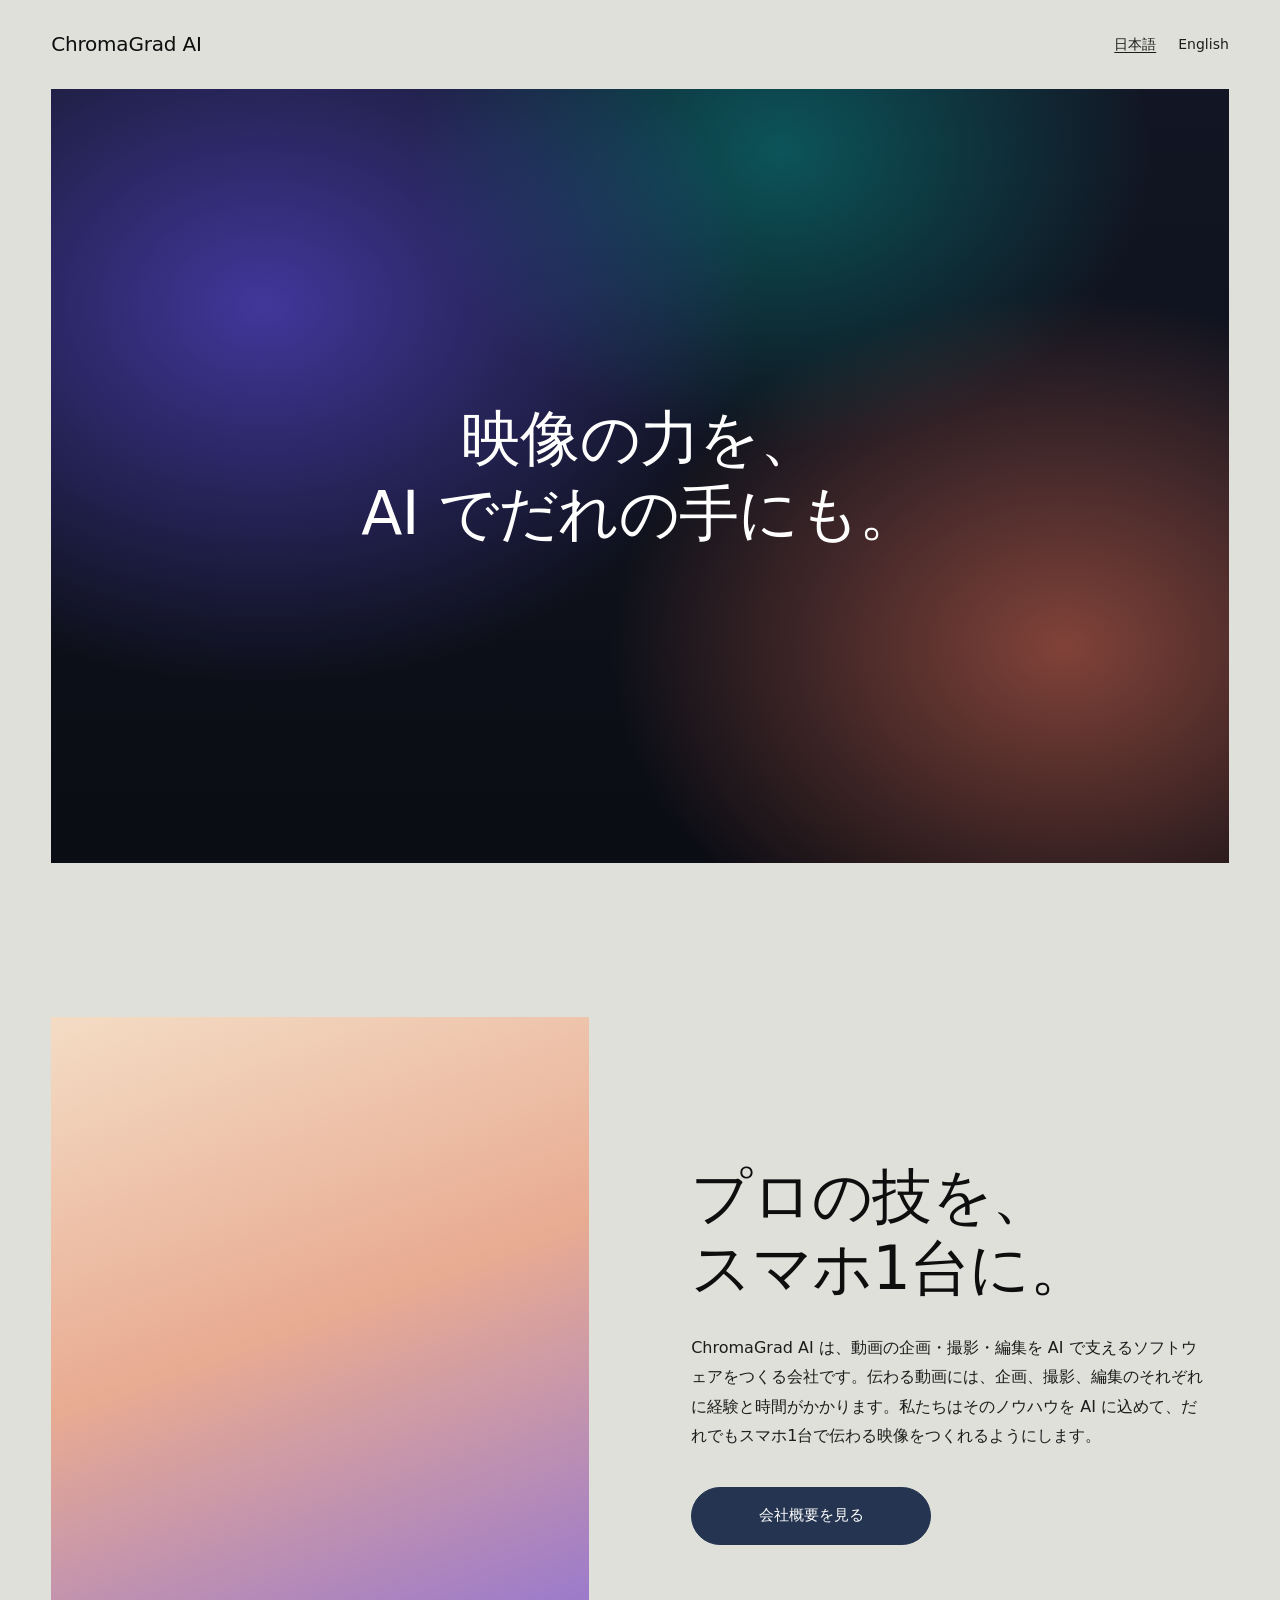
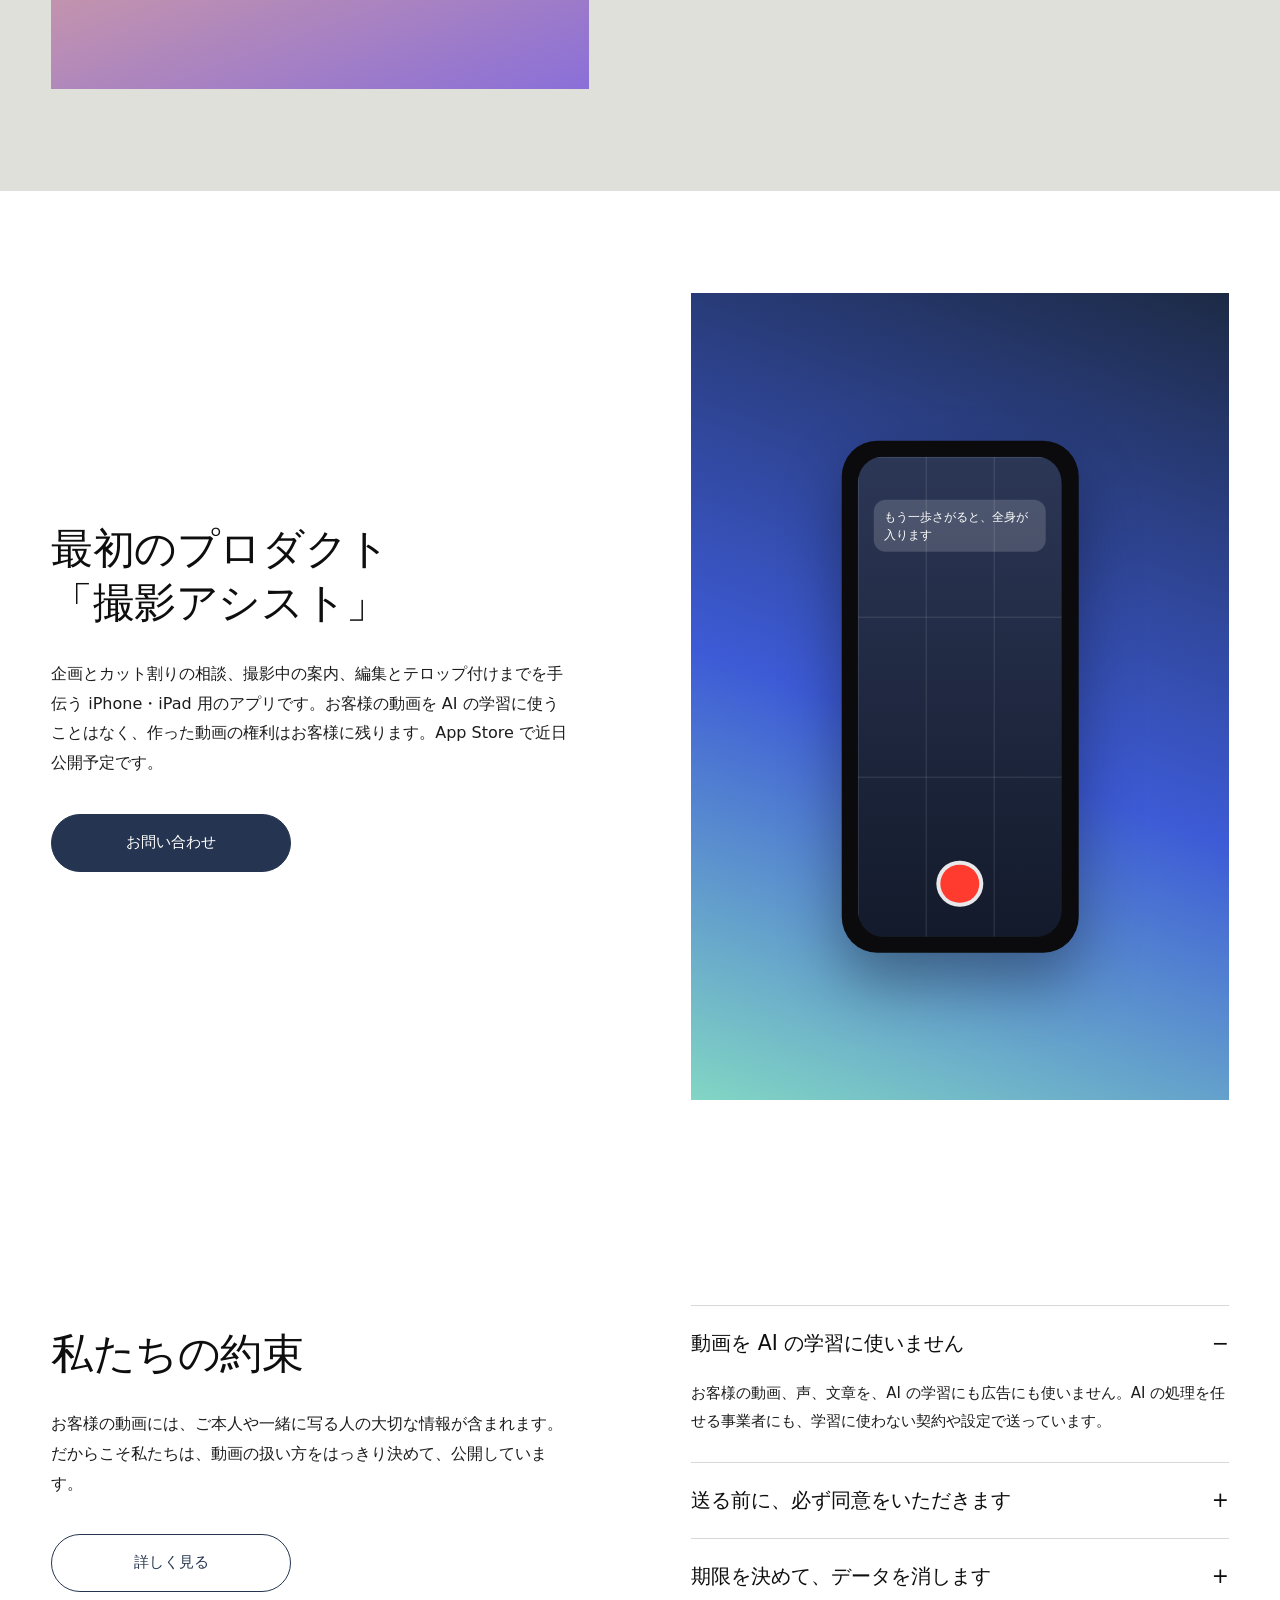
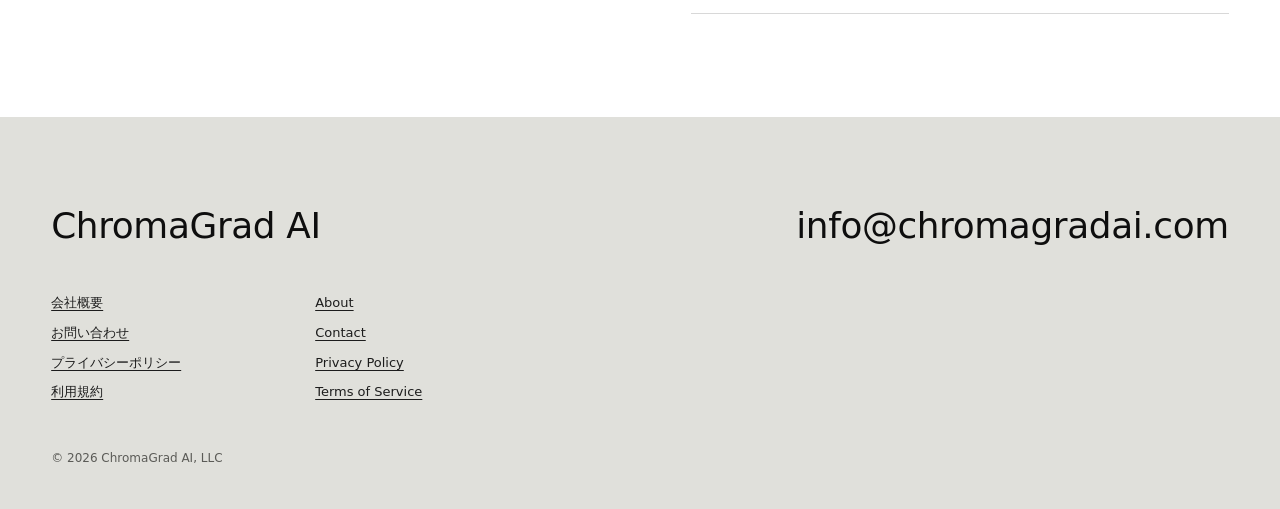
<file: docs/index.html>
<!doctype html>
<html lang="ja">
<head>
<meta charset="utf-8">
<meta name="viewport" content="width=device-width, initial-scale=1">
<title>ChromaGrad AI — 動画の企画・撮影・編集を AI で</title>
<meta name="description" content="ChromaGrad AI は、動画の企画・撮影・編集を AI で支えるソフトウェアをつくる会社です。最初のプロダクトは、iPhone・iPad 用アプリ「撮影アシスト」です。">
<link rel="canonical" href="https://chromagradai.com/">
<link rel="alternate" hreflang="ja" href="https://chromagradai.com/">
<link rel="alternate" hreflang="en" href="https://chromagradai.com/english">
<meta property="og:type" content="website">
<meta property="og:title" content="ChromaGrad AI — 動画の企画・撮影・編集を AI で">
<meta property="og:description" content="ChromaGrad AI は、動画の企画・撮影・編集を AI で支えるソフトウェアをつくる会社です。最初のプロダクトは、iPhone・iPad 用アプリ「撮影アシスト」です。">
<meta property="og:url" content="https://chromagradai.com/">
<meta property="og:locale" content="ja_JP">
<meta name="theme-color" content="#e0e0db">
<link rel="icon" href="assets/favicon.svg" type="image/svg+xml">
<link rel="stylesheet" href="assets/style.css">
</head>
<body>
<a class="skip" href="#main">本文へ移動</a>
<header class="site-header band-greige">
  <a class="logo" href="./">ChromaGrad AI</a>
  <nav class="lang" aria-label="Language"><a href="./" lang="ja" aria-current="true">日本語</a><a href="english" lang="en">English</a></nav>
</header>
<main id="main">
<section class="hero band-greige"><div class="hero-art"><h1>映像の力を、<br>AI でだれの手にも。</h1></div></section>
<section class="split band-greige">
  <div class="art art-warm" aria-hidden="true"></div>
  <div class="copy"><h2 class="display">プロの技を、<br>スマホ1台に。</h2><p>ChromaGrad AI は、動画の企画・撮影・編集を AI で支えるソフトウェアをつくる会社です。伝わる動画には、企画、撮影、編集のそれぞれに経験と時間がかかります。私たちはそのノウハウを AI に込めて、だれでもスマホ1台で伝わる映像をつくれるようにします。</p><a class="btn" href="about">会社概要を見る</a></div>
</section>
<section class="split band-white">
  <div class="copy"><h2 class="h2">最初のプロダクト<br>「撮影アシスト」</h2><p>企画とカット割りの相談、撮影中の案内、編集とテロップ付けまでを手伝う iPhone・iPad 用のアプリです。お客様の動画を AI の学習に使うことはなく、作った動画の権利はお客様に残ります。App Store で近日公開予定です。</p><a class="btn" href="contact">お問い合わせ</a></div>
  <div class="art art-cool art-tall" aria-hidden="true"><div class="phone"><div class="screen"><span class="tip">もう一歩さがると、全身が入ります</span><span class="rec"></span></div></div></div>
</section>
<section class="split band-white">
  <div class="copy"><h2 class="h2">私たちの約束</h2><p>お客様の動画には、ご本人や一緒に写る人の大切な情報が含まれます。だからこそ私たちは、動画の扱い方をはっきり決めて、公開しています。</p><a class="btn btn-outline" href="privacy">詳しく見る</a></div>
  <div class="accordion">
<details open><summary>動画を AI の学習に使いません</summary><p>お客様の動画、声、文章を、AI の学習にも広告にも使いません。AI の処理を任せる事業者にも、学習に使わない契約や設定で送っています。</p></details>
<details><summary>送る前に、必ず同意をいただきます</summary><p>動画を外部の AI に送る前に、アプリの中で同意をいただきます。同意は、いつでも取り消せます。取り消しても、端末の中だけで動く機能はそのまま使えます。</p></details>
<details><summary>期限を決めて、データを消します</summary><p>作品を消すと、サーバーにあるデータも消えます。残ったものも、最後の処理から30日で自動的に消します。作った動画の権利は、お客様に残ります。</p></details>
  </div>
</section>
</main>
<footer class="site-footer band-greige">
  <div class="foot-top"><a class="foot-logo" href="./">ChromaGrad AI</a><a class="foot-mail" href="mailto:info@chromagradai.com">info@chromagradai.com</a></div>
  <div class="foot-links">
    <ul lang="ja"><li><a href="about">会社概要</a></li><li><a href="contact">お問い合わせ</a></li><li><a href="privacy">プライバシーポリシー</a></li><li><a href="terms">利用規約</a></li></ul>
    <ul lang="en"><li><a href="about-en">About</a></li><li><a href="contact-en">Contact</a></li><li><a href="privacy-en">Privacy Policy</a></li><li><a href="terms-en">Terms of Service</a></li></ul>
  </div>
  <p class="copyright">© 2026 ChromaGrad AI, LLC</p>
</footer>
</body>
</html>
</file>
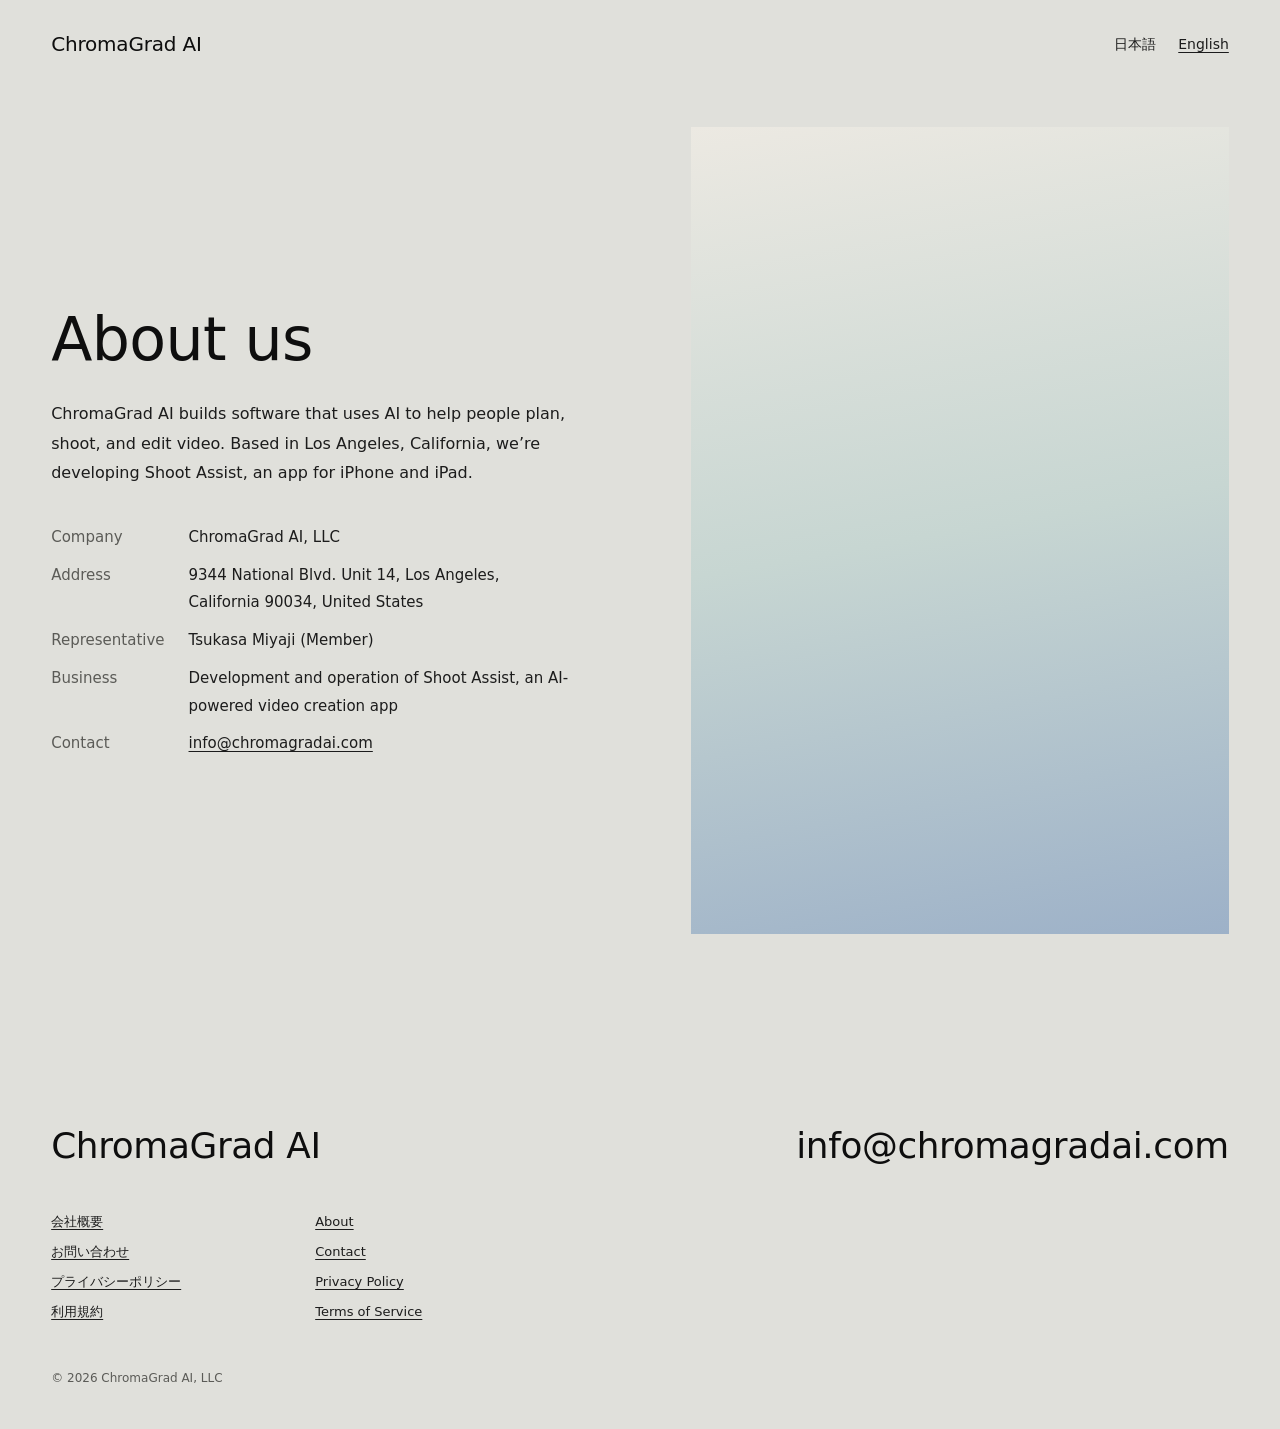
<file: docs/about-en.html>
<!doctype html>
<html lang="en">
<head>
<meta charset="utf-8">
<meta name="viewport" content="width=device-width, initial-scale=1">
<title>About us — ChromaGrad AI</title>
<meta name="description" content="About ChromaGrad AI, LLC. Based in Los Angeles, we build Shoot Assist, an iPhone and iPad app that uses AI to help people plan, shoot, and edit video.">
<link rel="canonical" href="https://chromagradai.com/about-en">
<link rel="alternate" hreflang="ja" href="https://chromagradai.com/about">
<link rel="alternate" hreflang="en" href="https://chromagradai.com/about-en">
<meta property="og:type" content="website">
<meta property="og:title" content="About us — ChromaGrad AI">
<meta property="og:description" content="About ChromaGrad AI, LLC. Based in Los Angeles, we build Shoot Assist, an iPhone and iPad app that uses AI to help people plan, shoot, and edit video.">
<meta property="og:url" content="https://chromagradai.com/about-en">
<meta property="og:locale" content="en_US">
<meta name="theme-color" content="#e0e0db">
<link rel="icon" href="assets/favicon.svg" type="image/svg+xml">
<link rel="stylesheet" href="assets/style.css">
</head>
<body>
<a class="skip" href="#main">Skip to content</a>
<header class="site-header band-greige">
  <a class="logo" href="english">ChromaGrad AI</a>
  <nav class="lang" aria-label="Language"><a href="./" lang="ja">日本語</a><a href="english" lang="en" aria-current="true">English</a></nav>
</header>
<main id="main">
<section class="page band-greige"><div class="split">
  <div class="copy"><h1>About us</h1><p>ChromaGrad AI builds software that uses AI to help people plan, shoot, and edit video. Based in Los Angeles, California, we’re developing Shoot Assist, an app for iPhone and iPad.</p><dl class="info"><dt>Company</dt><dd>ChromaGrad AI, LLC</dd><dt>Address</dt><dd>9344 National Blvd. Unit 14, Los Angeles, California 90034, United States</dd><dt>Representative</dt><dd>Tsukasa Miyaji (Member)</dd><dt>Business</dt><dd>Development and operation of Shoot Assist, an AI-powered video creation app</dd><dt>Contact</dt><dd><a href="mailto:info@chromagradai.com">info@chromagradai.com</a></dd></dl></div>
  <div class="art art-mist art-tall" aria-hidden="true"></div>
</div></section>
</main>
<footer class="site-footer band-greige">
  <div class="foot-top"><a class="foot-logo" href="./">ChromaGrad AI</a><a class="foot-mail" href="mailto:info@chromagradai.com">info@chromagradai.com</a></div>
  <div class="foot-links">
    <ul lang="ja"><li><a href="about">会社概要</a></li><li><a href="contact">お問い合わせ</a></li><li><a href="privacy">プライバシーポリシー</a></li><li><a href="terms">利用規約</a></li></ul>
    <ul lang="en"><li><a href="about-en">About</a></li><li><a href="contact-en">Contact</a></li><li><a href="privacy-en">Privacy Policy</a></li><li><a href="terms-en">Terms of Service</a></li></ul>
  </div>
  <p class="copyright">© 2026 ChromaGrad AI, LLC</p>
</footer>
</body>
</html>
</file>
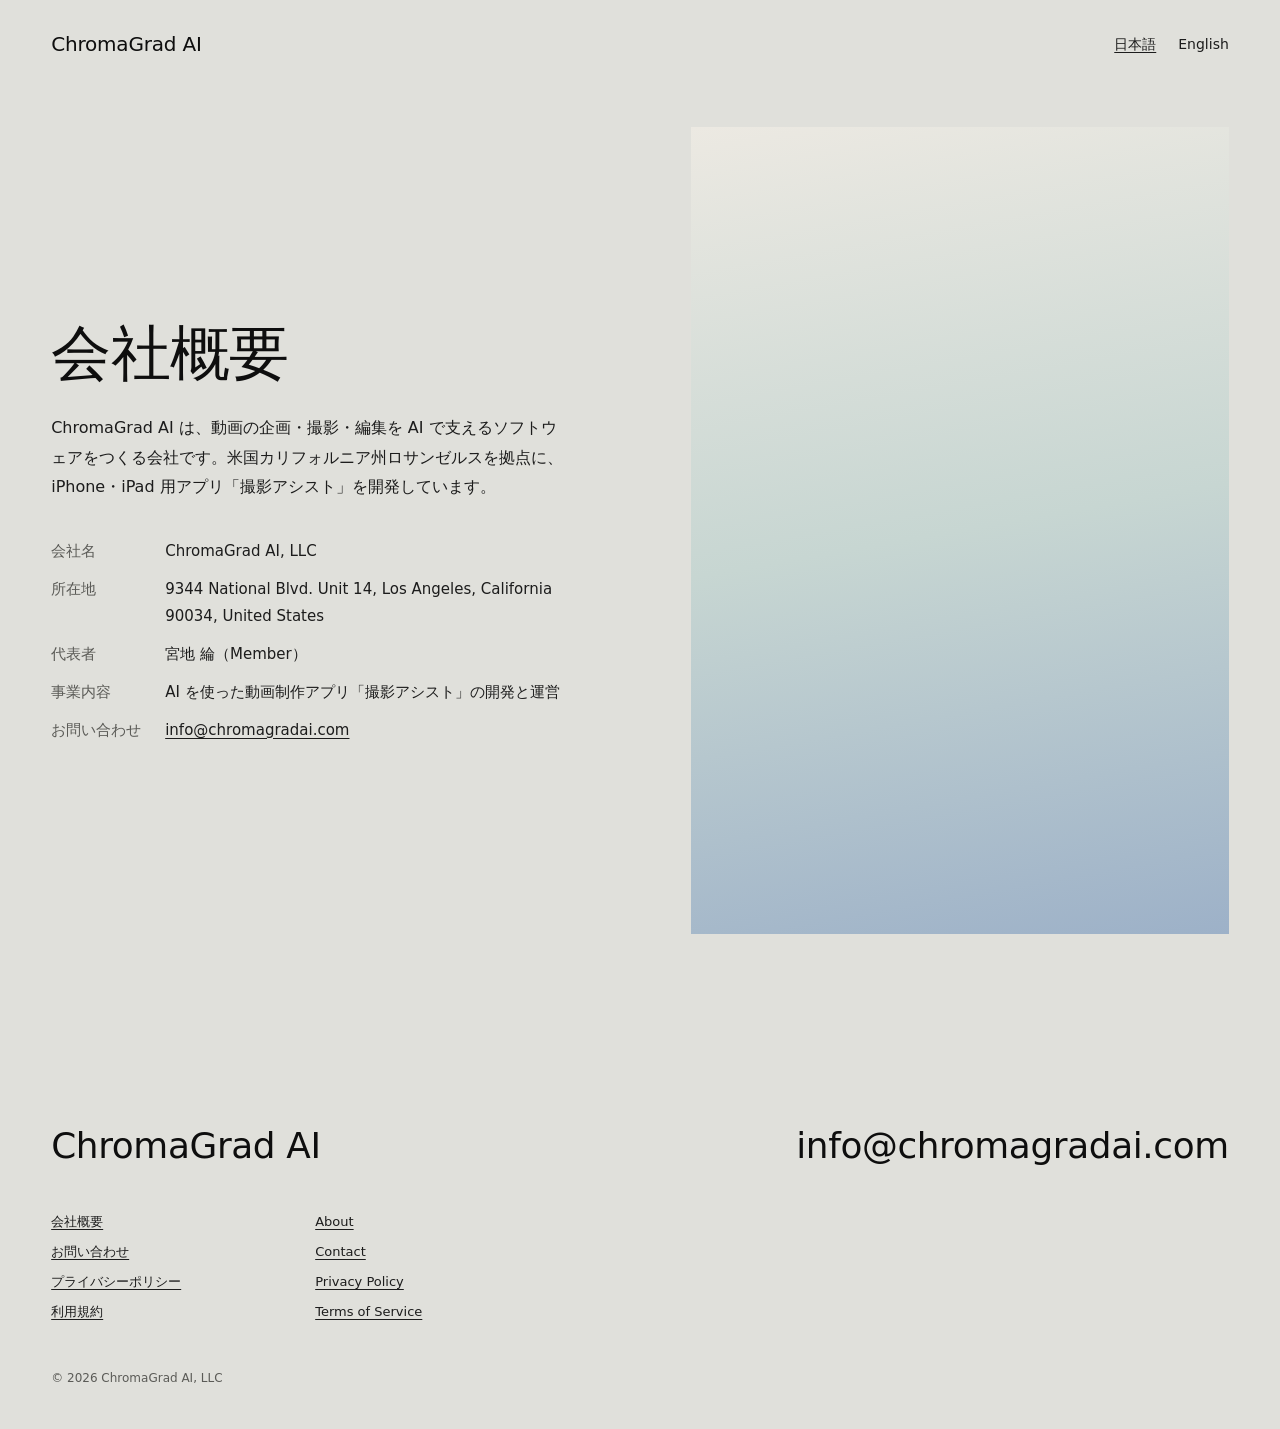
<file: docs/about.html>
<!doctype html>
<html lang="ja">
<head>
<meta charset="utf-8">
<meta name="viewport" content="width=device-width, initial-scale=1">
<title>会社概要 — ChromaGrad AI</title>
<meta name="description" content="ChromaGrad AI, LLC の会社概要です。米国ロサンゼルスを拠点に、動画の企画・撮影・編集を AI で支える iPhone・iPad 用アプリ「撮影アシスト」を開発しています。">
<link rel="canonical" href="https://chromagradai.com/about">
<link rel="alternate" hreflang="ja" href="https://chromagradai.com/about">
<link rel="alternate" hreflang="en" href="https://chromagradai.com/about-en">
<meta property="og:type" content="website">
<meta property="og:title" content="会社概要 — ChromaGrad AI">
<meta property="og:description" content="ChromaGrad AI, LLC の会社概要です。米国ロサンゼルスを拠点に、動画の企画・撮影・編集を AI で支える iPhone・iPad 用アプリ「撮影アシスト」を開発しています。">
<meta property="og:url" content="https://chromagradai.com/about">
<meta property="og:locale" content="ja_JP">
<meta name="theme-color" content="#e0e0db">
<link rel="icon" href="assets/favicon.svg" type="image/svg+xml">
<link rel="stylesheet" href="assets/style.css">
</head>
<body>
<a class="skip" href="#main">本文へ移動</a>
<header class="site-header band-greige">
  <a class="logo" href="./">ChromaGrad AI</a>
  <nav class="lang" aria-label="Language"><a href="./" lang="ja" aria-current="true">日本語</a><a href="english" lang="en">English</a></nav>
</header>
<main id="main">
<section class="page band-greige"><div class="split">
  <div class="copy"><h1>会社概要</h1><p>ChromaGrad AI は、動画の企画・撮影・編集を AI で支えるソフトウェアをつくる会社です。米国カリフォルニア州ロサンゼルスを拠点に、iPhone・iPad 用アプリ「撮影アシスト」を開発しています。</p><dl class="info"><dt>会社名</dt><dd>ChromaGrad AI, LLC</dd><dt>所在地</dt><dd>9344 National Blvd. Unit 14, Los Angeles, California 90034, United States</dd><dt>代表者</dt><dd>宮地 綸（Member）</dd><dt>事業内容</dt><dd>AI を使った動画制作アプリ「撮影アシスト」の開発と運営</dd><dt>お問い合わせ</dt><dd><a href="mailto:info@chromagradai.com">info@chromagradai.com</a></dd></dl></div>
  <div class="art art-mist art-tall" aria-hidden="true"></div>
</div></section>
</main>
<footer class="site-footer band-greige">
  <div class="foot-top"><a class="foot-logo" href="./">ChromaGrad AI</a><a class="foot-mail" href="mailto:info@chromagradai.com">info@chromagradai.com</a></div>
  <div class="foot-links">
    <ul lang="ja"><li><a href="about">会社概要</a></li><li><a href="contact">お問い合わせ</a></li><li><a href="privacy">プライバシーポリシー</a></li><li><a href="terms">利用規約</a></li></ul>
    <ul lang="en"><li><a href="about-en">About</a></li><li><a href="contact-en">Contact</a></li><li><a href="privacy-en">Privacy Policy</a></li><li><a href="terms-en">Terms of Service</a></li></ul>
  </div>
  <p class="copyright">© 2026 ChromaGrad AI, LLC</p>
</footer>
</body>
</html>
</file>
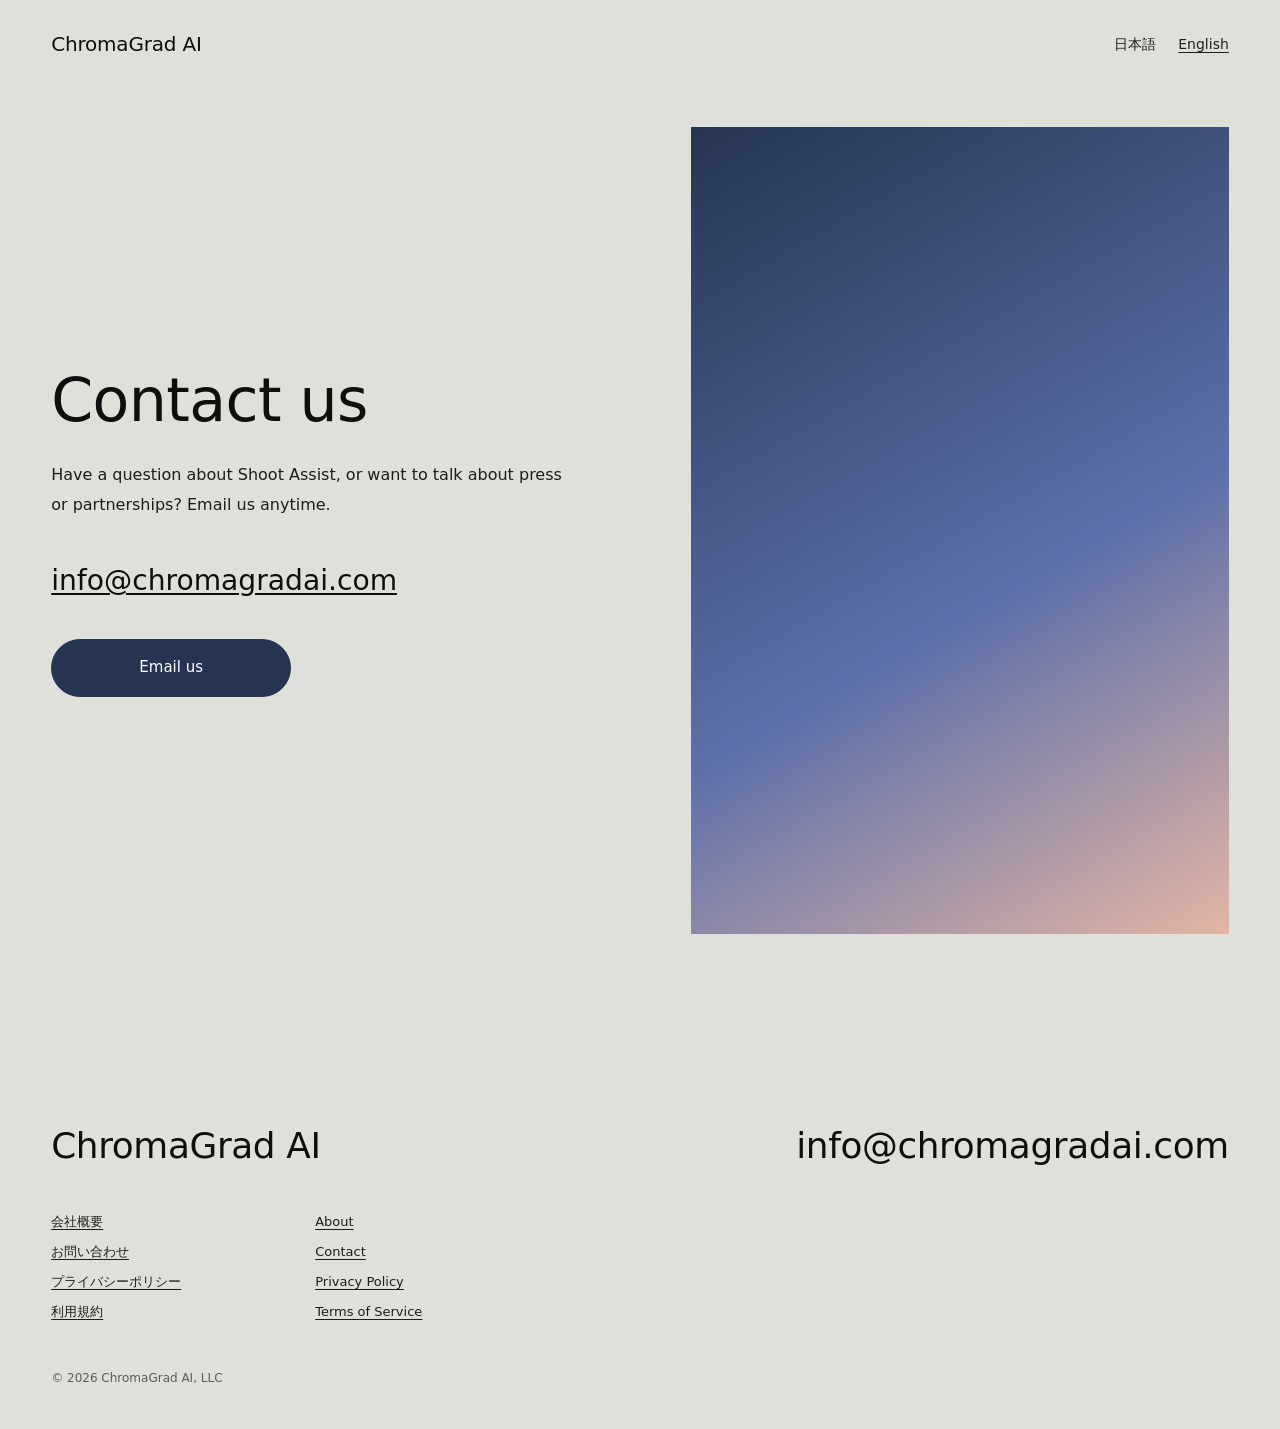
<file: docs/contact-en.html>
<!doctype html>
<html lang="en">
<head>
<meta charset="utf-8">
<meta name="viewport" content="width=device-width, initial-scale=1">
<title>Contact us — ChromaGrad AI</title>
<meta name="description" content="Questions about Shoot Assist, press inquiries, or partnership ideas? Get in touch with ChromaGrad AI by email.">
<link rel="canonical" href="https://chromagradai.com/contact-en">
<link rel="alternate" hreflang="ja" href="https://chromagradai.com/contact">
<link rel="alternate" hreflang="en" href="https://chromagradai.com/contact-en">
<meta property="og:type" content="website">
<meta property="og:title" content="Contact us — ChromaGrad AI">
<meta property="og:description" content="Questions about Shoot Assist, press inquiries, or partnership ideas? Get in touch with ChromaGrad AI by email.">
<meta property="og:url" content="https://chromagradai.com/contact-en">
<meta property="og:locale" content="en_US">
<meta name="theme-color" content="#e0e0db">
<link rel="icon" href="assets/favicon.svg" type="image/svg+xml">
<link rel="stylesheet" href="assets/style.css">
</head>
<body>
<a class="skip" href="#main">Skip to content</a>
<header class="site-header band-greige">
  <a class="logo" href="english">ChromaGrad AI</a>
  <nav class="lang" aria-label="Language"><a href="./" lang="ja">日本語</a><a href="english" lang="en" aria-current="true">English</a></nav>
</header>
<main id="main">
<section class="page band-greige"><div class="split">
  <div class="copy"><h1>Contact us</h1><p>Have a question about Shoot Assist, or want to talk about press or partnerships? Email us anytime.</p><a class="mail-big" href="mailto:info@chromagradai.com">info@chromagradai.com</a><br><a class="btn" href="mailto:info@chromagradai.com">Email us</a></div>
  <div class="art art-dusk art-tall" aria-hidden="true"></div>
</div></section>
</main>
<footer class="site-footer band-greige">
  <div class="foot-top"><a class="foot-logo" href="./">ChromaGrad AI</a><a class="foot-mail" href="mailto:info@chromagradai.com">info@chromagradai.com</a></div>
  <div class="foot-links">
    <ul lang="ja"><li><a href="about">会社概要</a></li><li><a href="contact">お問い合わせ</a></li><li><a href="privacy">プライバシーポリシー</a></li><li><a href="terms">利用規約</a></li></ul>
    <ul lang="en"><li><a href="about-en">About</a></li><li><a href="contact-en">Contact</a></li><li><a href="privacy-en">Privacy Policy</a></li><li><a href="terms-en">Terms of Service</a></li></ul>
  </div>
  <p class="copyright">© 2026 ChromaGrad AI, LLC</p>
</footer>
</body>
</html>
</file>
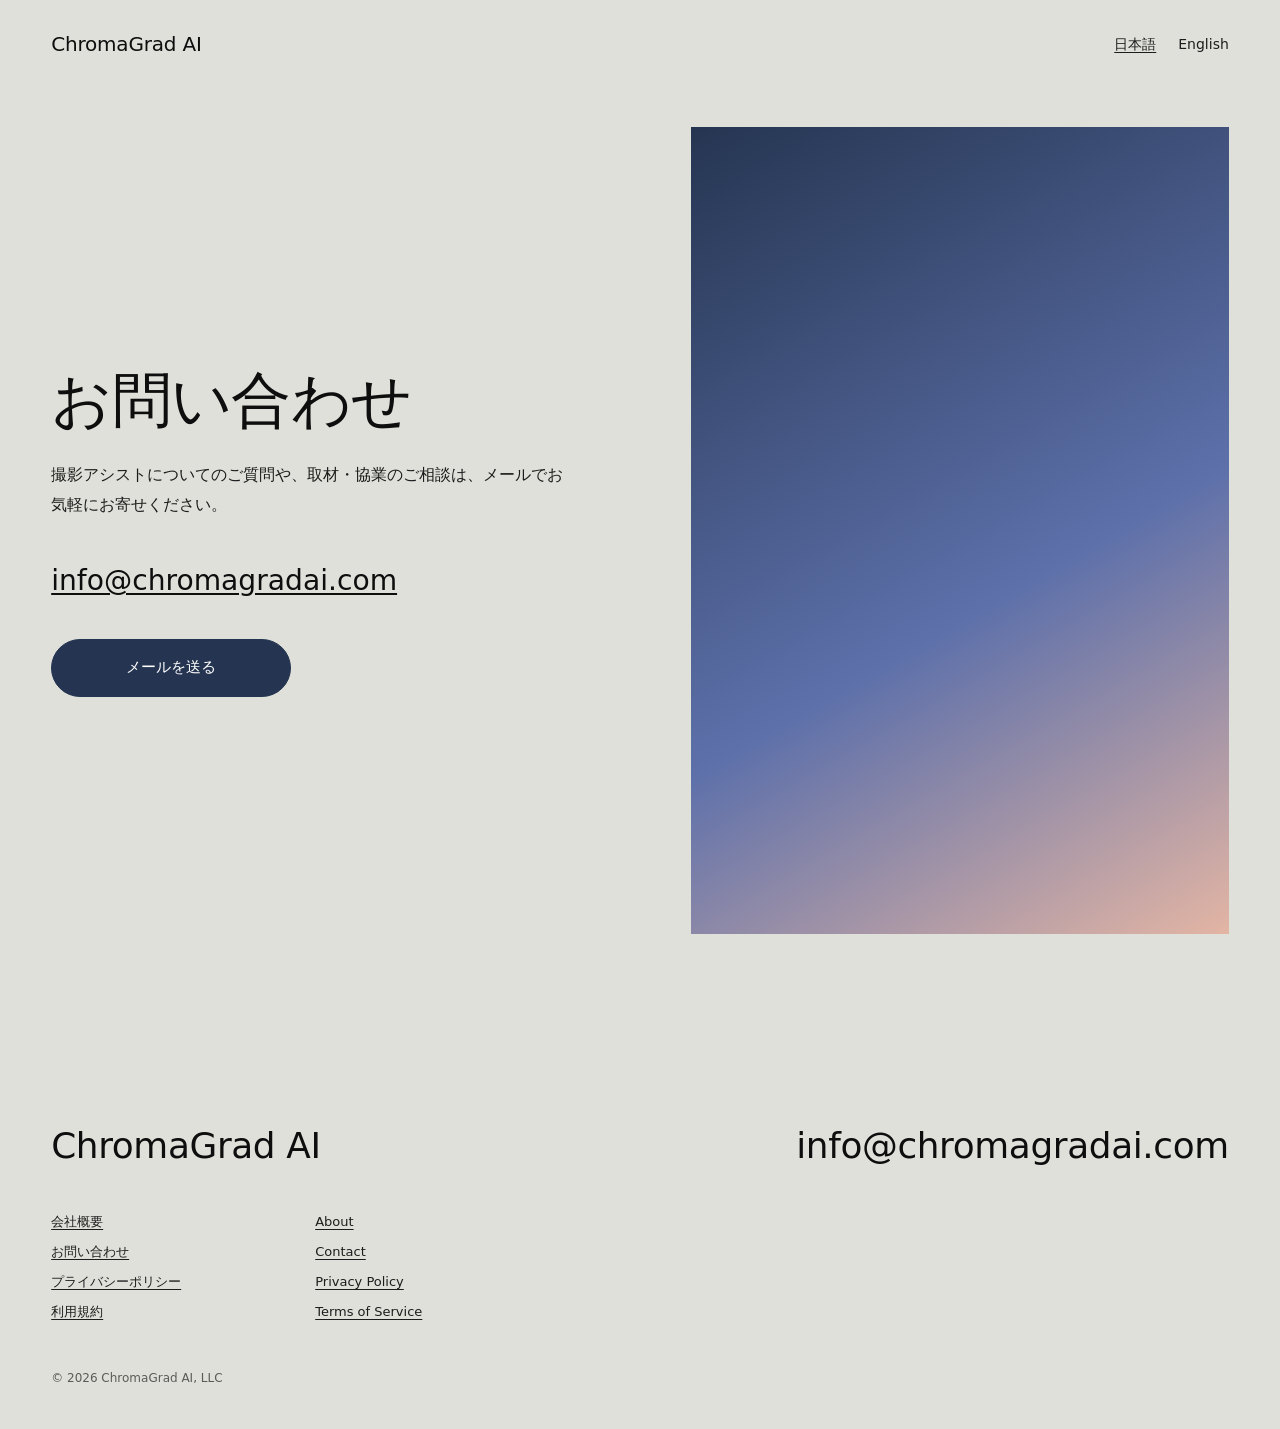
<file: docs/contact.html>
<!doctype html>
<html lang="ja">
<head>
<meta charset="utf-8">
<meta name="viewport" content="width=device-width, initial-scale=1">
<title>お問い合わせ — ChromaGrad AI</title>
<meta name="description" content="撮影アシストについてのご質問や、取材・協業のご相談は、こちらのメールアドレスへお寄せください。">
<link rel="canonical" href="https://chromagradai.com/contact">
<link rel="alternate" hreflang="ja" href="https://chromagradai.com/contact">
<link rel="alternate" hreflang="en" href="https://chromagradai.com/contact-en">
<meta property="og:type" content="website">
<meta property="og:title" content="お問い合わせ — ChromaGrad AI">
<meta property="og:description" content="撮影アシストについてのご質問や、取材・協業のご相談は、こちらのメールアドレスへお寄せください。">
<meta property="og:url" content="https://chromagradai.com/contact">
<meta property="og:locale" content="ja_JP">
<meta name="theme-color" content="#e0e0db">
<link rel="icon" href="assets/favicon.svg" type="image/svg+xml">
<link rel="stylesheet" href="assets/style.css">
</head>
<body>
<a class="skip" href="#main">本文へ移動</a>
<header class="site-header band-greige">
  <a class="logo" href="./">ChromaGrad AI</a>
  <nav class="lang" aria-label="Language"><a href="./" lang="ja" aria-current="true">日本語</a><a href="english" lang="en">English</a></nav>
</header>
<main id="main">
<section class="page band-greige"><div class="split">
  <div class="copy"><h1>お問い合わせ</h1><p>撮影アシストについてのご質問や、取材・協業のご相談は、メールでお気軽にお寄せください。</p><a class="mail-big" href="mailto:info@chromagradai.com">info@chromagradai.com</a><br><a class="btn" href="mailto:info@chromagradai.com">メールを送る</a></div>
  <div class="art art-dusk art-tall" aria-hidden="true"></div>
</div></section>
</main>
<footer class="site-footer band-greige">
  <div class="foot-top"><a class="foot-logo" href="./">ChromaGrad AI</a><a class="foot-mail" href="mailto:info@chromagradai.com">info@chromagradai.com</a></div>
  <div class="foot-links">
    <ul lang="ja"><li><a href="about">会社概要</a></li><li><a href="contact">お問い合わせ</a></li><li><a href="privacy">プライバシーポリシー</a></li><li><a href="terms">利用規約</a></li></ul>
    <ul lang="en"><li><a href="about-en">About</a></li><li><a href="contact-en">Contact</a></li><li><a href="privacy-en">Privacy Policy</a></li><li><a href="terms-en">Terms of Service</a></li></ul>
  </div>
  <p class="copyright">© 2026 ChromaGrad AI, LLC</p>
</footer>
</body>
</html>
</file>
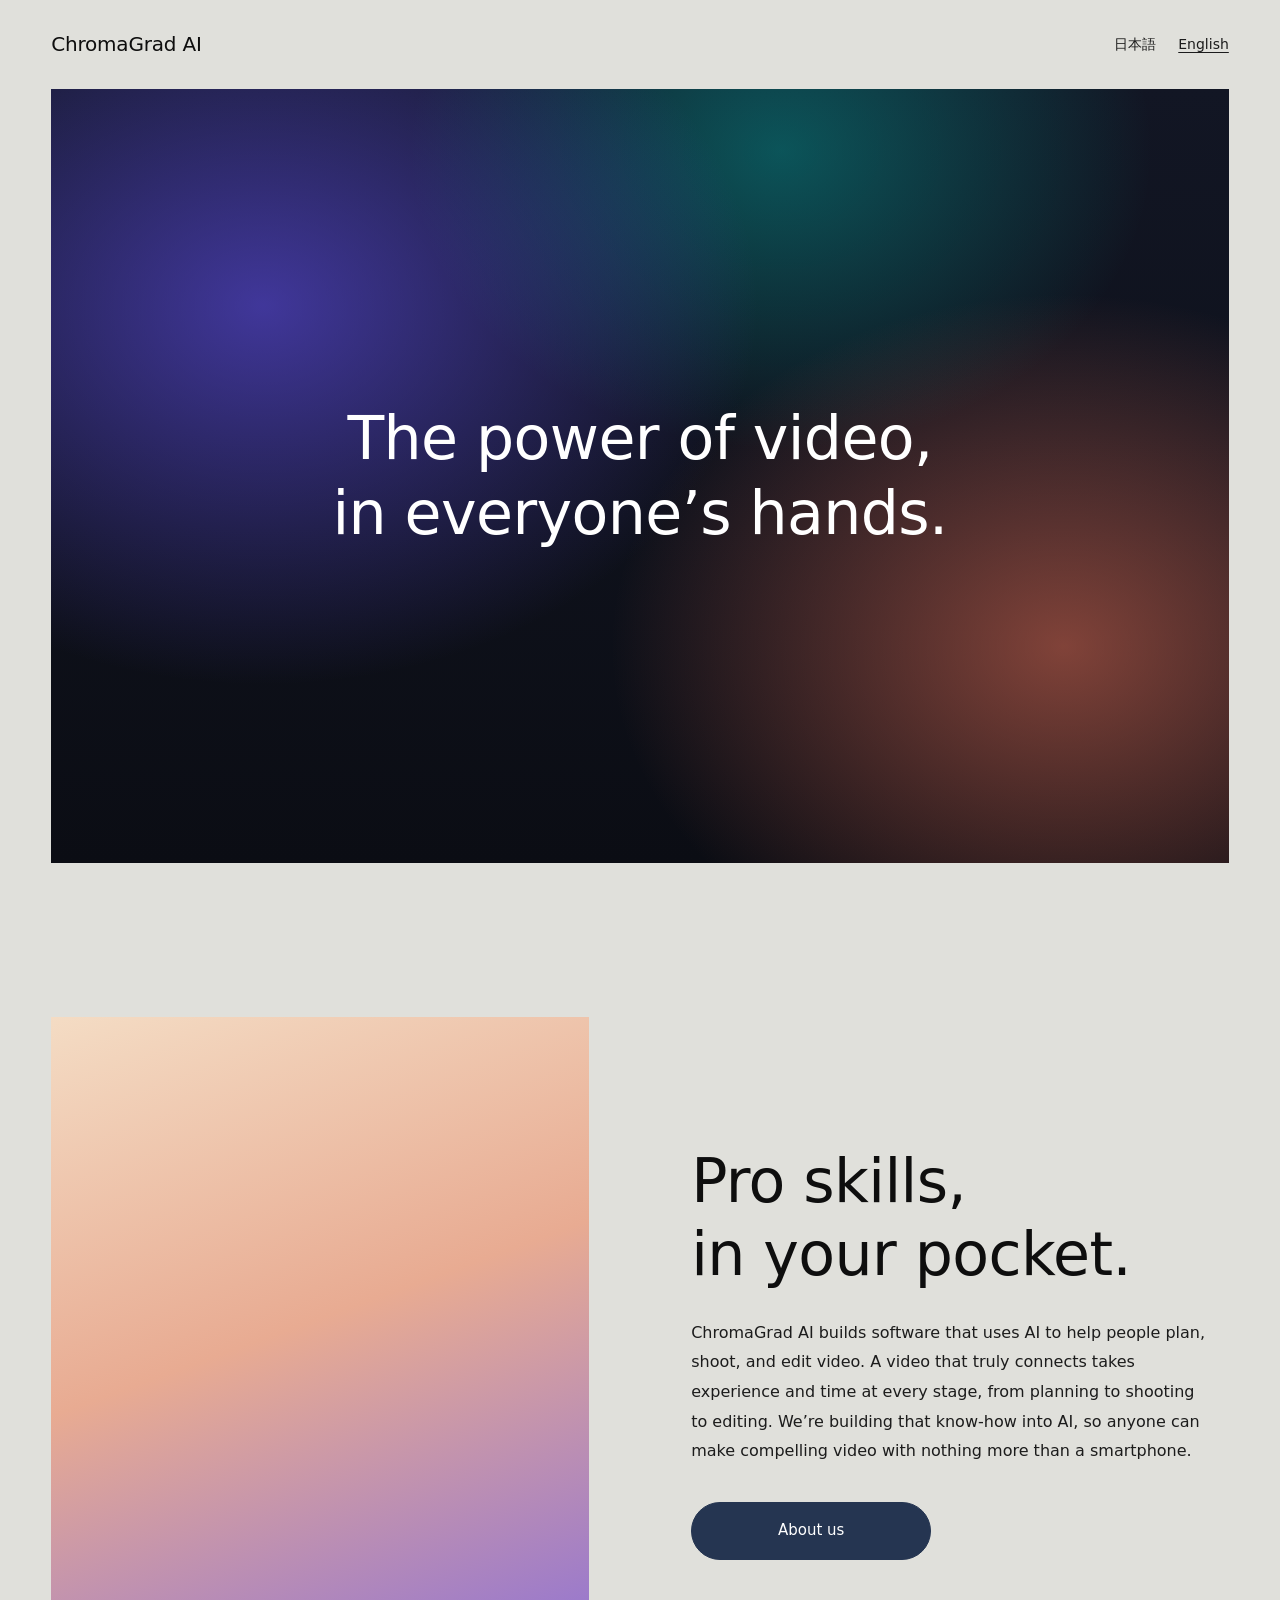
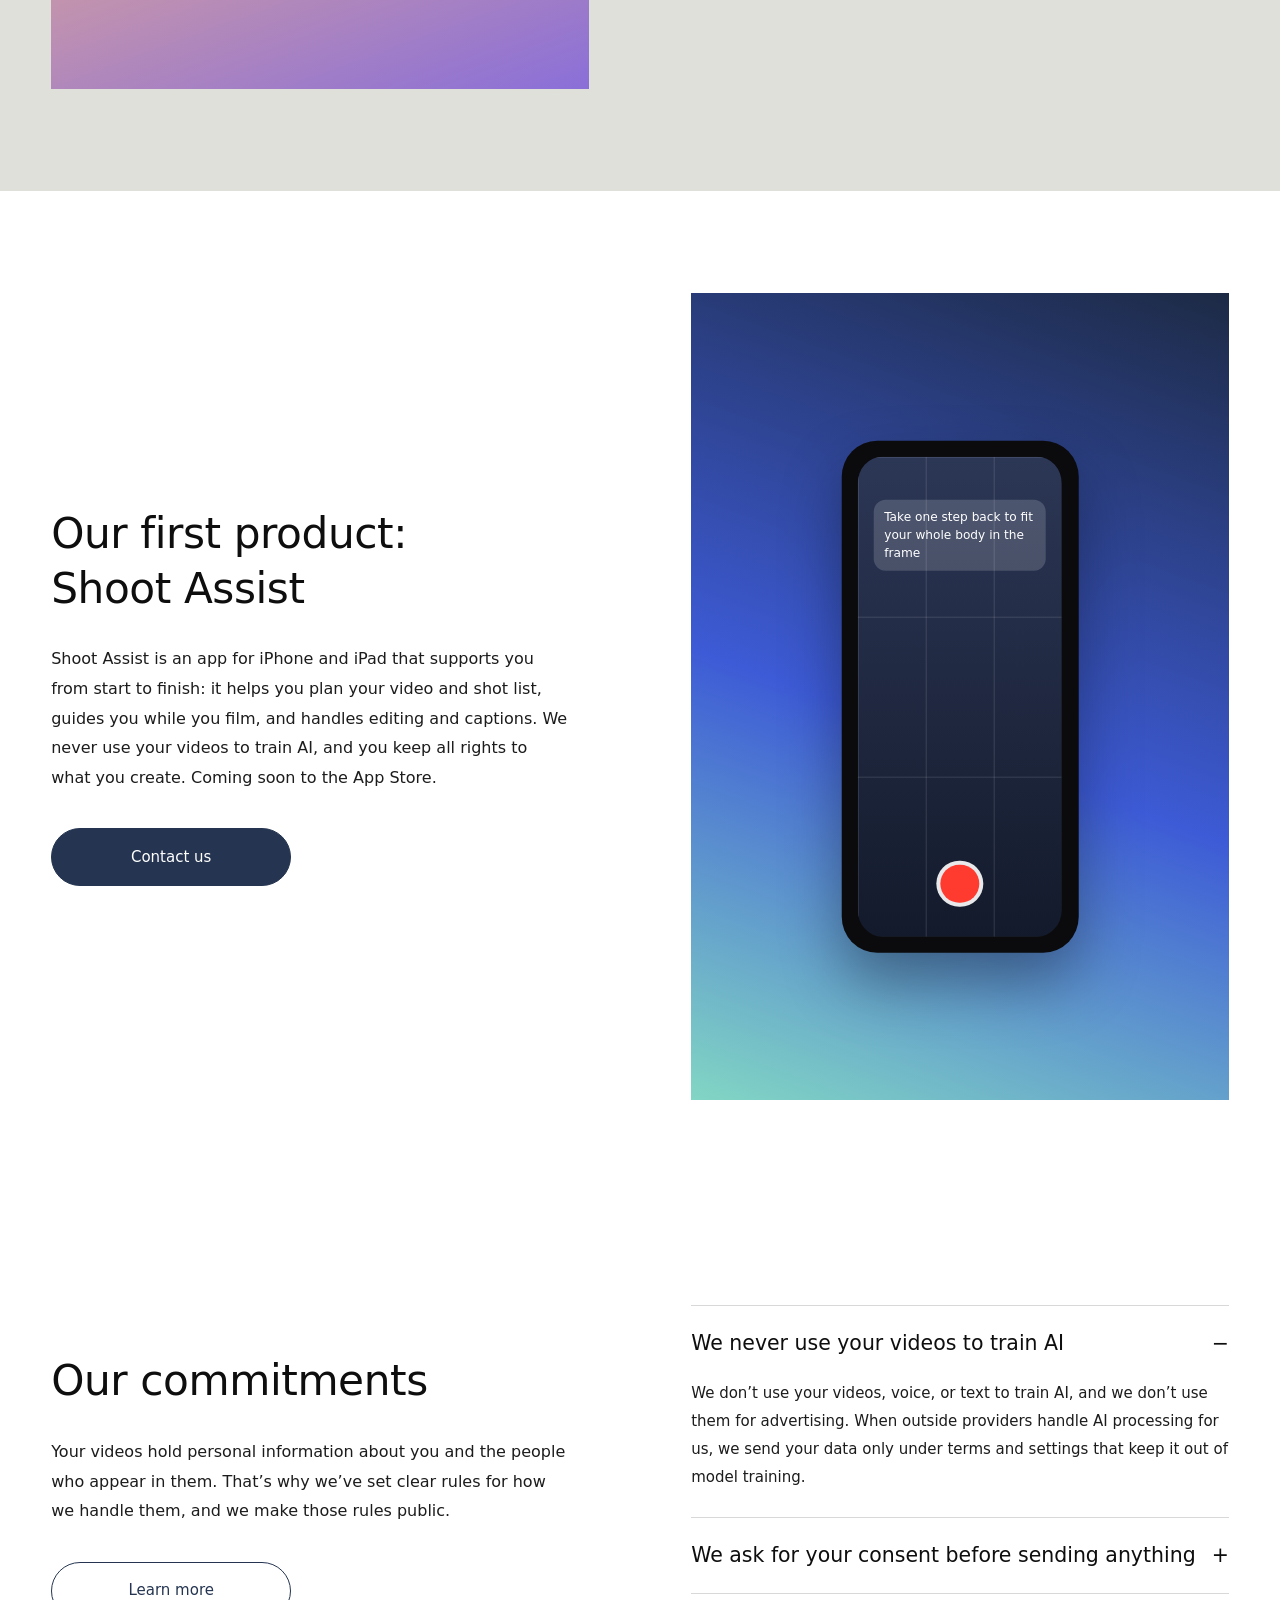
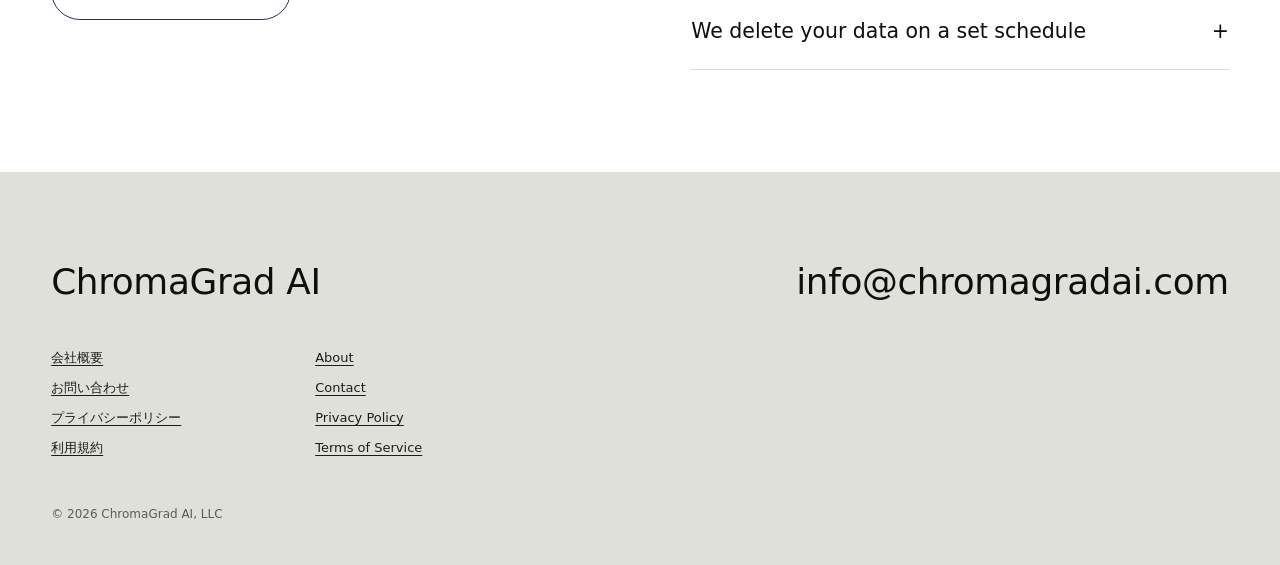
<file: docs/english.html>
<!doctype html>
<html lang="en">
<head>
<meta charset="utf-8">
<meta name="viewport" content="width=device-width, initial-scale=1">
<title>AI for planning, shooting, and editing video — ChromaGrad AI</title>
<meta name="description" content="ChromaGrad AI builds software that helps anyone plan, shoot, and edit video with AI. Our first product is Shoot Assist, an app for iPhone and iPad.">
<link rel="canonical" href="https://chromagradai.com/english">
<link rel="alternate" hreflang="ja" href="https://chromagradai.com/">
<link rel="alternate" hreflang="en" href="https://chromagradai.com/english">
<meta property="og:type" content="website">
<meta property="og:title" content="AI for planning, shooting, and editing video — ChromaGrad AI">
<meta property="og:description" content="ChromaGrad AI builds software that helps anyone plan, shoot, and edit video with AI. Our first product is Shoot Assist, an app for iPhone and iPad.">
<meta property="og:url" content="https://chromagradai.com/english">
<meta property="og:locale" content="en_US">
<meta name="theme-color" content="#e0e0db">
<link rel="icon" href="assets/favicon.svg" type="image/svg+xml">
<link rel="stylesheet" href="assets/style.css">
</head>
<body>
<a class="skip" href="#main">Skip to content</a>
<header class="site-header band-greige">
  <a class="logo" href="english">ChromaGrad AI</a>
  <nav class="lang" aria-label="Language"><a href="./" lang="ja">日本語</a><a href="english" lang="en" aria-current="true">English</a></nav>
</header>
<main id="main">
<section class="hero band-greige"><div class="hero-art"><h1>The power of video,<br>in everyone’s hands.</h1></div></section>
<section class="split band-greige">
  <div class="art art-warm" aria-hidden="true"></div>
  <div class="copy"><h2 class="display">Pro skills,<br>in your pocket.</h2><p>ChromaGrad AI builds software that uses AI to help people plan, shoot, and edit video. A video that truly connects takes experience and time at every stage, from planning to shooting to editing. We’re building that know-how into AI, so anyone can make compelling video with nothing more than a smartphone.</p><a class="btn" href="about-en">About us</a></div>
</section>
<section class="split band-white">
  <div class="copy"><h2 class="h2">Our first product:<br>Shoot Assist</h2><p>Shoot Assist is an app for iPhone and iPad that supports you from start to finish: it helps you plan your video and shot list, guides you while you film, and handles editing and captions. We never use your videos to train AI, and you keep all rights to what you create. Coming soon to the App Store.</p><a class="btn" href="contact-en">Contact us</a></div>
  <div class="art art-cool art-tall" aria-hidden="true"><div class="phone"><div class="screen"><span class="tip">Take one step back to fit your whole body in the frame</span><span class="rec"></span></div></div></div>
</section>
<section class="split band-white">
  <div class="copy"><h2 class="h2">Our commitments</h2><p>Your videos hold personal information about you and the people who appear in them. That’s why we’ve set clear rules for how we handle them, and we make those rules public.</p><a class="btn btn-outline" href="privacy-en">Learn more</a></div>
  <div class="accordion">
<details open><summary>We never use your videos to train AI</summary><p>We don’t use your videos, voice, or text to train AI, and we don’t use them for advertising. When outside providers handle AI processing for us, we send your data only under terms and settings that keep it out of model training.</p></details>
<details><summary>We ask for your consent before sending anything</summary><p>Before any video is sent to an outside AI service, we ask for your consent in the app. You can withdraw it at any time, and features that run entirely on your device will keep working.</p></details>
<details><summary>We delete your data on a set schedule</summary><p>When you delete a project, its data is deleted from our servers too. Anything left behind is deleted automatically 30 days after it was last processed. You keep all rights to the videos you create.</p></details>
  </div>
</section>
</main>
<footer class="site-footer band-greige">
  <div class="foot-top"><a class="foot-logo" href="./">ChromaGrad AI</a><a class="foot-mail" href="mailto:info@chromagradai.com">info@chromagradai.com</a></div>
  <div class="foot-links">
    <ul lang="ja"><li><a href="about">会社概要</a></li><li><a href="contact">お問い合わせ</a></li><li><a href="privacy">プライバシーポリシー</a></li><li><a href="terms">利用規約</a></li></ul>
    <ul lang="en"><li><a href="about-en">About</a></li><li><a href="contact-en">Contact</a></li><li><a href="privacy-en">Privacy Policy</a></li><li><a href="terms-en">Terms of Service</a></li></ul>
  </div>
  <p class="copyright">© 2026 ChromaGrad AI, LLC</p>
</footer>
</body>
</html>
</file>
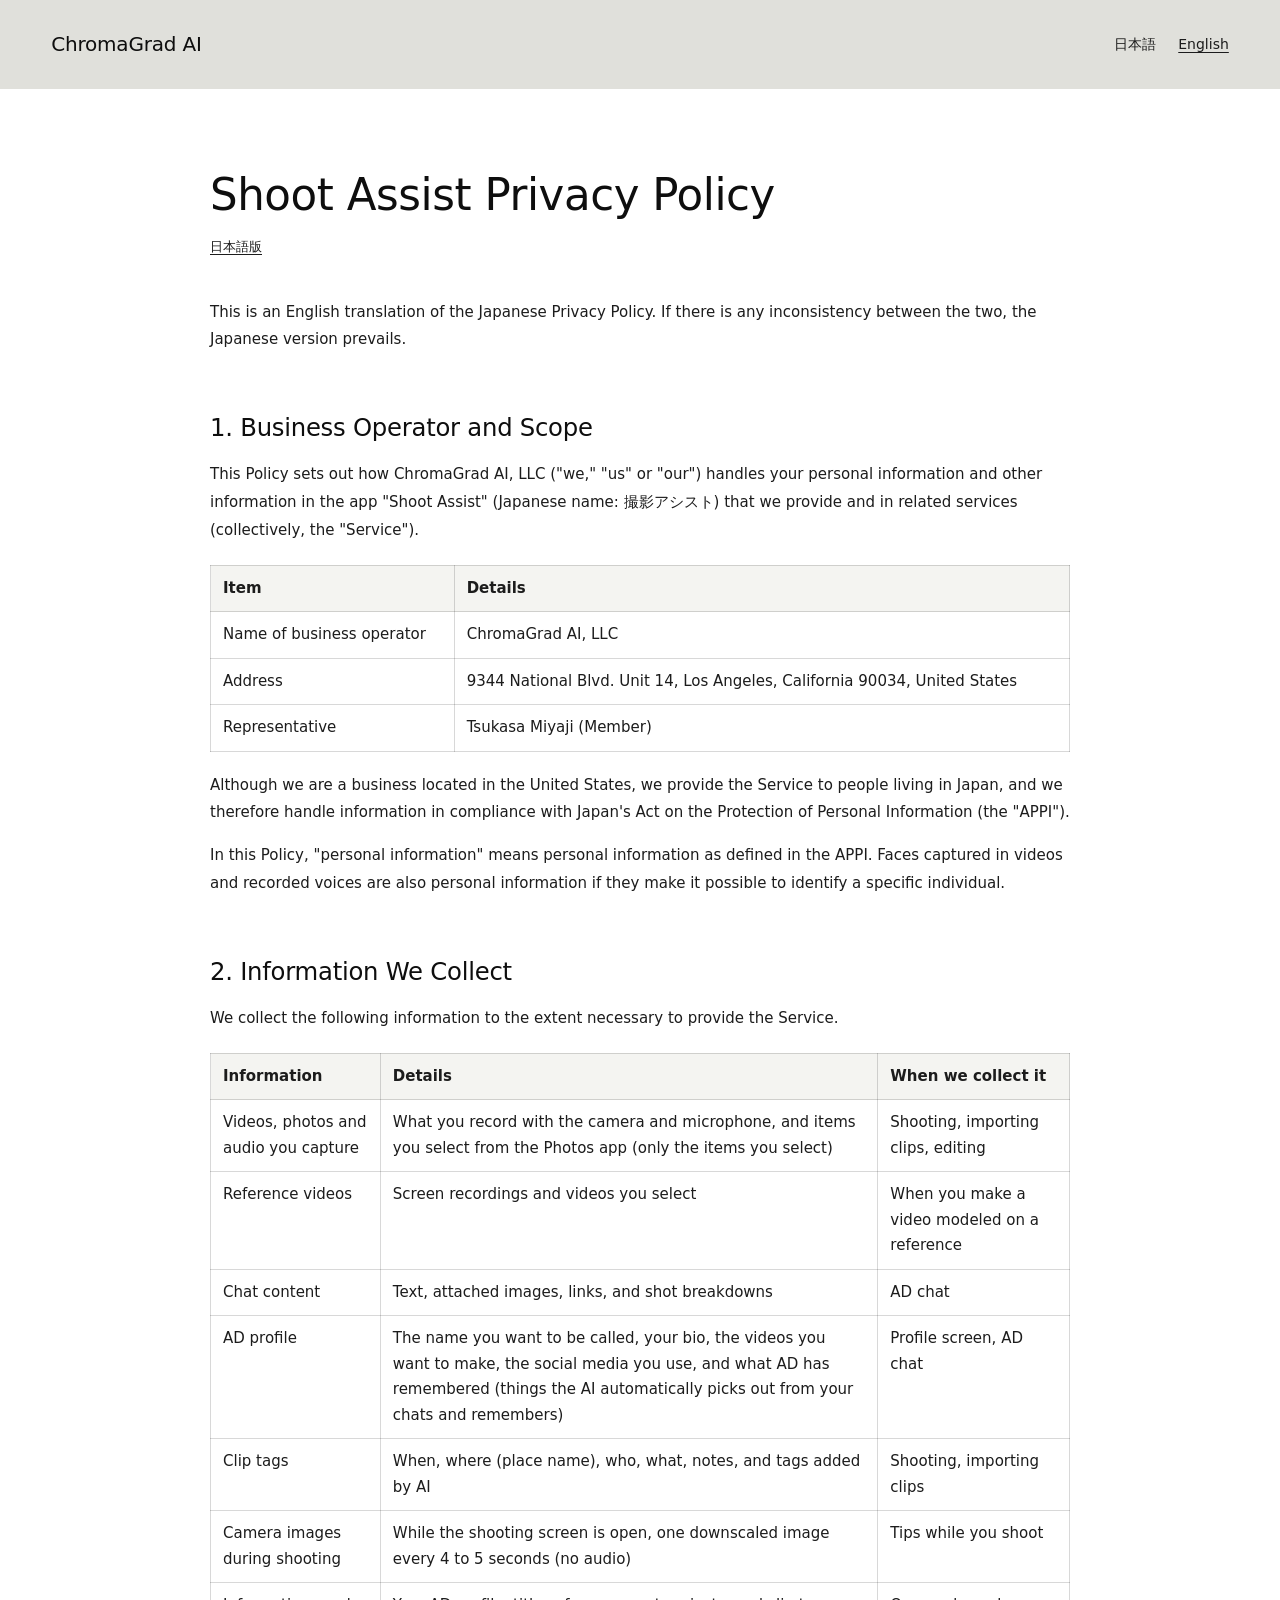
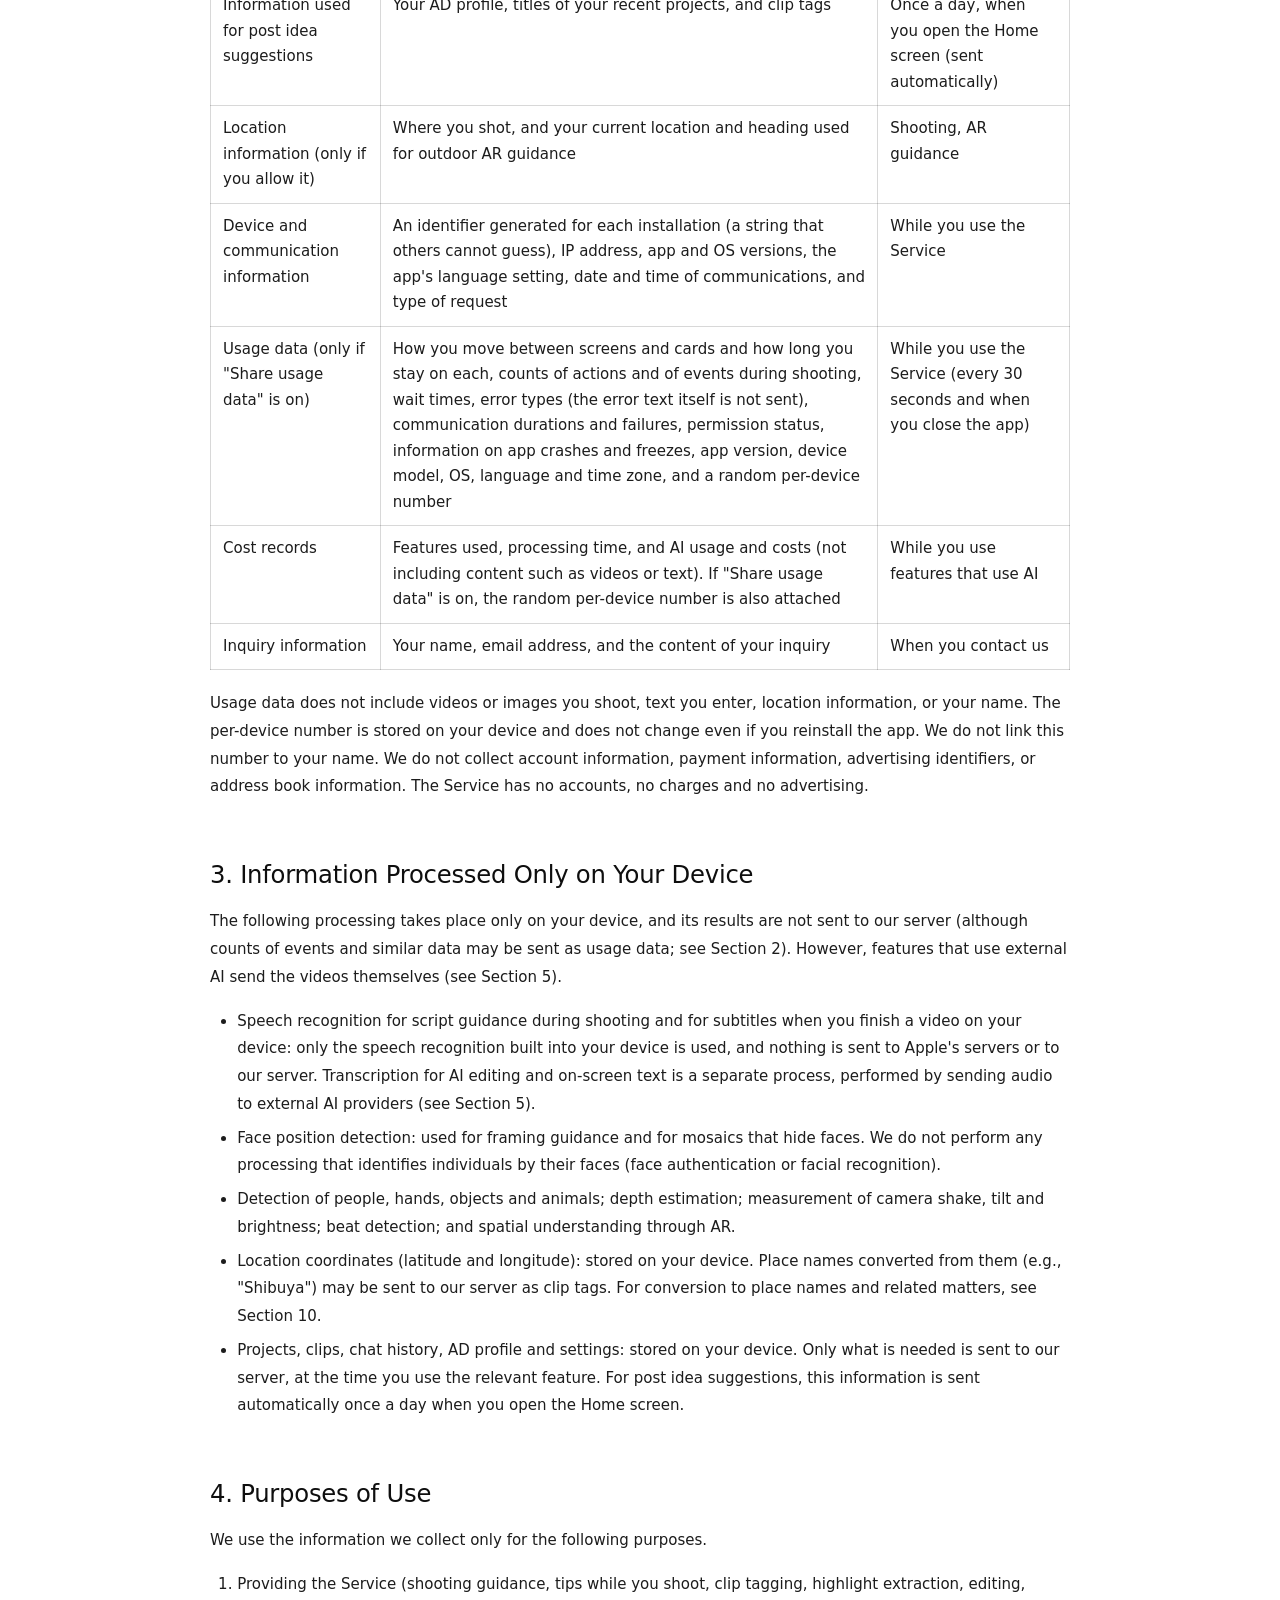
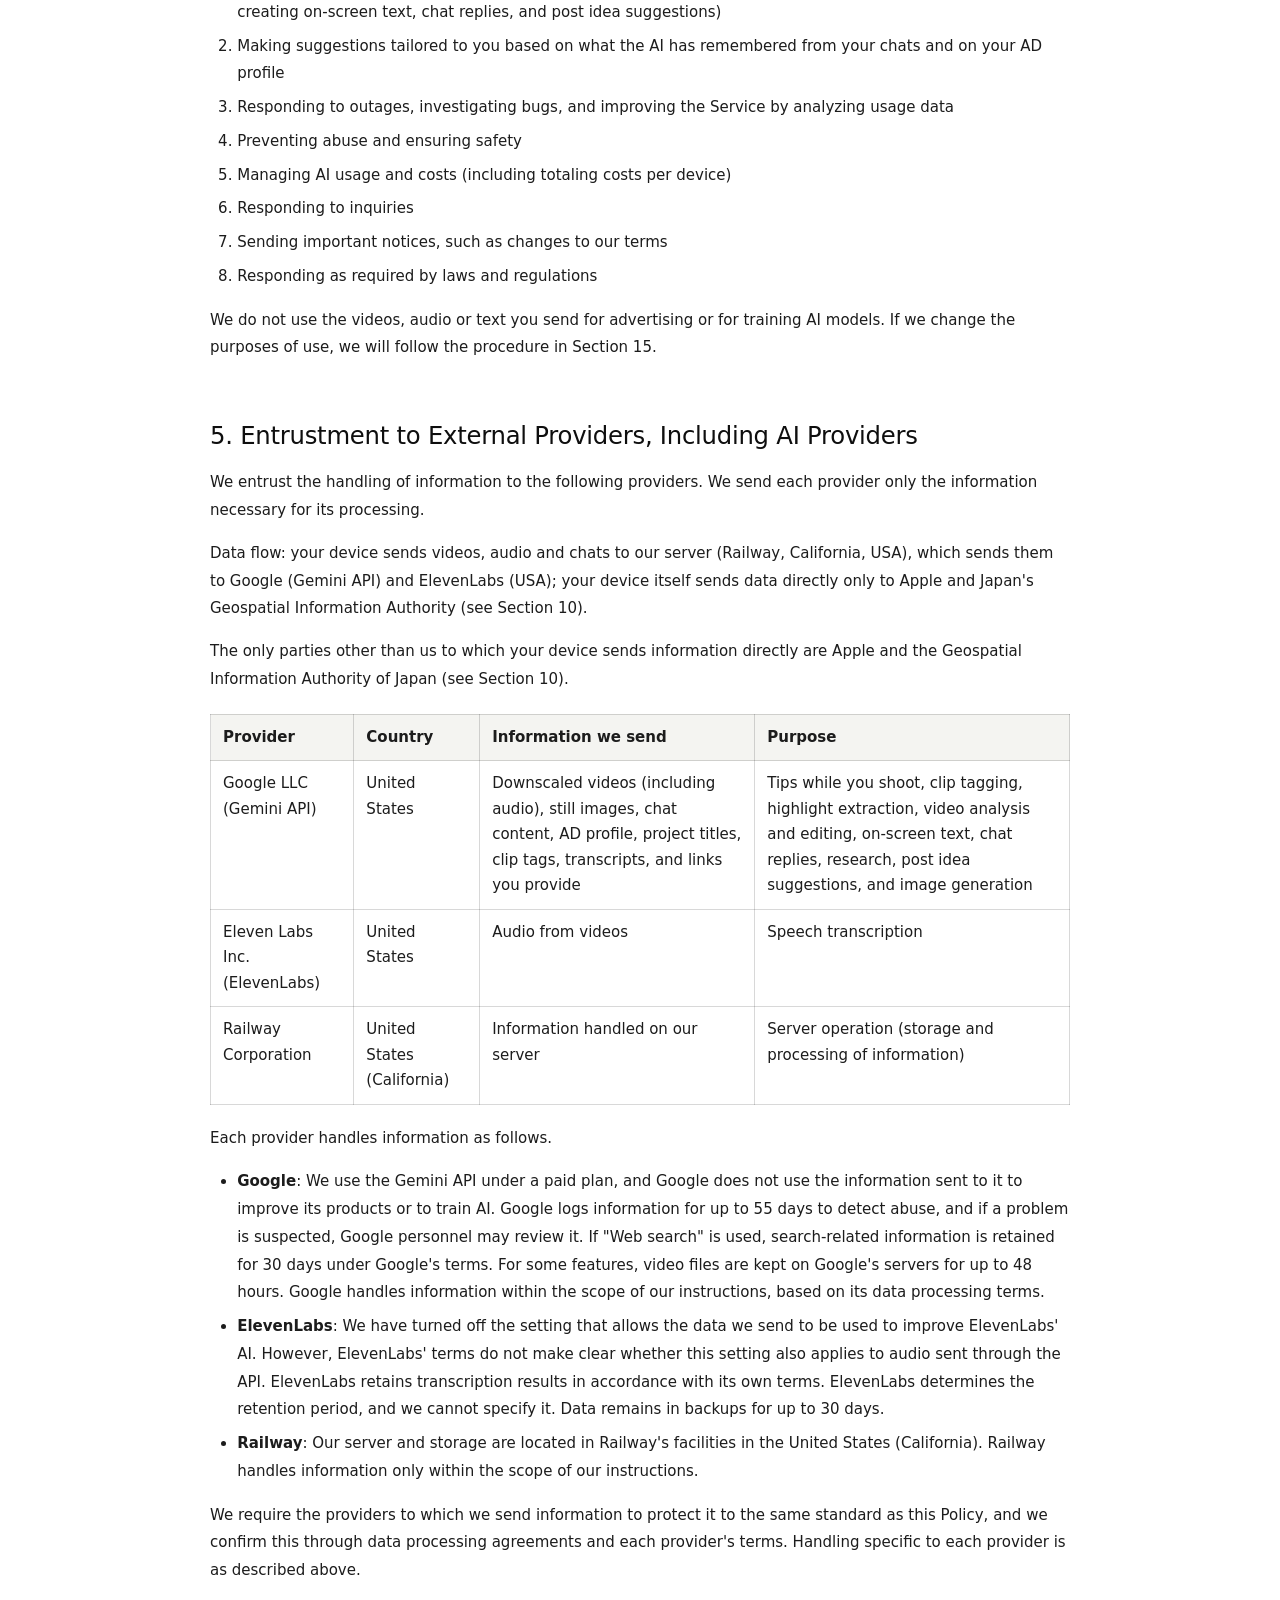
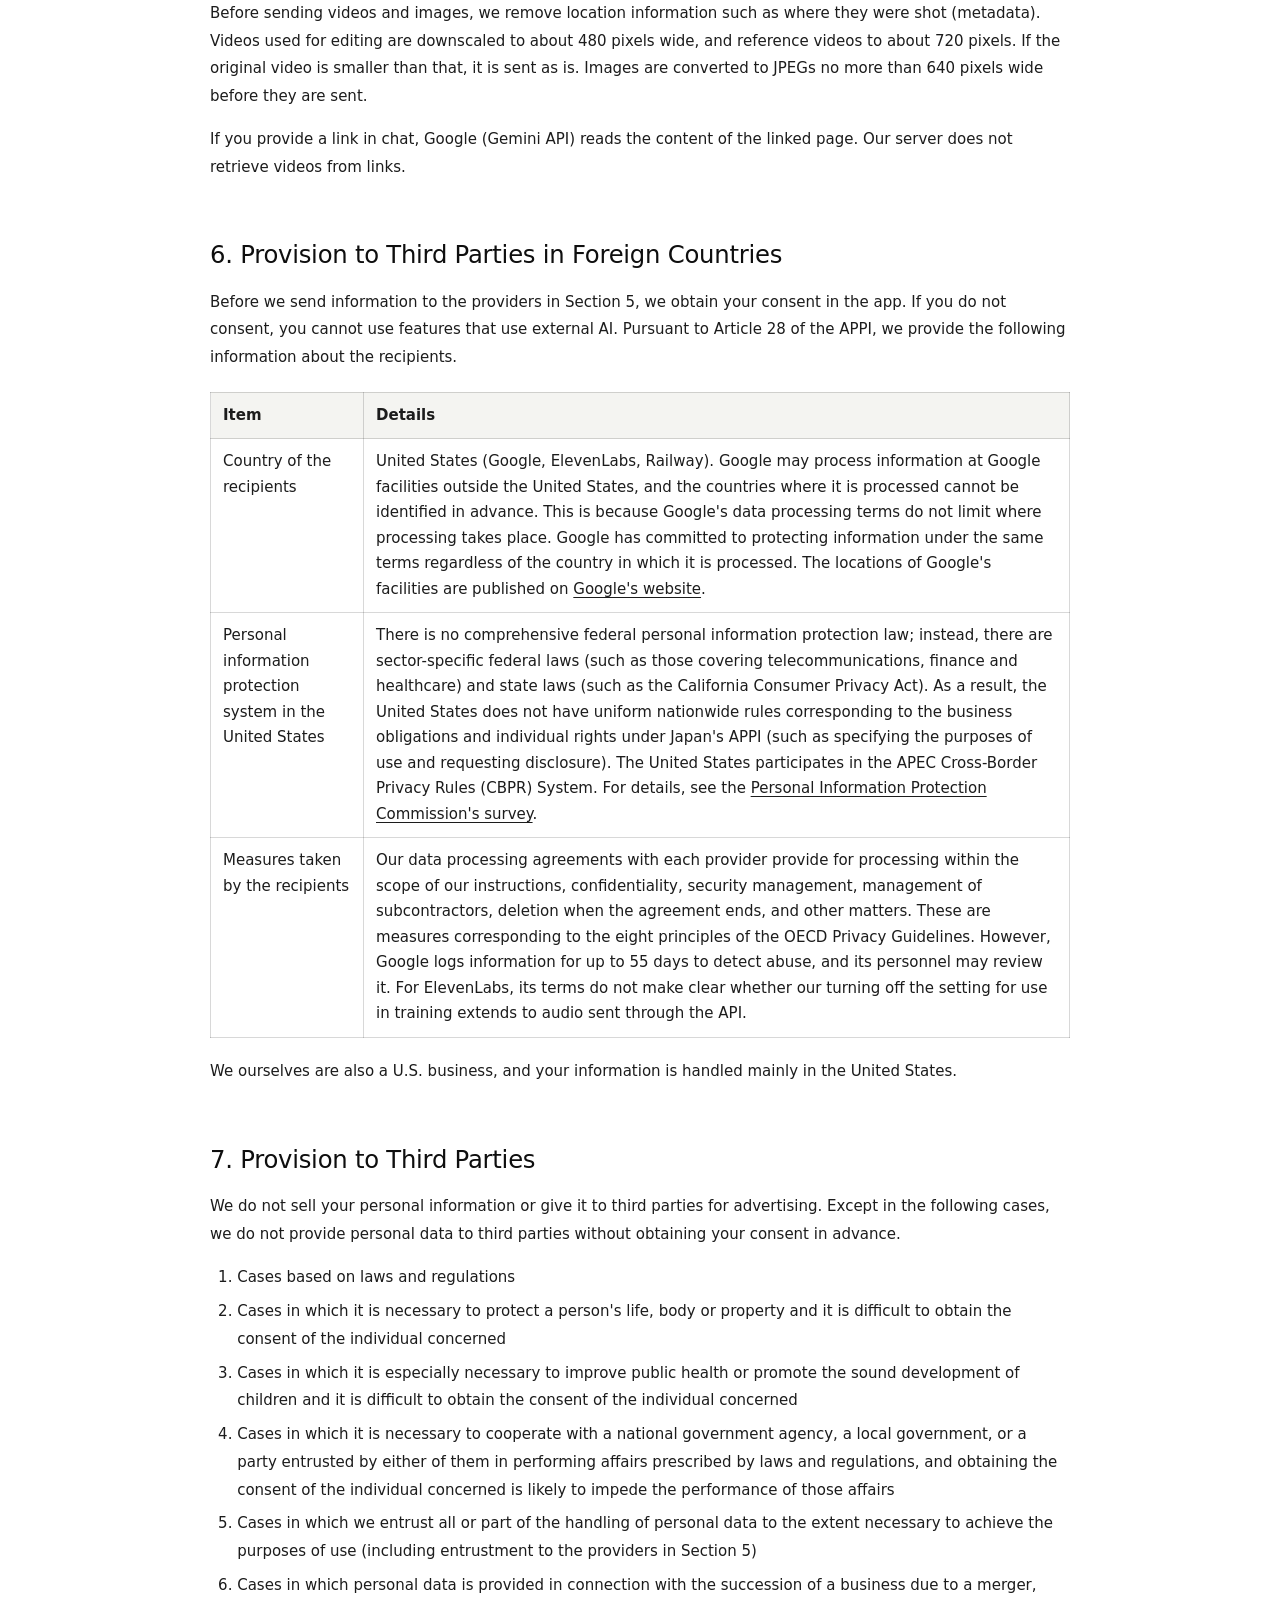
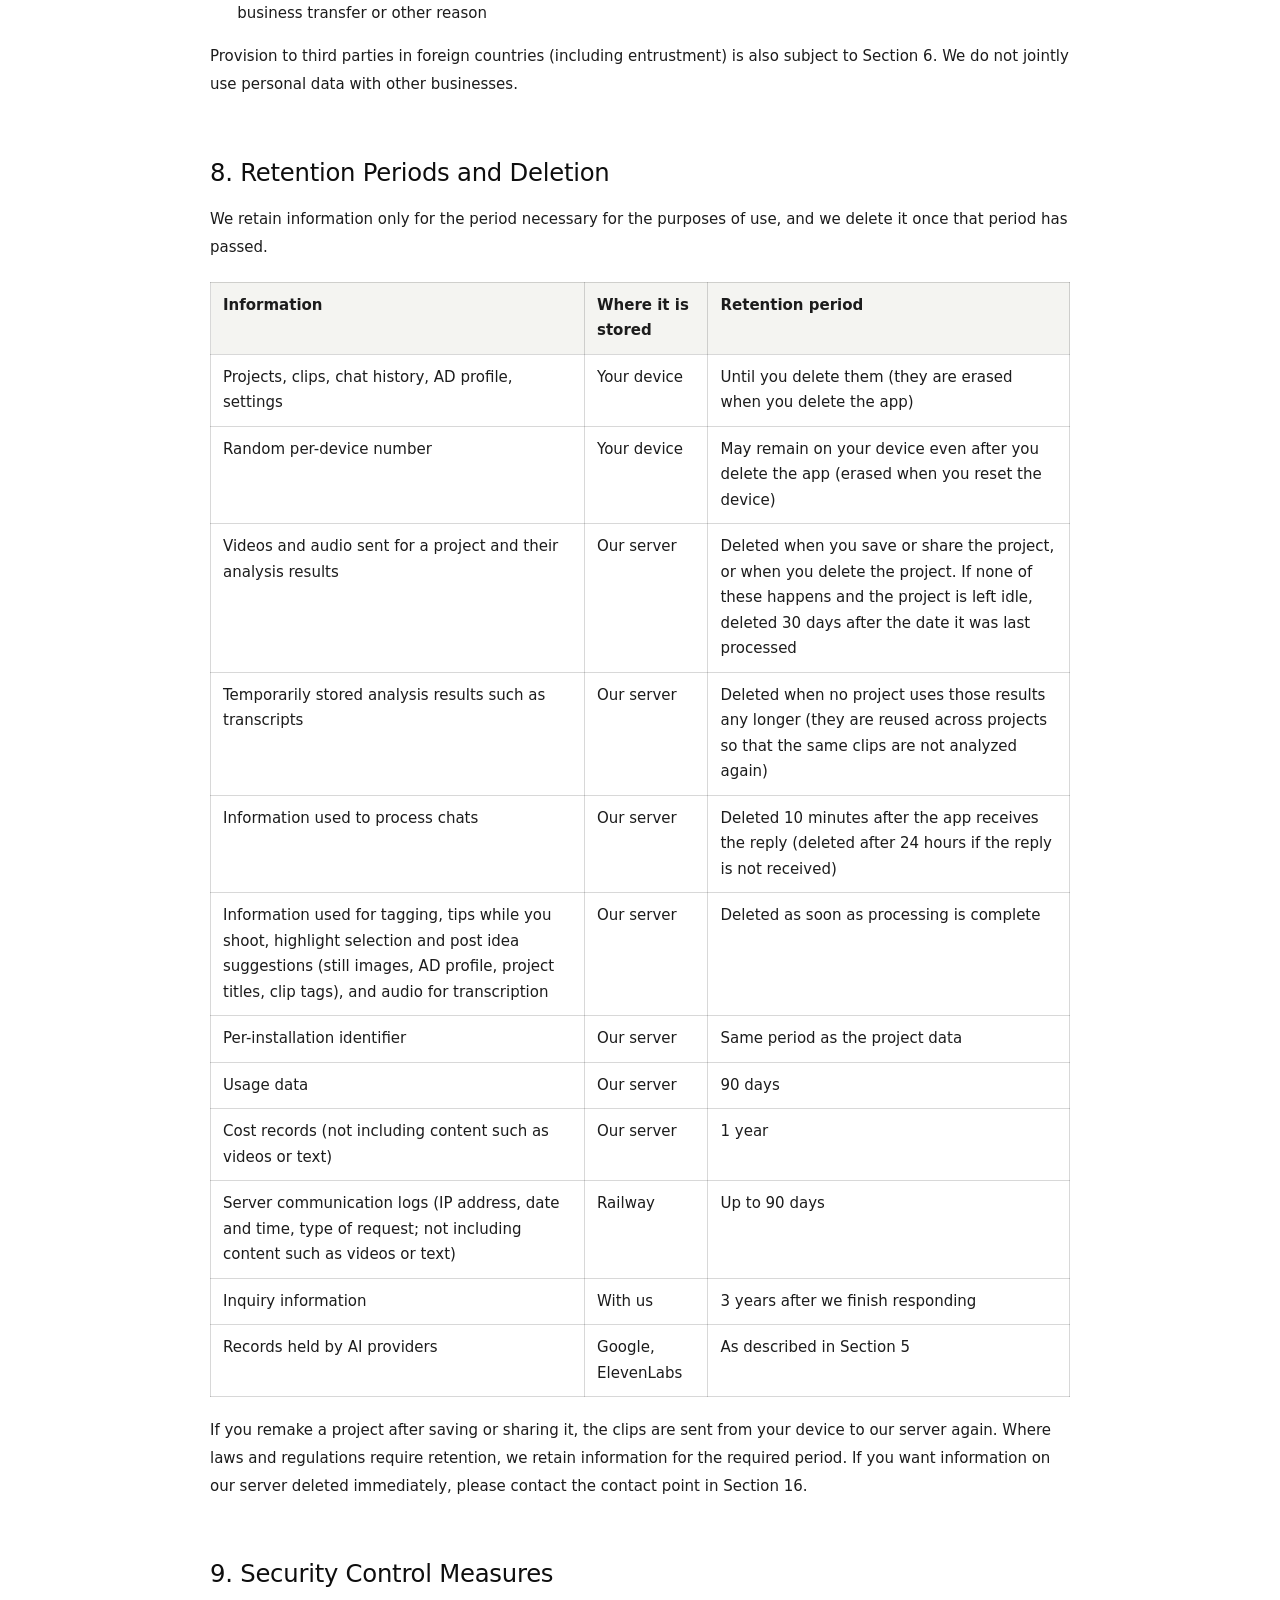
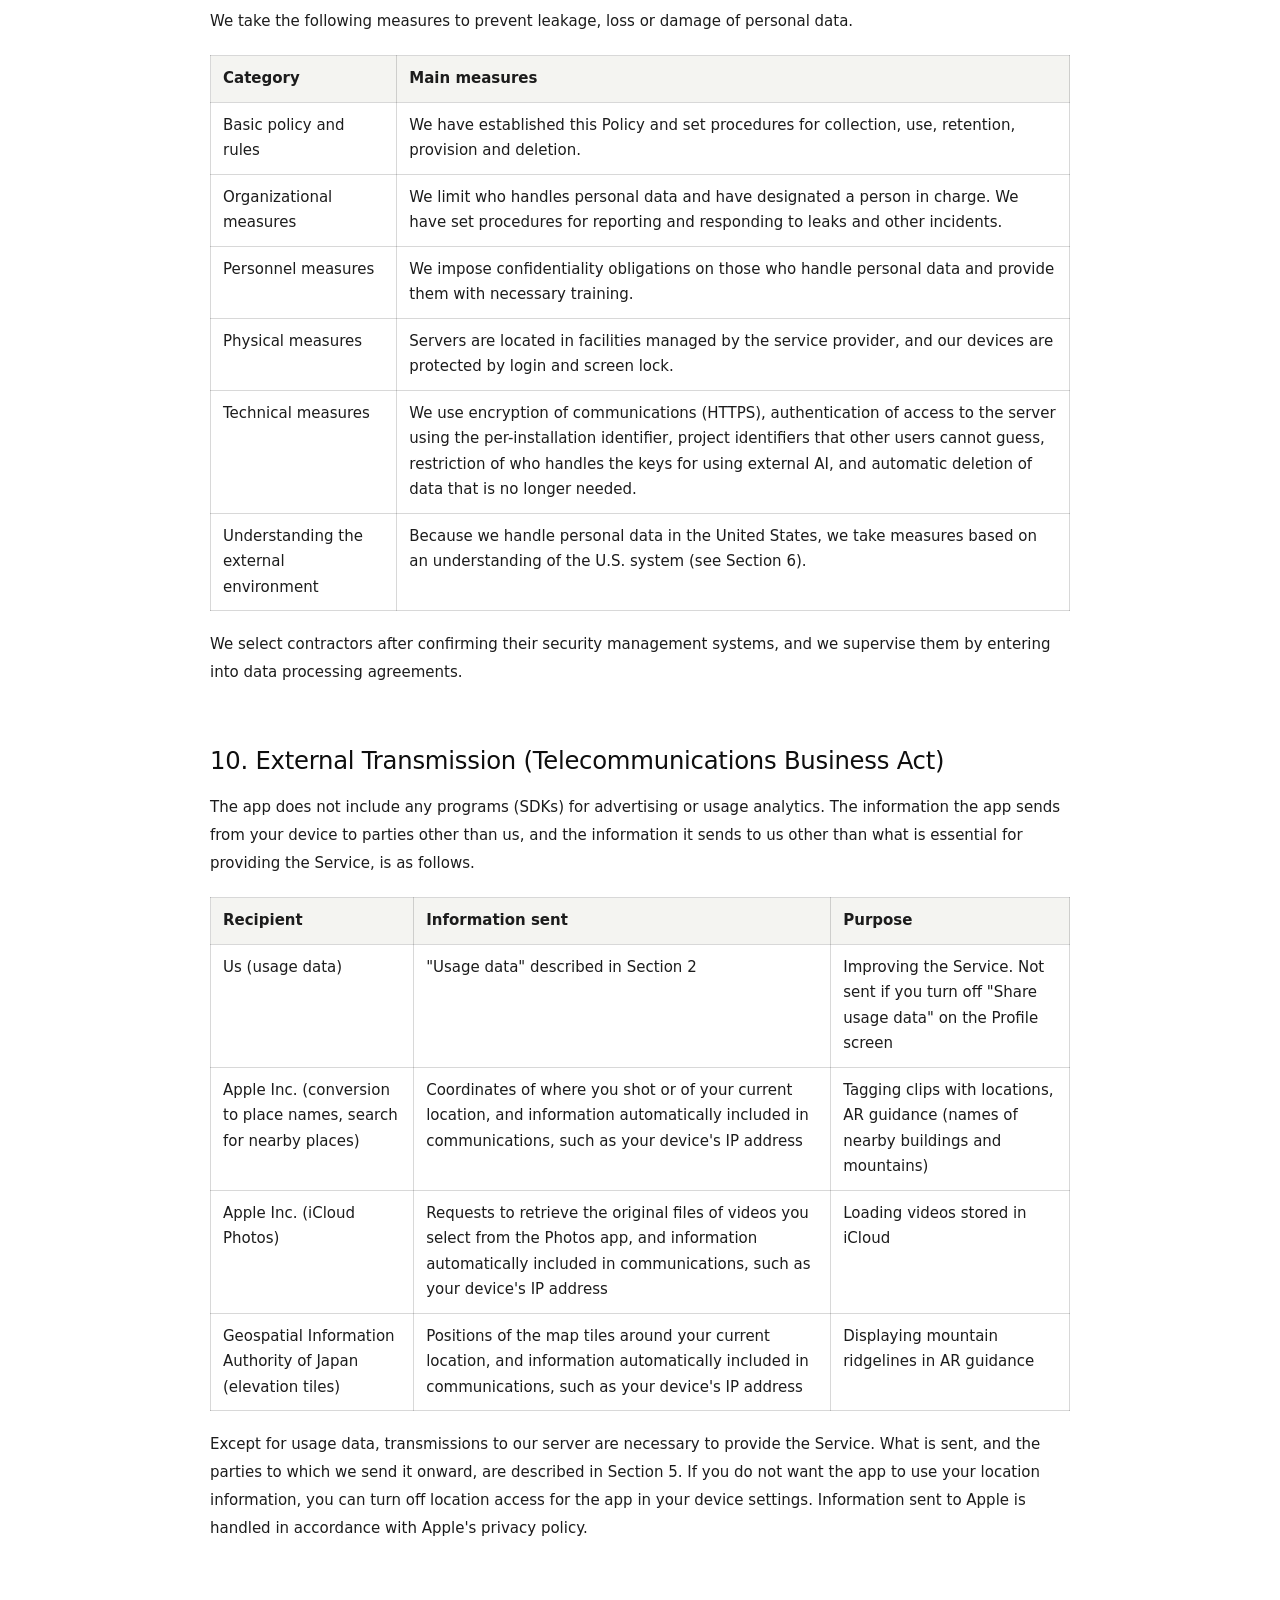
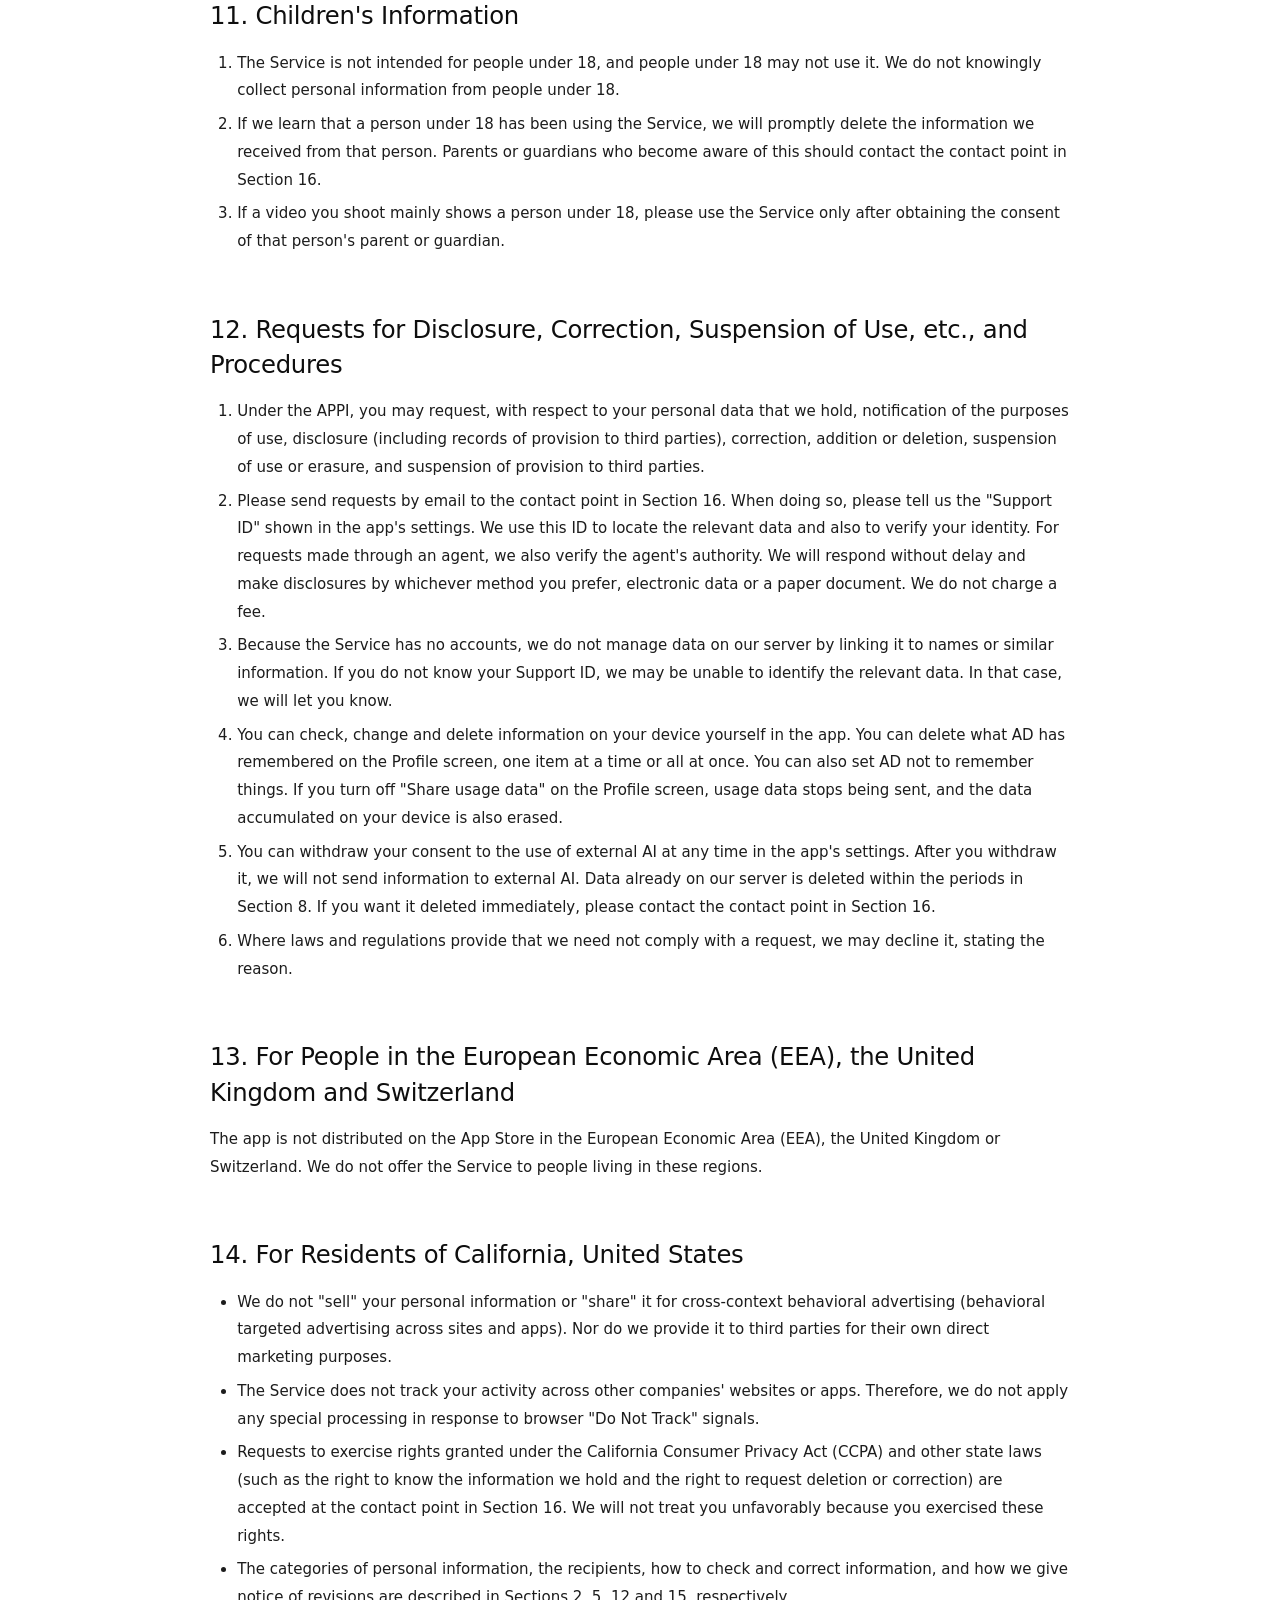
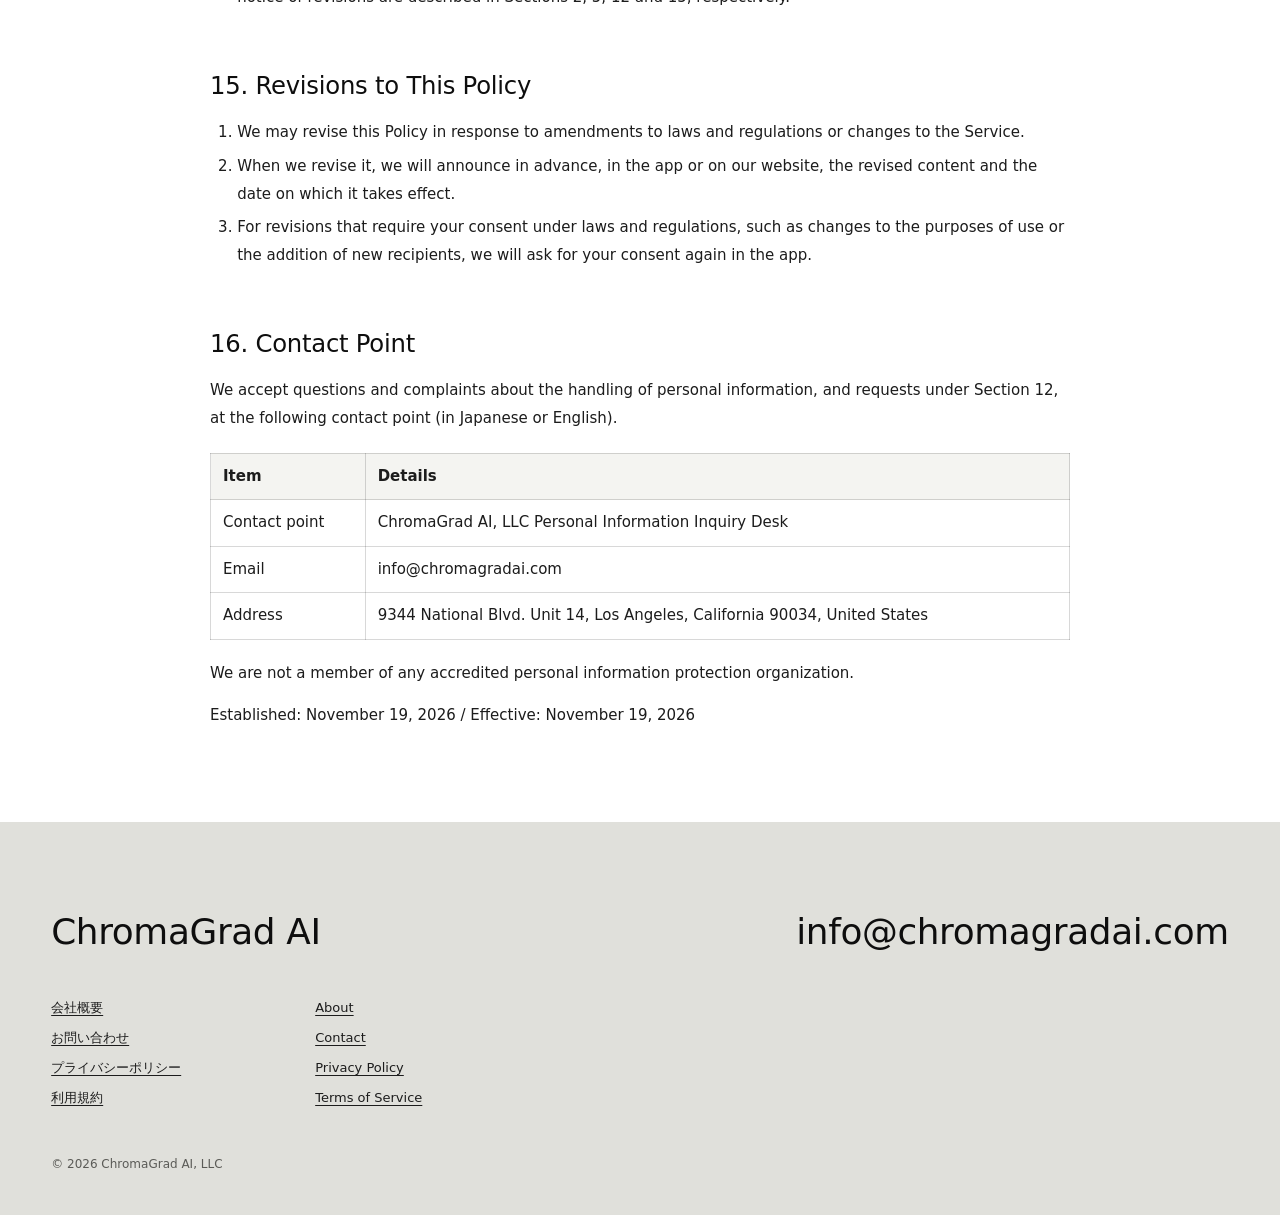
<file: docs/privacy-en.html>
<!doctype html>
<html lang="en">
<head>
<meta charset="utf-8">
<meta name="viewport" content="width=device-width, initial-scale=1">
<title>Privacy Policy — ChromaGrad AI</title>
<meta name="description" content="Shoot Assist Privacy Policy">
<link rel="canonical" href="https://chromagradai.com/privacy-en">
<link rel="alternate" hreflang="ja" href="https://chromagradai.com/privacy">
<link rel="alternate" hreflang="en" href="https://chromagradai.com/privacy-en">
<meta property="og:type" content="website">
<meta property="og:title" content="Privacy Policy — ChromaGrad AI">
<meta property="og:description" content="Shoot Assist Privacy Policy">
<meta property="og:url" content="https://chromagradai.com/privacy-en">
<meta property="og:locale" content="en_US">
<meta name="theme-color" content="#e0e0db">
<link rel="icon" href="assets/favicon.svg" type="image/svg+xml">
<link rel="stylesheet" href="assets/style.css">
</head>
<body>
<a class="skip" href="#main">Skip to content</a>
<header class="site-header band-greige">
  <a class="logo" href="english">ChromaGrad AI</a>
  <nav class="lang" aria-label="Language"><a href="./" lang="ja">日本語</a><a href="english" lang="en" aria-current="true">English</a></nav>
</header>
<main id="main">
<section class="legal band-white"><article class="doc">
<h1>Shoot Assist Privacy Policy</h1>
<p class="lang-switch"><a href="privacy" lang="ja">日本語版</a></p>
<p>This is an English translation of the Japanese Privacy Policy. If there is any inconsistency between the two, the Japanese version prevails.</p>
<h2 id="1-business-operator-and-scope">1. Business Operator and Scope</h2>
<p>This Policy sets out how ChromaGrad AI, LLC (&quot;we,&quot; &quot;us&quot; or &quot;our&quot;) handles your personal information and other information in the app &quot;Shoot Assist&quot; (Japanese name: 撮影アシスト) that we provide and in related services (collectively, the &quot;Service&quot;).</p>
<div class="table-wrap"><table><thead><tr><th>Item</th><th>Details</th></tr></thead><tbody><tr><td>Name of business operator</td><td>ChromaGrad AI, LLC</td></tr><tr><td>Address</td><td>9344 National Blvd. Unit 14, Los Angeles, California 90034, United States</td></tr><tr><td>Representative</td><td>Tsukasa Miyaji (Member)</td></tr></tbody></table></div>
<p>Although we are a business located in the United States, we provide the Service to people living in Japan, and we therefore handle information in compliance with Japan&#39;s Act on the Protection of Personal Information (the &quot;APPI&quot;).</p>
<p>In this Policy, &quot;personal information&quot; means personal information as defined in the APPI. Faces captured in videos and recorded voices are also personal information if they make it possible to identify a specific individual.</p>
<h2 id="2-information-we-collect">2. Information We Collect</h2>
<p>We collect the following information to the extent necessary to provide the Service.</p>
<div class="table-wrap"><table><thead><tr><th>Information</th><th>Details</th><th>When we collect it</th></tr></thead><tbody><tr><td>Videos, photos and audio you capture</td><td>What you record with the camera and microphone, and items you select from the Photos app (only the items you select)</td><td>Shooting, importing clips, editing</td></tr><tr><td>Reference videos</td><td>Screen recordings and videos you select</td><td>When you make a video modeled on a reference</td></tr><tr><td>Chat content</td><td>Text, attached images, links, and shot breakdowns</td><td>AD chat</td></tr><tr><td>AD profile</td><td>The name you want to be called, your bio, the videos you want to make, the social media you use, and what AD has remembered (things the AI automatically picks out from your chats and remembers)</td><td>Profile screen, AD chat</td></tr><tr><td>Clip tags</td><td>When, where (place name), who, what, notes, and tags added by AI</td><td>Shooting, importing clips</td></tr><tr><td>Camera images during shooting</td><td>While the shooting screen is open, one downscaled image every 4 to 5 seconds (no audio)</td><td>Tips while you shoot</td></tr><tr><td>Information used for post idea suggestions</td><td>Your AD profile, titles of your recent projects, and clip tags</td><td>Once a day, when you open the Home screen (sent automatically)</td></tr><tr><td>Location information (only if you allow it)</td><td>Where you shot, and your current location and heading used for outdoor AR guidance</td><td>Shooting, AR guidance</td></tr><tr><td>Device and communication information</td><td>An identifier generated for each installation (a string that others cannot guess), IP address, app and OS versions, the app&#39;s language setting, date and time of communications, and type of request</td><td>While you use the Service</td></tr><tr><td>Usage data (only if &quot;Share usage data&quot; is on)</td><td>How you move between screens and cards and how long you stay on each, counts of actions and of events during shooting, wait times, error types (the error text itself is not sent), communication durations and failures, permission status, information on app crashes and freezes, app version, device model, OS, language and time zone, and a random per-device number</td><td>While you use the Service (every 30 seconds and when you close the app)</td></tr><tr><td>Cost records</td><td>Features used, processing time, and AI usage and costs (not including content such as videos or text). If &quot;Share usage data&quot; is on, the random per-device number is also attached</td><td>While you use features that use AI</td></tr><tr><td>Inquiry information</td><td>Your name, email address, and the content of your inquiry</td><td>When you contact us</td></tr></tbody></table></div>
<p>Usage data does not include videos or images you shoot, text you enter, location information, or your name. The per-device number is stored on your device and does not change even if you reinstall the app. We do not link this number to your name. We do not collect account information, payment information, advertising identifiers, or address book information. The Service has no accounts, no charges and no advertising.</p>
<h2 id="3-information-processed-only-on-your-device">3. Information Processed Only on Your Device</h2>
<p>The following processing takes place only on your device, and its results are not sent to our server (although counts of events and similar data may be sent as usage data; see Section 2). However, features that use external AI send the videos themselves (see Section 5).</p>
<ul><li><p>Speech recognition for script guidance during shooting and for subtitles when you finish a video on your device: only the speech recognition built into your device is used, and nothing is sent to Apple&#39;s servers or to our server. Transcription for AI editing and on-screen text is a separate process, performed by sending audio to external AI providers (see Section 5).</p></li><li><p>Face position detection: used for framing guidance and for mosaics that hide faces. We do not perform any processing that identifies individuals by their faces (face authentication or facial recognition).</p></li><li><p>Detection of people, hands, objects and animals; depth estimation; measurement of camera shake, tilt and brightness; beat detection; and spatial understanding through AR.</p></li><li><p>Location coordinates (latitude and longitude): stored on your device. Place names converted from them (e.g., &quot;Shibuya&quot;) may be sent to our server as clip tags. For conversion to place names and related matters, see Section 10.</p></li><li><p>Projects, clips, chat history, AD profile and settings: stored on your device. Only what is needed is sent to our server, at the time you use the relevant feature. For post idea suggestions, this information is sent automatically once a day when you open the Home screen.</p></li></ul>
<h2 id="4-purposes-of-use">4. Purposes of Use</h2>
<p>We use the information we collect only for the following purposes.</p>
<ol><li><p>Providing the Service (shooting guidance, tips while you shoot, clip tagging, highlight extraction, editing, creating on-screen text, chat replies, and post idea suggestions)</p></li><li><p>Making suggestions tailored to you based on what the AI has remembered from your chats and on your AD profile</p></li><li><p>Responding to outages, investigating bugs, and improving the Service by analyzing usage data</p></li><li><p>Preventing abuse and ensuring safety</p></li><li><p>Managing AI usage and costs (including totaling costs per device)</p></li><li><p>Responding to inquiries</p></li><li><p>Sending important notices, such as changes to our terms</p></li><li><p>Responding as required by laws and regulations</p></li></ol>
<p>We do not use the videos, audio or text you send for advertising or for training AI models. If we change the purposes of use, we will follow the procedure in Section 15.</p>
<h2 id="5-entrustment-to-external-providers-including-ai-providers">5. Entrustment to External Providers, Including AI Providers</h2>
<p>We entrust the handling of information to the following providers. We send each provider only the information necessary for its processing.</p>
<p>Data flow: your device sends videos, audio and chats to our server (Railway, California, USA), which sends them to Google (Gemini API) and ElevenLabs (USA); your device itself sends data directly only to Apple and Japan&#39;s Geospatial Information Authority (see Section 10).</p>
<p>The only parties other than us to which your device sends information directly are Apple and the Geospatial Information Authority of Japan (see Section 10).</p>
<div class="table-wrap"><table><thead><tr><th>Provider</th><th>Country</th><th>Information we send</th><th>Purpose</th></tr></thead><tbody><tr><td>Google LLC (Gemini API)</td><td>United States</td><td>Downscaled videos (including audio), still images, chat content, AD profile, project titles, clip tags, transcripts, and links you provide</td><td>Tips while you shoot, clip tagging, highlight extraction, video analysis and editing, on-screen text, chat replies, research, post idea suggestions, and image generation</td></tr><tr><td>Eleven Labs Inc. (ElevenLabs)</td><td>United States</td><td>Audio from videos</td><td>Speech transcription</td></tr><tr><td>Railway Corporation</td><td>United States (California)</td><td>Information handled on our server</td><td>Server operation (storage and processing of information)</td></tr></tbody></table></div>
<p>Each provider handles information as follows.</p>
<ul><li><p><strong>Google</strong>: We use the Gemini API under a paid plan, and Google does not use the information sent to it to improve its products or to train AI. Google logs information for up to 55 days to detect abuse, and if a problem is suspected, Google personnel may review it. If &quot;Web search&quot; is used, search-related information is retained for 30 days under Google&#39;s terms. For some features, video files are kept on Google&#39;s servers for up to 48 hours. Google handles information within the scope of our instructions, based on its data processing terms.</p></li><li><p><strong>ElevenLabs</strong>: We have turned off the setting that allows the data we send to be used to improve ElevenLabs&#39; AI. However, ElevenLabs&#39; terms do not make clear whether this setting also applies to audio sent through the API. ElevenLabs retains transcription results in accordance with its own terms. ElevenLabs determines the retention period, and we cannot specify it. Data remains in backups for up to 30 days.</p></li><li><p><strong>Railway</strong>: Our server and storage are located in Railway&#39;s facilities in the United States (California). Railway handles information only within the scope of our instructions.</p></li></ul>
<p>We require the providers to which we send information to protect it to the same standard as this Policy, and we confirm this through data processing agreements and each provider&#39;s terms. Handling specific to each provider is as described above.</p>
<p>Before sending videos and images, we remove location information such as where they were shot (metadata). Videos used for editing are downscaled to about 480 pixels wide, and reference videos to about 720 pixels. If the original video is smaller than that, it is sent as is. Images are converted to JPEGs no more than 640 pixels wide before they are sent.</p>
<p>If you provide a link in chat, Google (Gemini API) reads the content of the linked page. Our server does not retrieve videos from links.</p>
<h2 id="6-provision-to-third-parties-in-foreign-countries">6. Provision to Third Parties in Foreign Countries</h2>
<p>Before we send information to the providers in Section 5, we obtain your consent in the app. If you do not consent, you cannot use features that use external AI. Pursuant to Article 28 of the APPI, we provide the following information about the recipients.</p>
<div class="table-wrap"><table><thead><tr><th>Item</th><th>Details</th></tr></thead><tbody><tr><td>Country of the recipients</td><td>United States (Google, ElevenLabs, Railway). Google may process information at Google facilities outside the United States, and the countries where it is processed cannot be identified in advance. This is because Google&#39;s data processing terms do not limit where processing takes place. Google has committed to protecting information under the same terms regardless of the country in which it is processed. The locations of Google&#39;s facilities are published on <a href="https://www.google.com/about/datacenters/locations/">Google&#39;s website</a>.</td></tr><tr><td>Personal information protection system in the United States</td><td>There is no comprehensive federal personal information protection law; instead, there are sector-specific federal laws (such as those covering telecommunications, finance and healthcare) and state laws (such as the California Consumer Privacy Act). As a result, the United States does not have uniform nationwide rules corresponding to the business obligations and individual rights under Japan&#39;s APPI (such as specifying the purposes of use and requesting disclosure). The United States participates in the APEC Cross-Border Privacy Rules (CBPR) System. For details, see the <a href="https://www.ppc.go.jp/personalinfo/legal/kaiseihogohou/#gaikoku">Personal Information Protection Commission&#39;s survey</a>.</td></tr><tr><td>Measures taken by the recipients</td><td>Our data processing agreements with each provider provide for processing within the scope of our instructions, confidentiality, security management, management of subcontractors, deletion when the agreement ends, and other matters. These are measures corresponding to the eight principles of the OECD Privacy Guidelines. However, Google logs information for up to 55 days to detect abuse, and its personnel may review it. For ElevenLabs, its terms do not make clear whether our turning off the setting for use in training extends to audio sent through the API.</td></tr></tbody></table></div>
<p>We ourselves are also a U.S. business, and your information is handled mainly in the United States.</p>
<h2 id="7-provision-to-third-parties">7. Provision to Third Parties</h2>
<p>We do not sell your personal information or give it to third parties for advertising. Except in the following cases, we do not provide personal data to third parties without obtaining your consent in advance.</p>
<ol><li><p>Cases based on laws and regulations</p></li><li><p>Cases in which it is necessary to protect a person&#39;s life, body or property and it is difficult to obtain the consent of the individual concerned</p></li><li><p>Cases in which it is especially necessary to improve public health or promote the sound development of children and it is difficult to obtain the consent of the individual concerned</p></li><li><p>Cases in which it is necessary to cooperate with a national government agency, a local government, or a party entrusted by either of them in performing affairs prescribed by laws and regulations, and obtaining the consent of the individual concerned is likely to impede the performance of those affairs</p></li><li><p>Cases in which we entrust all or part of the handling of personal data to the extent necessary to achieve the purposes of use (including entrustment to the providers in Section 5)</p></li><li><p>Cases in which personal data is provided in connection with the succession of a business due to a merger, business transfer or other reason</p></li></ol>
<p>Provision to third parties in foreign countries (including entrustment) is also subject to Section 6. We do not jointly use personal data with other businesses.</p>
<h2 id="8-retention-periods-and-deletion">8. Retention Periods and Deletion</h2>
<p>We retain information only for the period necessary for the purposes of use, and we delete it once that period has passed.</p>
<div class="table-wrap"><table><thead><tr><th>Information</th><th>Where it is stored</th><th>Retention period</th></tr></thead><tbody><tr><td>Projects, clips, chat history, AD profile, settings</td><td>Your device</td><td>Until you delete them (they are erased when you delete the app)</td></tr><tr><td>Random per-device number</td><td>Your device</td><td>May remain on your device even after you delete the app (erased when you reset the device)</td></tr><tr><td>Videos and audio sent for a project and their analysis results</td><td>Our server</td><td>Deleted when you save or share the project, or when you delete the project. If none of these happens and the project is left idle, deleted 30 days after the date it was last processed</td></tr><tr><td>Temporarily stored analysis results such as transcripts</td><td>Our server</td><td>Deleted when no project uses those results any longer (they are reused across projects so that the same clips are not analyzed again)</td></tr><tr><td>Information used to process chats</td><td>Our server</td><td>Deleted 10 minutes after the app receives the reply (deleted after 24 hours if the reply is not received)</td></tr><tr><td>Information used for tagging, tips while you shoot, highlight selection and post idea suggestions (still images, AD profile, project titles, clip tags), and audio for transcription</td><td>Our server</td><td>Deleted as soon as processing is complete</td></tr><tr><td>Per-installation identifier</td><td>Our server</td><td>Same period as the project data</td></tr><tr><td>Usage data</td><td>Our server</td><td>90 days</td></tr><tr><td>Cost records (not including content such as videos or text)</td><td>Our server</td><td>1 year</td></tr><tr><td>Server communication logs (IP address, date and time, type of request; not including content such as videos or text)</td><td>Railway</td><td>Up to 90 days</td></tr><tr><td>Inquiry information</td><td>With us</td><td>3 years after we finish responding</td></tr><tr><td>Records held by AI providers</td><td>Google, ElevenLabs</td><td>As described in Section 5</td></tr></tbody></table></div>
<p>If you remake a project after saving or sharing it, the clips are sent from your device to our server again. Where laws and regulations require retention, we retain information for the required period. If you want information on our server deleted immediately, please contact the contact point in Section 16.</p>
<h2 id="9-security-control-measures">9. Security Control Measures</h2>
<p>We take the following measures to prevent leakage, loss or damage of personal data.</p>
<div class="table-wrap"><table><thead><tr><th>Category</th><th>Main measures</th></tr></thead><tbody><tr><td>Basic policy and rules</td><td>We have established this Policy and set procedures for collection, use, retention, provision and deletion.</td></tr><tr><td>Organizational measures</td><td>We limit who handles personal data and have designated a person in charge. We have set procedures for reporting and responding to leaks and other incidents.</td></tr><tr><td>Personnel measures</td><td>We impose confidentiality obligations on those who handle personal data and provide them with necessary training.</td></tr><tr><td>Physical measures</td><td>Servers are located in facilities managed by the service provider, and our devices are protected by login and screen lock.</td></tr><tr><td>Technical measures</td><td>We use encryption of communications (HTTPS), authentication of access to the server using the per-installation identifier, project identifiers that other users cannot guess, restriction of who handles the keys for using external AI, and automatic deletion of data that is no longer needed.</td></tr><tr><td>Understanding the external environment</td><td>Because we handle personal data in the United States, we take measures based on an understanding of the U.S. system (see Section 6).</td></tr></tbody></table></div>
<p>We select contractors after confirming their security management systems, and we supervise them by entering into data processing agreements.</p>
<h2 id="10-external-transmission-telecommunications-business-act">10. External Transmission (Telecommunications Business Act)</h2>
<p>The app does not include any programs (SDKs) for advertising or usage analytics. The information the app sends from your device to parties other than us, and the information it sends to us other than what is essential for providing the Service, is as follows.</p>
<div class="table-wrap"><table><thead><tr><th>Recipient</th><th>Information sent</th><th>Purpose</th></tr></thead><tbody><tr><td>Us (usage data)</td><td>&quot;Usage data&quot; described in Section 2</td><td>Improving the Service. Not sent if you turn off &quot;Share usage data&quot; on the Profile screen</td></tr><tr><td>Apple Inc. (conversion to place names, search for nearby places)</td><td>Coordinates of where you shot or of your current location, and information automatically included in communications, such as your device&#39;s IP address</td><td>Tagging clips with locations, AR guidance (names of nearby buildings and mountains)</td></tr><tr><td>Apple Inc. (iCloud Photos)</td><td>Requests to retrieve the original files of videos you select from the Photos app, and information automatically included in communications, such as your device&#39;s IP address</td><td>Loading videos stored in iCloud</td></tr><tr><td>Geospatial Information Authority of Japan (elevation tiles)</td><td>Positions of the map tiles around your current location, and information automatically included in communications, such as your device&#39;s IP address</td><td>Displaying mountain ridgelines in AR guidance</td></tr></tbody></table></div>
<p>Except for usage data, transmissions to our server are necessary to provide the Service. What is sent, and the parties to which we send it onward, are described in Section 5. If you do not want the app to use your location information, you can turn off location access for the app in your device settings. Information sent to Apple is handled in accordance with Apple&#39;s privacy policy.</p>
<h2 id="11-childrens-information">11. Children&#39;s Information</h2>
<ol><li><p>The Service is not intended for people under 18, and people under 18 may not use it. We do not knowingly collect personal information from people under 18.</p></li><li><p>If we learn that a person under 18 has been using the Service, we will promptly delete the information we received from that person. Parents or guardians who become aware of this should contact the contact point in Section 16.</p></li><li><p>If a video you shoot mainly shows a person under 18, please use the Service only after obtaining the consent of that person&#39;s parent or guardian.</p></li></ol>
<h2 id="12-requests-for-disclosure-correction-suspension-of-use-etc-and-procedures">12. Requests for Disclosure, Correction, Suspension of Use, etc., and Procedures</h2>
<ol><li><p>Under the APPI, you may request, with respect to your personal data that we hold, notification of the purposes of use, disclosure (including records of provision to third parties), correction, addition or deletion, suspension of use or erasure, and suspension of provision to third parties.</p></li><li><p>Please send requests by email to the contact point in Section 16. When doing so, please tell us the &quot;Support ID&quot; shown in the app&#39;s settings. We use this ID to locate the relevant data and also to verify your identity. For requests made through an agent, we also verify the agent&#39;s authority. We will respond without delay and make disclosures by whichever method you prefer, electronic data or a paper document. We do not charge a fee.</p></li><li><p>Because the Service has no accounts, we do not manage data on our server by linking it to names or similar information. If you do not know your Support ID, we may be unable to identify the relevant data. In that case, we will let you know.</p></li><li><p>You can check, change and delete information on your device yourself in the app. You can delete what AD has remembered on the Profile screen, one item at a time or all at once. You can also set AD not to remember things. If you turn off &quot;Share usage data&quot; on the Profile screen, usage data stops being sent, and the data accumulated on your device is also erased.</p></li><li><p>You can withdraw your consent to the use of external AI at any time in the app&#39;s settings. After you withdraw it, we will not send information to external AI. Data already on our server is deleted within the periods in Section 8. If you want it deleted immediately, please contact the contact point in Section 16.</p></li><li><p>Where laws and regulations provide that we need not comply with a request, we may decline it, stating the reason.</p></li></ol>
<h2 id="13-for-people-in-the-european-economic-area-eea-the-united-kingdom-and-switzerland">13. For People in the European Economic Area (EEA), the United Kingdom and Switzerland</h2>
<p>The app is not distributed on the App Store in the European Economic Area (EEA), the United Kingdom or Switzerland. We do not offer the Service to people living in these regions.</p>
<h2 id="14-for-residents-of-california-united-states">14. For Residents of California, United States</h2>
<ul><li><p>We do not &quot;sell&quot; your personal information or &quot;share&quot; it for cross-context behavioral advertising (behavioral targeted advertising across sites and apps). Nor do we provide it to third parties for their own direct marketing purposes.</p></li><li><p>The Service does not track your activity across other companies&#39; websites or apps. Therefore, we do not apply any special processing in response to browser &quot;Do Not Track&quot; signals.</p></li><li><p>Requests to exercise rights granted under the California Consumer Privacy Act (CCPA) and other state laws (such as the right to know the information we hold and the right to request deletion or correction) are accepted at the contact point in Section 16. We will not treat you unfavorably because you exercised these rights.</p></li><li><p>The categories of personal information, the recipients, how to check and correct information, and how we give notice of revisions are described in Sections 2, 5, 12 and 15, respectively.</p></li></ul>
<h2 id="15-revisions-to-this-policy">15. Revisions to This Policy</h2>
<ol><li><p>We may revise this Policy in response to amendments to laws and regulations or changes to the Service.</p></li><li><p>When we revise it, we will announce in advance, in the app or on our website, the revised content and the date on which it takes effect.</p></li><li><p>For revisions that require your consent under laws and regulations, such as changes to the purposes of use or the addition of new recipients, we will ask for your consent again in the app.</p></li></ol>
<h2 id="16-contact-point">16. Contact Point</h2>
<p>We accept questions and complaints about the handling of personal information, and requests under Section 12, at the following contact point (in Japanese or English).</p>
<div class="table-wrap"><table><thead><tr><th>Item</th><th>Details</th></tr></thead><tbody><tr><td>Contact point</td><td>ChromaGrad AI, LLC Personal Information Inquiry Desk</td></tr><tr><td>Email</td><td>info@chromagradai.com</td></tr><tr><td>Address</td><td>9344 National Blvd. Unit 14, Los Angeles, California 90034, United States</td></tr></tbody></table></div>
<p>We are not a member of any accredited personal information protection organization.</p>
<p>Established: November 19, 2026 / Effective: November 19, 2026</p>
</article></section>
</main>
<footer class="site-footer band-greige">
  <div class="foot-top"><a class="foot-logo" href="./">ChromaGrad AI</a><a class="foot-mail" href="mailto:info@chromagradai.com">info@chromagradai.com</a></div>
  <div class="foot-links">
    <ul lang="ja"><li><a href="about">会社概要</a></li><li><a href="contact">お問い合わせ</a></li><li><a href="privacy">プライバシーポリシー</a></li><li><a href="terms">利用規約</a></li></ul>
    <ul lang="en"><li><a href="about-en">About</a></li><li><a href="contact-en">Contact</a></li><li><a href="privacy-en">Privacy Policy</a></li><li><a href="terms-en">Terms of Service</a></li></ul>
  </div>
  <p class="copyright">© 2026 ChromaGrad AI, LLC</p>
</footer>
</body>
</html>
</file>
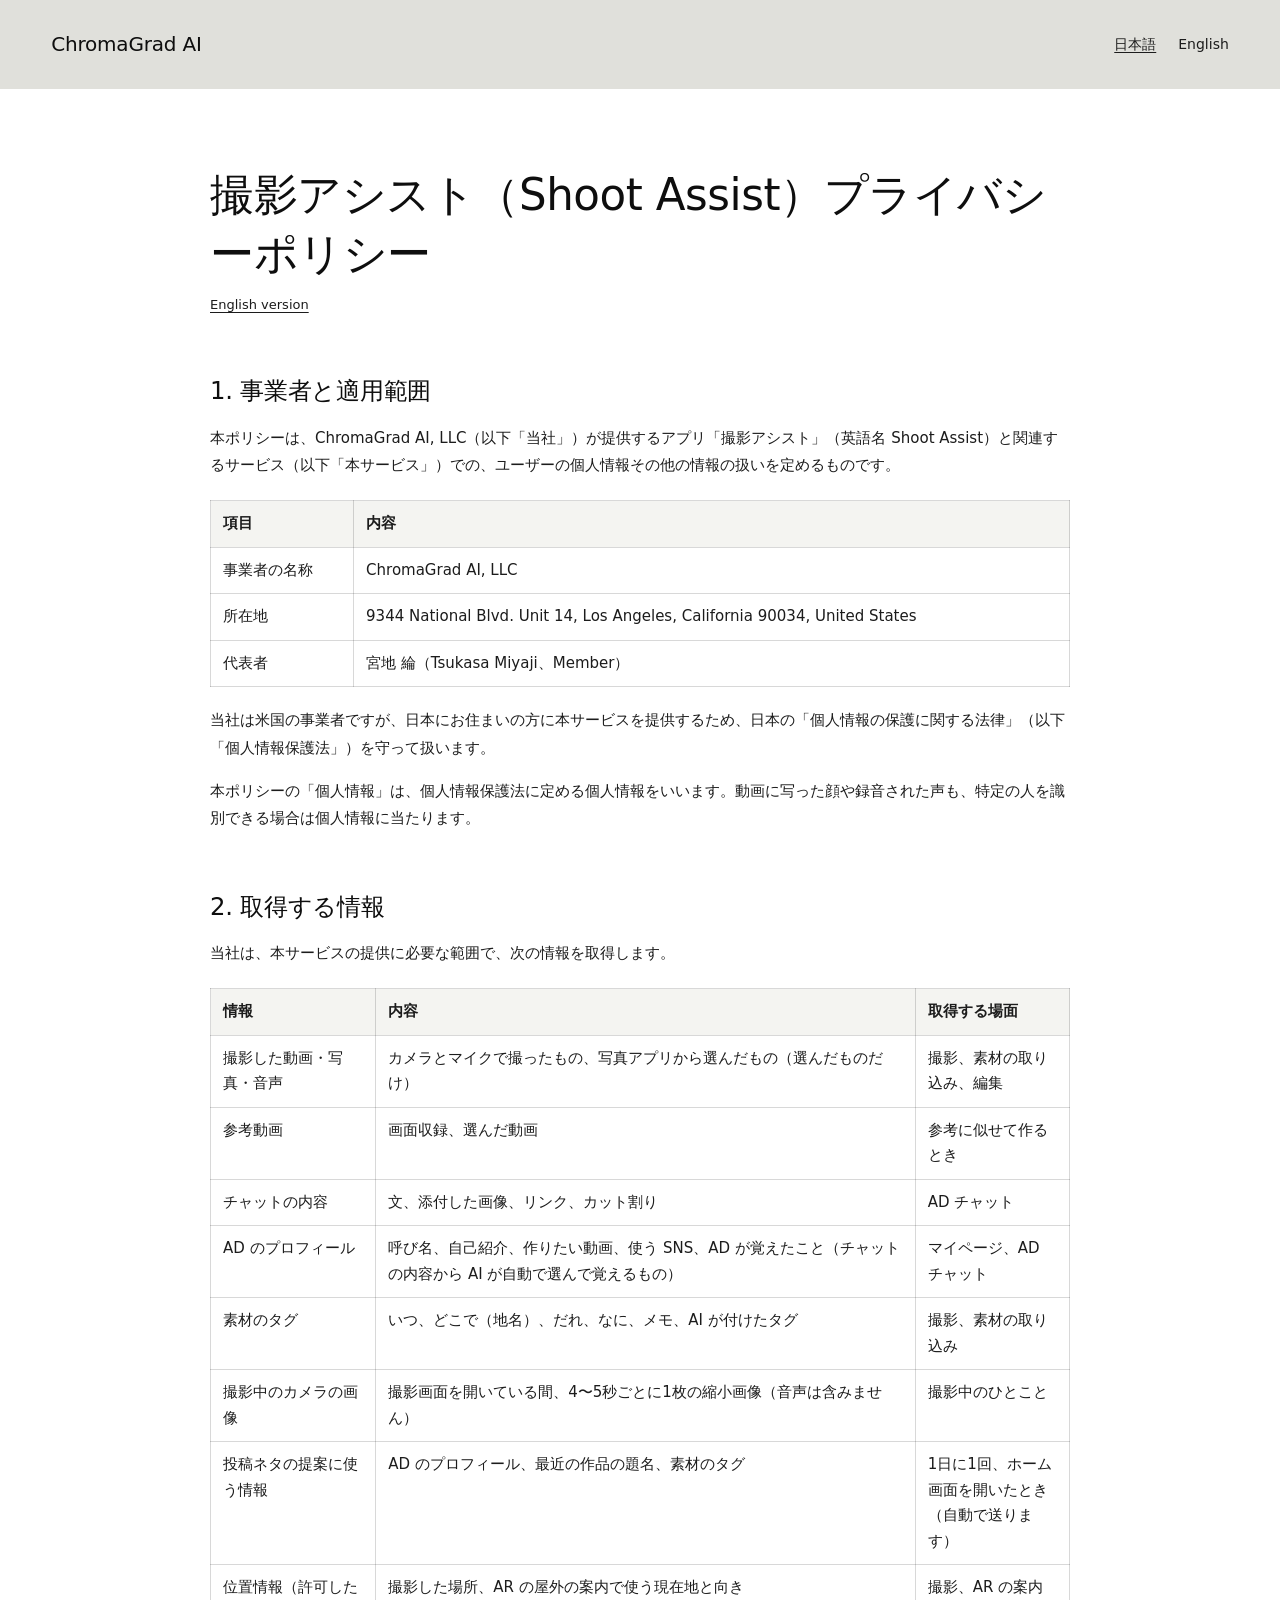
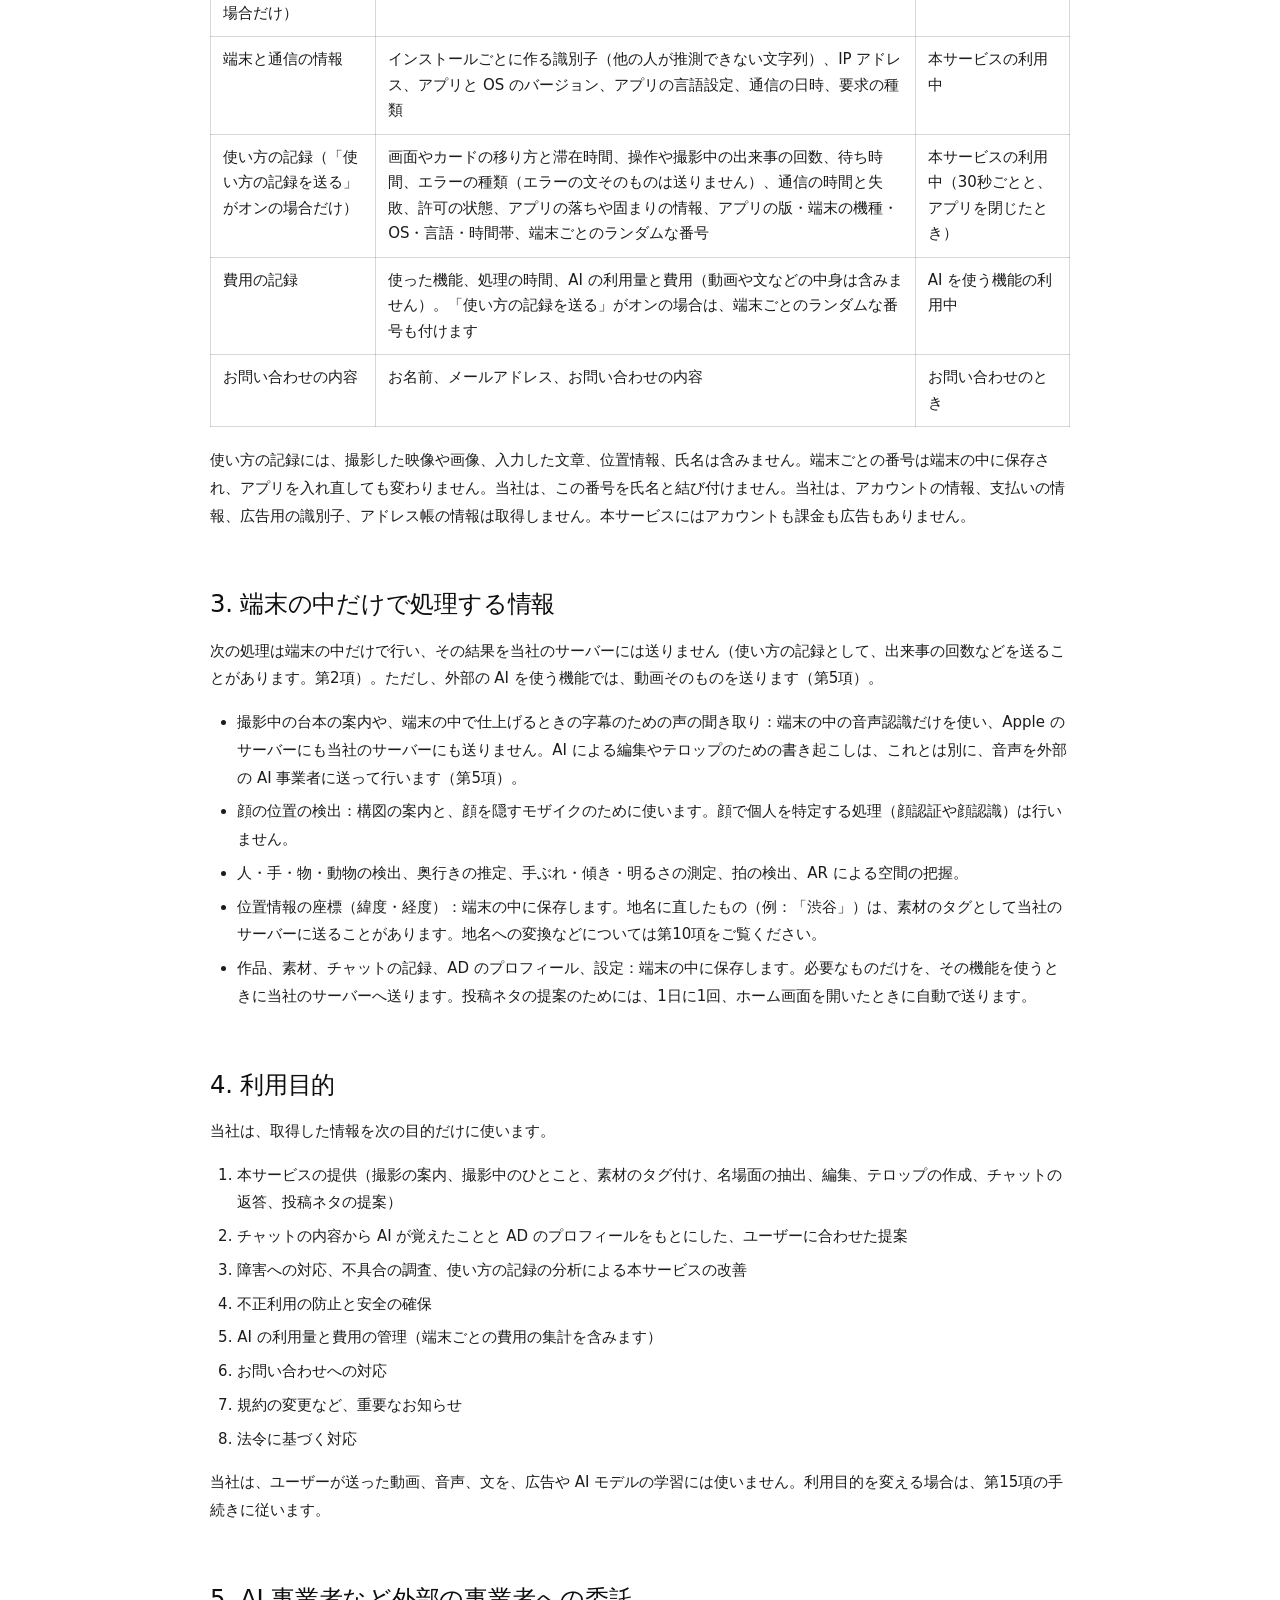
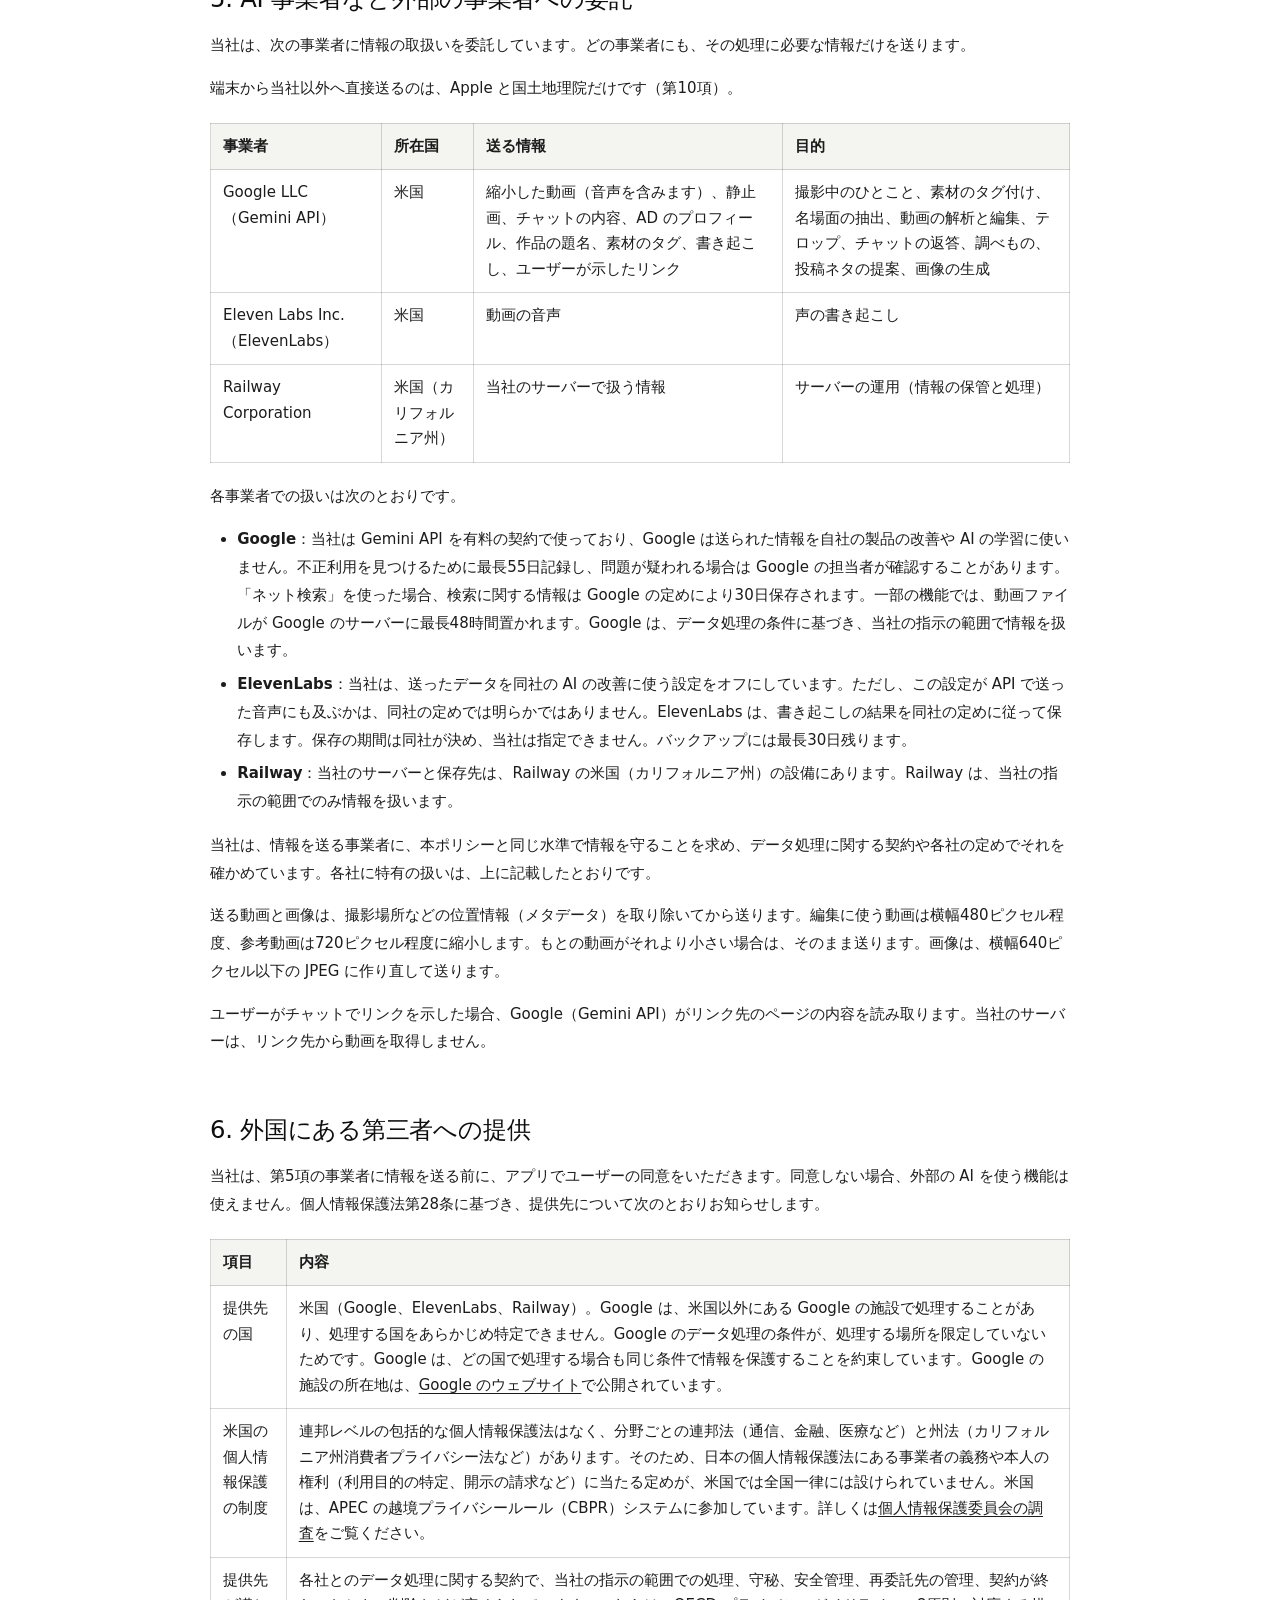
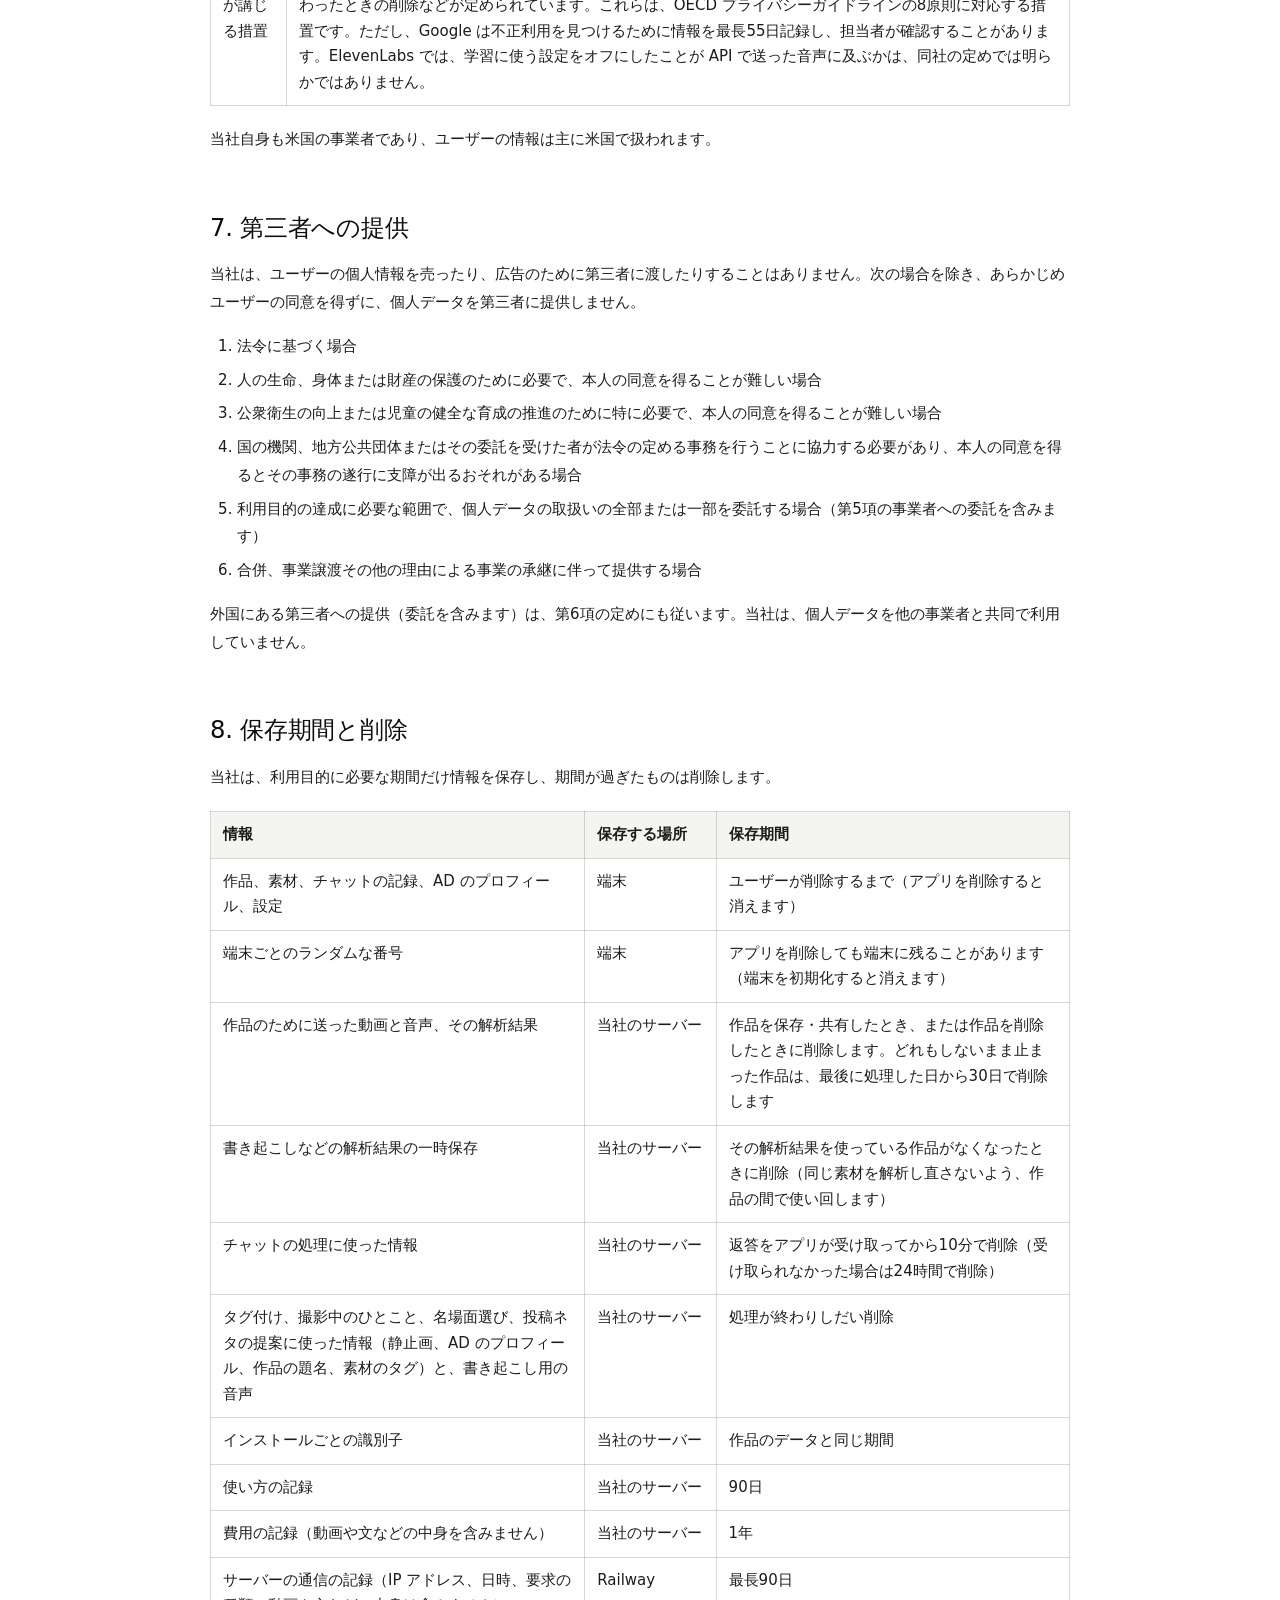
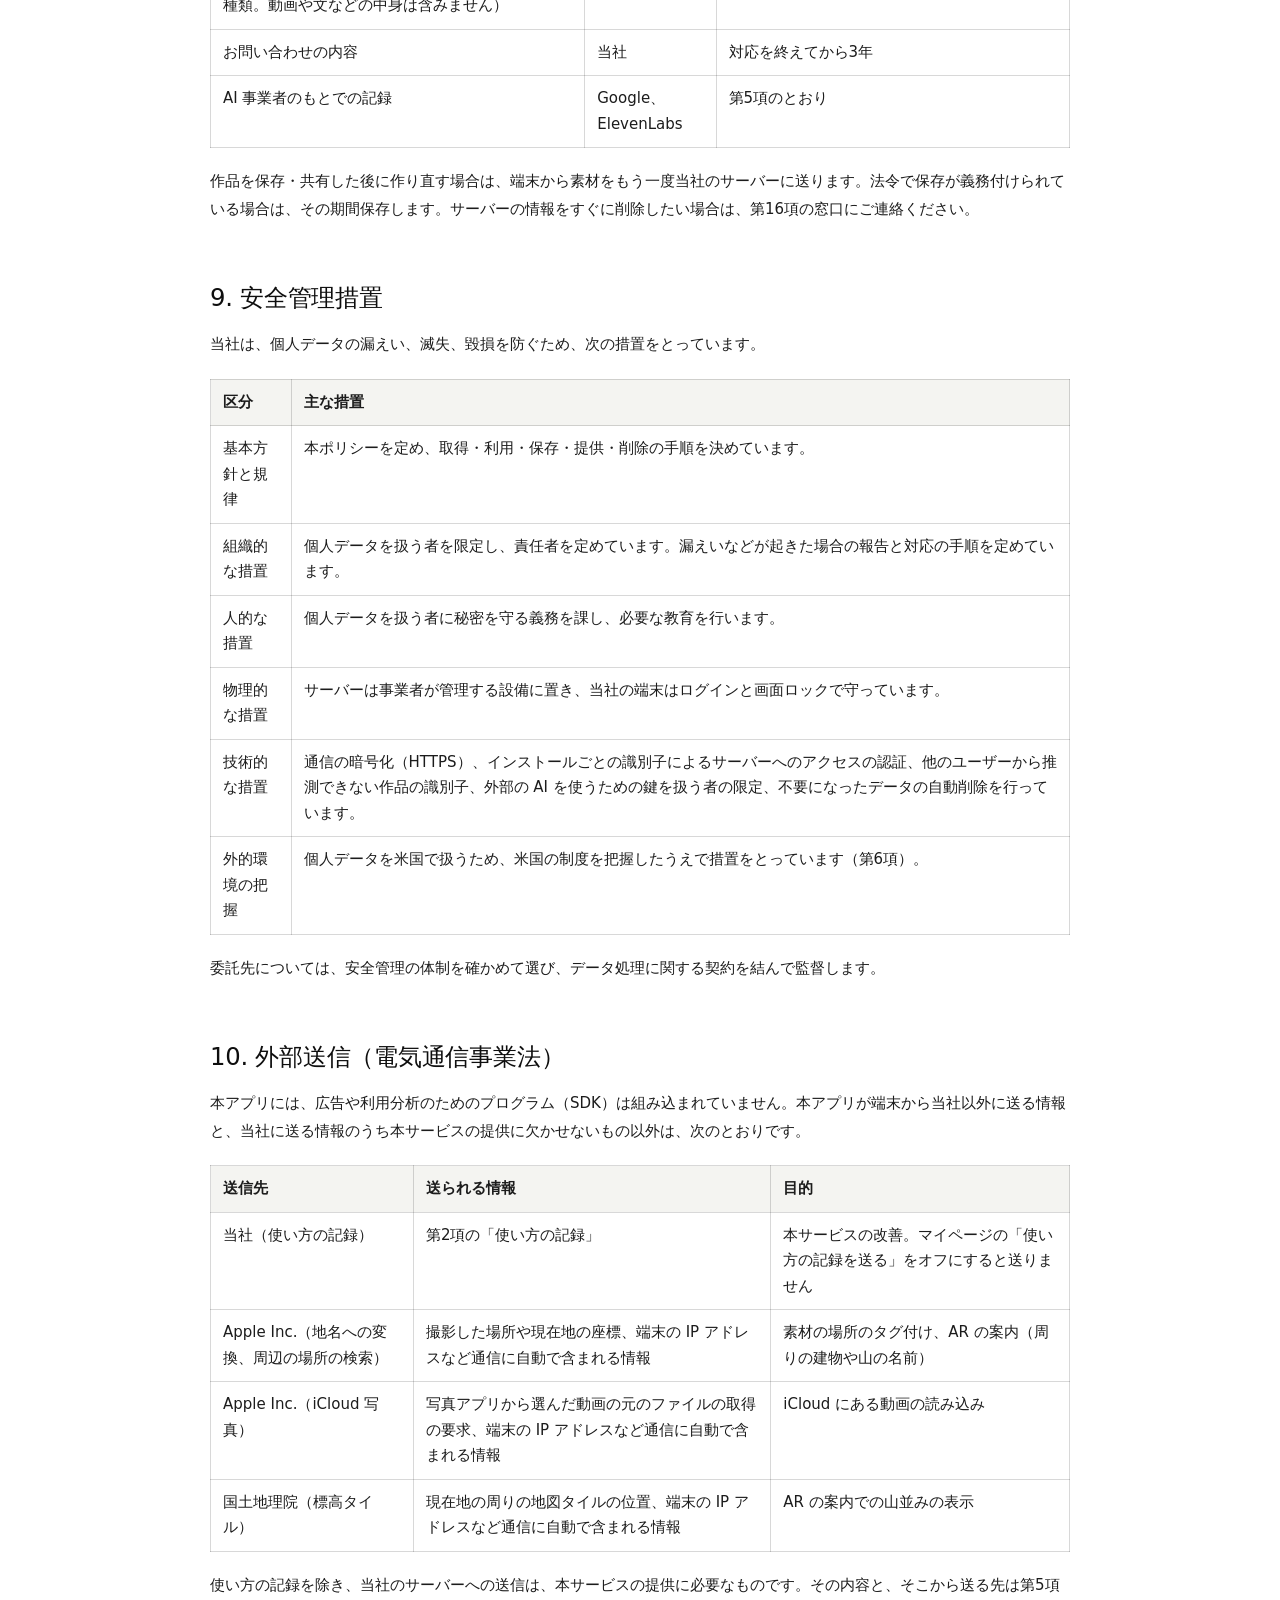
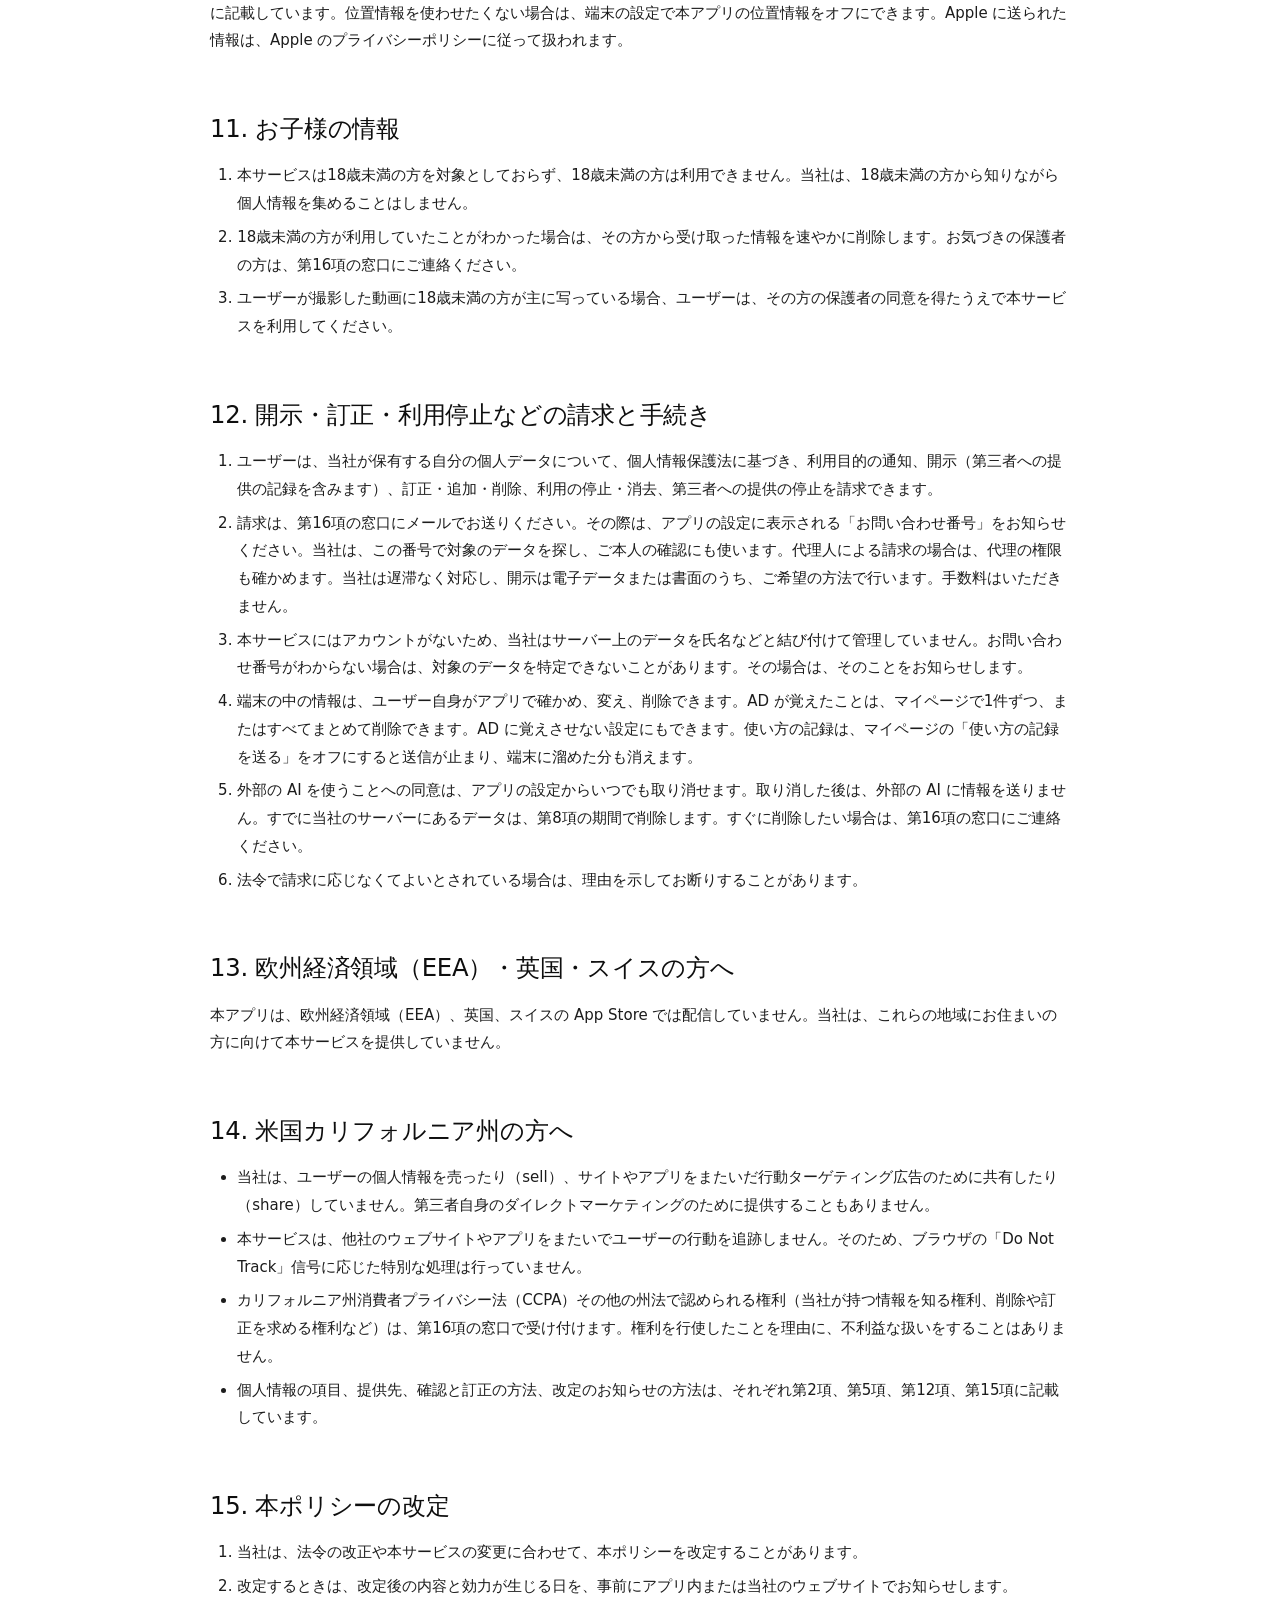
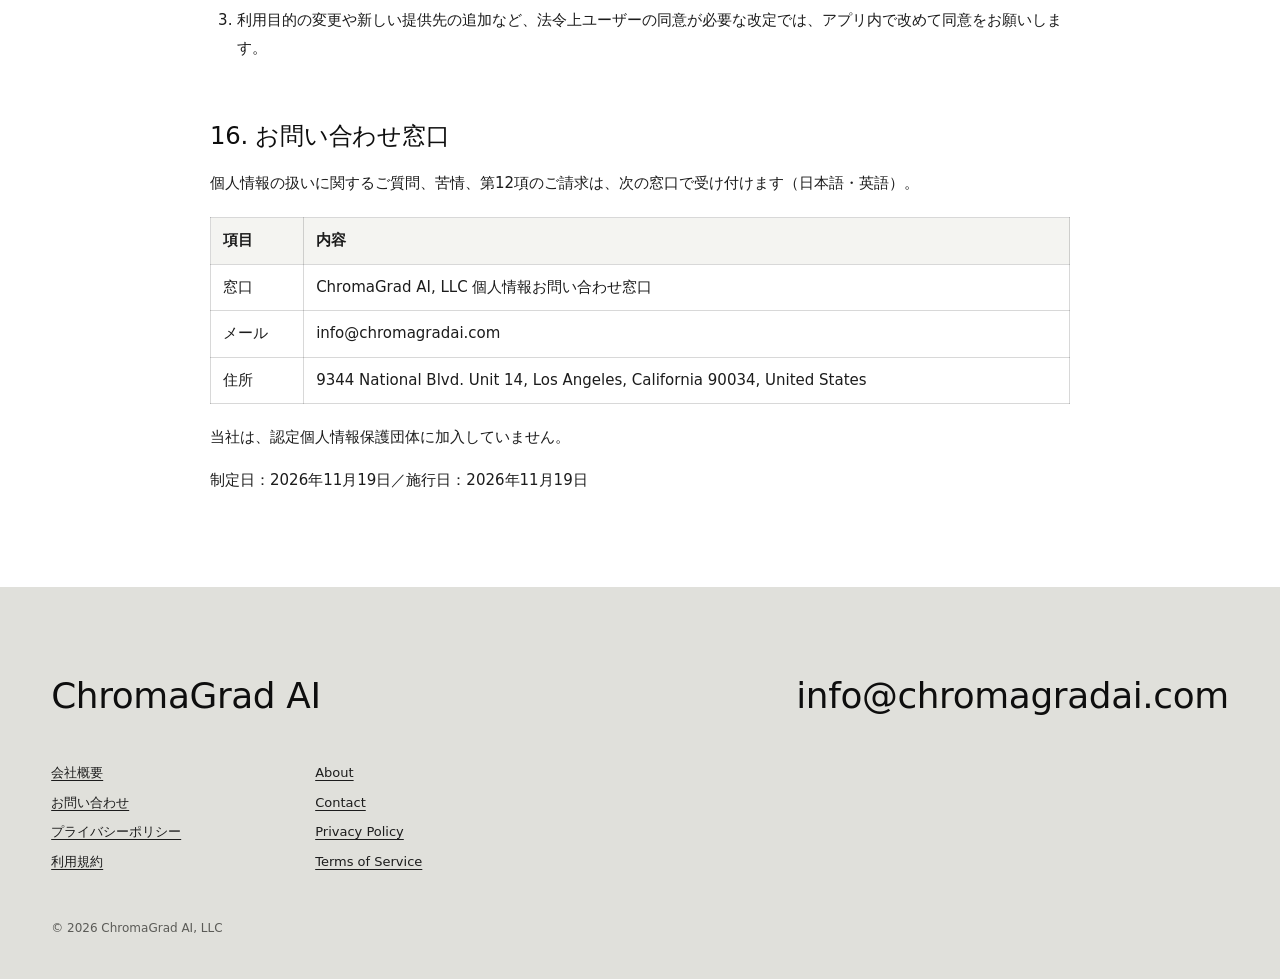
<file: docs/privacy.html>
<!doctype html>
<html lang="ja">
<head>
<meta charset="utf-8">
<meta name="viewport" content="width=device-width, initial-scale=1">
<title>プライバシーポリシー — ChromaGrad AI</title>
<meta name="description" content="撮影アシスト（Shoot Assist）プライバシーポリシー">
<link rel="canonical" href="https://chromagradai.com/privacy">
<link rel="alternate" hreflang="ja" href="https://chromagradai.com/privacy">
<link rel="alternate" hreflang="en" href="https://chromagradai.com/privacy-en">
<meta property="og:type" content="website">
<meta property="og:title" content="プライバシーポリシー — ChromaGrad AI">
<meta property="og:description" content="撮影アシスト（Shoot Assist）プライバシーポリシー">
<meta property="og:url" content="https://chromagradai.com/privacy">
<meta property="og:locale" content="ja_JP">
<meta name="theme-color" content="#e0e0db">
<link rel="icon" href="assets/favicon.svg" type="image/svg+xml">
<link rel="stylesheet" href="assets/style.css">
</head>
<body>
<a class="skip" href="#main">本文へ移動</a>
<header class="site-header band-greige">
  <a class="logo" href="./">ChromaGrad AI</a>
  <nav class="lang" aria-label="Language"><a href="./" lang="ja" aria-current="true">日本語</a><a href="english" lang="en">English</a></nav>
</header>
<main id="main">
<section class="legal band-white"><article class="doc">
<h1>撮影アシスト（Shoot Assist）プライバシーポリシー</h1>
<p class="lang-switch"><a href="privacy-en" lang="en">English version</a></p>
<h2 id="1-事業者と適用範囲">1. 事業者と適用範囲</h2>
<p>本ポリシーは、ChromaGrad AI, LLC（以下「当社」）が提供するアプリ「撮影アシスト」（英語名 Shoot Assist）と関連するサービス（以下「本サービス」）での、ユーザーの個人情報その他の情報の扱いを定めるものです。</p>
<div class="table-wrap"><table><thead><tr><th>項目</th><th>内容</th></tr></thead><tbody><tr><td>事業者の名称</td><td>ChromaGrad AI, LLC</td></tr><tr><td>所在地</td><td>9344 National Blvd. Unit 14, Los Angeles, California 90034, United States</td></tr><tr><td>代表者</td><td>宮地 綸（Tsukasa Miyaji、Member）</td></tr></tbody></table></div>
<p>当社は米国の事業者ですが、日本にお住まいの方に本サービスを提供するため、日本の「個人情報の保護に関する法律」（以下「個人情報保護法」）を守って扱います。</p>
<p>本ポリシーの「個人情報」は、個人情報保護法に定める個人情報をいいます。動画に写った顔や録音された声も、特定の人を識別できる場合は個人情報に当たります。</p>
<h2 id="2-取得する情報">2. 取得する情報</h2>
<p>当社は、本サービスの提供に必要な範囲で、次の情報を取得します。</p>
<div class="table-wrap"><table><thead><tr><th>情報</th><th>内容</th><th>取得する場面</th></tr></thead><tbody><tr><td>撮影した動画・写真・音声</td><td>カメラとマイクで撮ったもの、写真アプリから選んだもの（選んだものだけ）</td><td>撮影、素材の取り込み、編集</td></tr><tr><td>参考動画</td><td>画面収録、選んだ動画</td><td>参考に似せて作るとき</td></tr><tr><td>チャットの内容</td><td>文、添付した画像、リンク、カット割り</td><td>AD チャット</td></tr><tr><td>AD のプロフィール</td><td>呼び名、自己紹介、作りたい動画、使う SNS、AD が覚えたこと（チャットの内容から AI が自動で選んで覚えるもの）</td><td>マイページ、AD チャット</td></tr><tr><td>素材のタグ</td><td>いつ、どこで（地名）、だれ、なに、メモ、AI が付けたタグ</td><td>撮影、素材の取り込み</td></tr><tr><td>撮影中のカメラの画像</td><td>撮影画面を開いている間、4〜5秒ごとに1枚の縮小画像（音声は含みません）</td><td>撮影中のひとこと</td></tr><tr><td>投稿ネタの提案に使う情報</td><td>AD のプロフィール、最近の作品の題名、素材のタグ</td><td>1日に1回、ホーム画面を開いたとき（自動で送ります）</td></tr><tr><td>位置情報（許可した場合だけ）</td><td>撮影した場所、AR の屋外の案内で使う現在地と向き</td><td>撮影、AR の案内</td></tr><tr><td>端末と通信の情報</td><td>インストールごとに作る識別子（他の人が推測できない文字列）、IP アドレス、アプリと OS のバージョン、アプリの言語設定、通信の日時、要求の種類</td><td>本サービスの利用中</td></tr><tr><td>使い方の記録（「使い方の記録を送る」がオンの場合だけ）</td><td>画面やカードの移り方と滞在時間、操作や撮影中の出来事の回数、待ち時間、エラーの種類（エラーの文そのものは送りません）、通信の時間と失敗、許可の状態、アプリの落ちや固まりの情報、アプリの版・端末の機種・OS・言語・時間帯、端末ごとのランダムな番号</td><td>本サービスの利用中（30秒ごとと、アプリを閉じたとき）</td></tr><tr><td>費用の記録</td><td>使った機能、処理の時間、AI の利用量と費用（動画や文などの中身は含みません）。「使い方の記録を送る」がオンの場合は、端末ごとのランダムな番号も付けます</td><td>AI を使う機能の利用中</td></tr><tr><td>お問い合わせの内容</td><td>お名前、メールアドレス、お問い合わせの内容</td><td>お問い合わせのとき</td></tr></tbody></table></div>
<p>使い方の記録には、撮影した映像や画像、入力した文章、位置情報、氏名は含みません。端末ごとの番号は端末の中に保存され、アプリを入れ直しても変わりません。当社は、この番号を氏名と結び付けません。当社は、アカウントの情報、支払いの情報、広告用の識別子、アドレス帳の情報は取得しません。本サービスにはアカウントも課金も広告もありません。</p>
<h2 id="3-端末の中だけで処理する情報">3. 端末の中だけで処理する情報</h2>
<p>次の処理は端末の中だけで行い、その結果を当社のサーバーには送りません（使い方の記録として、出来事の回数などを送ることがあります。第2項）。ただし、外部の AI を使う機能では、動画そのものを送ります（第5項）。</p>
<ul><li><p>撮影中の台本の案内や、端末の中で仕上げるときの字幕のための声の聞き取り：端末の中の音声認識だけを使い、Apple のサーバーにも当社のサーバーにも送りません。AI による編集やテロップのための書き起こしは、これとは別に、音声を外部の AI 事業者に送って行います（第5項）。</p></li><li><p>顔の位置の検出：構図の案内と、顔を隠すモザイクのために使います。顔で個人を特定する処理（顔認証や顔認識）は行いません。</p></li><li><p>人・手・物・動物の検出、奥行きの推定、手ぶれ・傾き・明るさの測定、拍の検出、AR による空間の把握。</p></li><li><p>位置情報の座標（緯度・経度）：端末の中に保存します。地名に直したもの（例：「渋谷」）は、素材のタグとして当社のサーバーに送ることがあります。地名への変換などについては第10項をご覧ください。</p></li><li><p>作品、素材、チャットの記録、AD のプロフィール、設定：端末の中に保存します。必要なものだけを、その機能を使うときに当社のサーバーへ送ります。投稿ネタの提案のためには、1日に1回、ホーム画面を開いたときに自動で送ります。</p></li></ul>
<h2 id="4-利用目的">4. 利用目的</h2>
<p>当社は、取得した情報を次の目的だけに使います。</p>
<ol><li><p>本サービスの提供（撮影の案内、撮影中のひとこと、素材のタグ付け、名場面の抽出、編集、テロップの作成、チャットの返答、投稿ネタの提案）</p></li><li><p>チャットの内容から AI が覚えたことと AD のプロフィールをもとにした、ユーザーに合わせた提案</p></li><li><p>障害への対応、不具合の調査、使い方の記録の分析による本サービスの改善</p></li><li><p>不正利用の防止と安全の確保</p></li><li><p>AI の利用量と費用の管理（端末ごとの費用の集計を含みます）</p></li><li><p>お問い合わせへの対応</p></li><li><p>規約の変更など、重要なお知らせ</p></li><li><p>法令に基づく対応</p></li></ol>
<p>当社は、ユーザーが送った動画、音声、文を、広告や AI モデルの学習には使いません。利用目的を変える場合は、第15項の手続きに従います。</p>
<h2 id="5-ai-事業者など外部の事業者への委託">5. AI 事業者など外部の事業者への委託</h2>
<p>当社は、次の事業者に情報の取扱いを委託しています。どの事業者にも、その処理に必要な情報だけを送ります。</p>
<p>端末から当社以外へ直接送るのは、Apple と国土地理院だけです（第10項）。</p>
<div class="table-wrap"><table><thead><tr><th>事業者</th><th>所在国</th><th>送る情報</th><th>目的</th></tr></thead><tbody><tr><td>Google LLC（Gemini API）</td><td>米国</td><td>縮小した動画（音声を含みます）、静止画、チャットの内容、AD のプロフィール、作品の題名、素材のタグ、書き起こし、ユーザーが示したリンク</td><td>撮影中のひとこと、素材のタグ付け、名場面の抽出、動画の解析と編集、テロップ、チャットの返答、調べもの、投稿ネタの提案、画像の生成</td></tr><tr><td>Eleven Labs Inc.（ElevenLabs）</td><td>米国</td><td>動画の音声</td><td>声の書き起こし</td></tr><tr><td>Railway Corporation</td><td>米国（カリフォルニア州）</td><td>当社のサーバーで扱う情報</td><td>サーバーの運用（情報の保管と処理）</td></tr></tbody></table></div>
<p>各事業者での扱いは次のとおりです。</p>
<ul><li><p><strong>Google</strong>：当社は Gemini API を有料の契約で使っており、Google は送られた情報を自社の製品の改善や AI の学習に使いません。不正利用を見つけるために最長55日記録し、問題が疑われる場合は Google の担当者が確認することがあります。「ネット検索」を使った場合、検索に関する情報は Google の定めにより30日保存されます。一部の機能では、動画ファイルが Google のサーバーに最長48時間置かれます。Google は、データ処理の条件に基づき、当社の指示の範囲で情報を扱います。</p></li><li><p><strong>ElevenLabs</strong>：当社は、送ったデータを同社の AI の改善に使う設定をオフにしています。ただし、この設定が API で送った音声にも及ぶかは、同社の定めでは明らかではありません。ElevenLabs は、書き起こしの結果を同社の定めに従って保存します。保存の期間は同社が決め、当社は指定できません。バックアップには最長30日残ります。</p></li><li><p><strong>Railway</strong>：当社のサーバーと保存先は、Railway の米国（カリフォルニア州）の設備にあります。Railway は、当社の指示の範囲でのみ情報を扱います。</p></li></ul>
<p>当社は、情報を送る事業者に、本ポリシーと同じ水準で情報を守ることを求め、データ処理に関する契約や各社の定めでそれを確かめています。各社に特有の扱いは、上に記載したとおりです。</p>
<p>送る動画と画像は、撮影場所などの位置情報（メタデータ）を取り除いてから送ります。編集に使う動画は横幅480ピクセル程度、参考動画は720ピクセル程度に縮小します。もとの動画がそれより小さい場合は、そのまま送ります。画像は、横幅640ピクセル以下の JPEG に作り直して送ります。</p>
<p>ユーザーがチャットでリンクを示した場合、Google（Gemini API）がリンク先のページの内容を読み取ります。当社のサーバーは、リンク先から動画を取得しません。</p>
<h2 id="6-外国にある第三者への提供">6. 外国にある第三者への提供</h2>
<p>当社は、第5項の事業者に情報を送る前に、アプリでユーザーの同意をいただきます。同意しない場合、外部の AI を使う機能は使えません。個人情報保護法第28条に基づき、提供先について次のとおりお知らせします。</p>
<div class="table-wrap"><table><thead><tr><th>項目</th><th>内容</th></tr></thead><tbody><tr><td>提供先の国</td><td>米国（Google、ElevenLabs、Railway）。Google は、米国以外にある Google の施設で処理することがあり、処理する国をあらかじめ特定できません。Google のデータ処理の条件が、処理する場所を限定していないためです。Google は、どの国で処理する場合も同じ条件で情報を保護することを約束しています。Google の施設の所在地は、<a href="https://www.google.com/about/datacenters/locations/">Google のウェブサイト</a>で公開されています。</td></tr><tr><td>米国の個人情報保護の制度</td><td>連邦レベルの包括的な個人情報保護法はなく、分野ごとの連邦法（通信、金融、医療など）と州法（カリフォルニア州消費者プライバシー法など）があります。そのため、日本の個人情報保護法にある事業者の義務や本人の権利（利用目的の特定、開示の請求など）に当たる定めが、米国では全国一律には設けられていません。米国は、APEC の越境プライバシールール（CBPR）システムに参加しています。詳しくは<a href="https://www.ppc.go.jp/personalinfo/legal/kaiseihogohou/#gaikoku">個人情報保護委員会の調査</a>をご覧ください。</td></tr><tr><td>提供先が講じる措置</td><td>各社とのデータ処理に関する契約で、当社の指示の範囲での処理、守秘、安全管理、再委託先の管理、契約が終わったときの削除などが定められています。これらは、OECD プライバシーガイドラインの8原則に対応する措置です。ただし、Google は不正利用を見つけるために情報を最長55日記録し、担当者が確認することがあります。ElevenLabs では、学習に使う設定をオフにしたことが API で送った音声に及ぶかは、同社の定めでは明らかではありません。</td></tr></tbody></table></div>
<p>当社自身も米国の事業者であり、ユーザーの情報は主に米国で扱われます。</p>
<h2 id="7-第三者への提供">7. 第三者への提供</h2>
<p>当社は、ユーザーの個人情報を売ったり、広告のために第三者に渡したりすることはありません。次の場合を除き、あらかじめユーザーの同意を得ずに、個人データを第三者に提供しません。</p>
<ol><li><p>法令に基づく場合</p></li><li><p>人の生命、身体または財産の保護のために必要で、本人の同意を得ることが難しい場合</p></li><li><p>公衆衛生の向上または児童の健全な育成の推進のために特に必要で、本人の同意を得ることが難しい場合</p></li><li><p>国の機関、地方公共団体またはその委託を受けた者が法令の定める事務を行うことに協力する必要があり、本人の同意を得るとその事務の遂行に支障が出るおそれがある場合</p></li><li><p>利用目的の達成に必要な範囲で、個人データの取扱いの全部または一部を委託する場合（第5項の事業者への委託を含みます）</p></li><li><p>合併、事業譲渡その他の理由による事業の承継に伴って提供する場合</p></li></ol>
<p>外国にある第三者への提供（委託を含みます）は、第6項の定めにも従います。当社は、個人データを他の事業者と共同で利用していません。</p>
<h2 id="8-保存期間と削除">8. 保存期間と削除</h2>
<p>当社は、利用目的に必要な期間だけ情報を保存し、期間が過ぎたものは削除します。</p>
<div class="table-wrap"><table><thead><tr><th>情報</th><th>保存する場所</th><th>保存期間</th></tr></thead><tbody><tr><td>作品、素材、チャットの記録、AD のプロフィール、設定</td><td>端末</td><td>ユーザーが削除するまで（アプリを削除すると消えます）</td></tr><tr><td>端末ごとのランダムな番号</td><td>端末</td><td>アプリを削除しても端末に残ることがあります（端末を初期化すると消えます）</td></tr><tr><td>作品のために送った動画と音声、その解析結果</td><td>当社のサーバー</td><td>作品を保存・共有したとき、または作品を削除したときに削除します。どれもしないまま止まった作品は、最後に処理した日から30日で削除します</td></tr><tr><td>書き起こしなどの解析結果の一時保存</td><td>当社のサーバー</td><td>その解析結果を使っている作品がなくなったときに削除（同じ素材を解析し直さないよう、作品の間で使い回します）</td></tr><tr><td>チャットの処理に使った情報</td><td>当社のサーバー</td><td>返答をアプリが受け取ってから10分で削除（受け取られなかった場合は24時間で削除）</td></tr><tr><td>タグ付け、撮影中のひとこと、名場面選び、投稿ネタの提案に使った情報（静止画、AD のプロフィール、作品の題名、素材のタグ）と、書き起こし用の音声</td><td>当社のサーバー</td><td>処理が終わりしだい削除</td></tr><tr><td>インストールごとの識別子</td><td>当社のサーバー</td><td>作品のデータと同じ期間</td></tr><tr><td>使い方の記録</td><td>当社のサーバー</td><td>90日</td></tr><tr><td>費用の記録（動画や文などの中身を含みません）</td><td>当社のサーバー</td><td>1年</td></tr><tr><td>サーバーの通信の記録（IP アドレス、日時、要求の種類。動画や文などの中身は含みません）</td><td>Railway</td><td>最長90日</td></tr><tr><td>お問い合わせの内容</td><td>当社</td><td>対応を終えてから3年</td></tr><tr><td>AI 事業者のもとでの記録</td><td>Google、ElevenLabs</td><td>第5項のとおり</td></tr></tbody></table></div>
<p>作品を保存・共有した後に作り直す場合は、端末から素材をもう一度当社のサーバーに送ります。法令で保存が義務付けられている場合は、その期間保存します。サーバーの情報をすぐに削除したい場合は、第16項の窓口にご連絡ください。</p>
<h2 id="9-安全管理措置">9. 安全管理措置</h2>
<p>当社は、個人データの漏えい、滅失、毀損を防ぐため、次の措置をとっています。</p>
<div class="table-wrap"><table><thead><tr><th>区分</th><th>主な措置</th></tr></thead><tbody><tr><td>基本方針と規律</td><td>本ポリシーを定め、取得・利用・保存・提供・削除の手順を決めています。</td></tr><tr><td>組織的な措置</td><td>個人データを扱う者を限定し、責任者を定めています。漏えいなどが起きた場合の報告と対応の手順を定めています。</td></tr><tr><td>人的な措置</td><td>個人データを扱う者に秘密を守る義務を課し、必要な教育を行います。</td></tr><tr><td>物理的な措置</td><td>サーバーは事業者が管理する設備に置き、当社の端末はログインと画面ロックで守っています。</td></tr><tr><td>技術的な措置</td><td>通信の暗号化（HTTPS）、インストールごとの識別子によるサーバーへのアクセスの認証、他のユーザーから推測できない作品の識別子、外部の AI を使うための鍵を扱う者の限定、不要になったデータの自動削除を行っています。</td></tr><tr><td>外的環境の把握</td><td>個人データを米国で扱うため、米国の制度を把握したうえで措置をとっています（第6項）。</td></tr></tbody></table></div>
<p>委託先については、安全管理の体制を確かめて選び、データ処理に関する契約を結んで監督します。</p>
<h2 id="10-外部送信電気通信事業法">10. 外部送信（電気通信事業法）</h2>
<p>本アプリには、広告や利用分析のためのプログラム（SDK）は組み込まれていません。本アプリが端末から当社以外に送る情報と、当社に送る情報のうち本サービスの提供に欠かせないもの以外は、次のとおりです。</p>
<div class="table-wrap"><table><thead><tr><th>送信先</th><th>送られる情報</th><th>目的</th></tr></thead><tbody><tr><td>当社（使い方の記録）</td><td>第2項の「使い方の記録」</td><td>本サービスの改善。マイページの「使い方の記録を送る」をオフにすると送りません</td></tr><tr><td>Apple Inc.（地名への変換、周辺の場所の検索）</td><td>撮影した場所や現在地の座標、端末の IP アドレスなど通信に自動で含まれる情報</td><td>素材の場所のタグ付け、AR の案内（周りの建物や山の名前）</td></tr><tr><td>Apple Inc.（iCloud 写真）</td><td>写真アプリから選んだ動画の元のファイルの取得の要求、端末の IP アドレスなど通信に自動で含まれる情報</td><td>iCloud にある動画の読み込み</td></tr><tr><td>国土地理院（標高タイル）</td><td>現在地の周りの地図タイルの位置、端末の IP アドレスなど通信に自動で含まれる情報</td><td>AR の案内での山並みの表示</td></tr></tbody></table></div>
<p>使い方の記録を除き、当社のサーバーへの送信は、本サービスの提供に必要なものです。その内容と、そこから送る先は第5項に記載しています。位置情報を使わせたくない場合は、端末の設定で本アプリの位置情報をオフにできます。Apple に送られた情報は、Apple のプライバシーポリシーに従って扱われます。</p>
<h2 id="11-お子様の情報">11. お子様の情報</h2>
<ol><li><p>本サービスは18歳未満の方を対象としておらず、18歳未満の方は利用できません。当社は、18歳未満の方から知りながら個人情報を集めることはしません。</p></li><li><p>18歳未満の方が利用していたことがわかった場合は、その方から受け取った情報を速やかに削除します。お気づきの保護者の方は、第16項の窓口にご連絡ください。</p></li><li><p>ユーザーが撮影した動画に18歳未満の方が主に写っている場合、ユーザーは、その方の保護者の同意を得たうえで本サービスを利用してください。</p></li></ol>
<h2 id="12-開示訂正利用停止などの請求と手続き">12. 開示・訂正・利用停止などの請求と手続き</h2>
<ol><li><p>ユーザーは、当社が保有する自分の個人データについて、個人情報保護法に基づき、利用目的の通知、開示（第三者への提供の記録を含みます）、訂正・追加・削除、利用の停止・消去、第三者への提供の停止を請求できます。</p></li><li><p>請求は、第16項の窓口にメールでお送りください。その際は、アプリの設定に表示される「お問い合わせ番号」をお知らせください。当社は、この番号で対象のデータを探し、ご本人の確認にも使います。代理人による請求の場合は、代理の権限も確かめます。当社は遅滞なく対応し、開示は電子データまたは書面のうち、ご希望の方法で行います。手数料はいただきません。</p></li><li><p>本サービスにはアカウントがないため、当社はサーバー上のデータを氏名などと結び付けて管理していません。お問い合わせ番号がわからない場合は、対象のデータを特定できないことがあります。その場合は、そのことをお知らせします。</p></li><li><p>端末の中の情報は、ユーザー自身がアプリで確かめ、変え、削除できます。AD が覚えたことは、マイページで1件ずつ、またはすべてまとめて削除できます。AD に覚えさせない設定にもできます。使い方の記録は、マイページの「使い方の記録を送る」をオフにすると送信が止まり、端末に溜めた分も消えます。</p></li><li><p>外部の AI を使うことへの同意は、アプリの設定からいつでも取り消せます。取り消した後は、外部の AI に情報を送りません。すでに当社のサーバーにあるデータは、第8項の期間で削除します。すぐに削除したい場合は、第16項の窓口にご連絡ください。</p></li><li><p>法令で請求に応じなくてよいとされている場合は、理由を示してお断りすることがあります。</p></li></ol>
<h2 id="13-欧州経済領域eea英国スイスの方へ">13. 欧州経済領域（EEA）・英国・スイスの方へ</h2>
<p>本アプリは、欧州経済領域（EEA）、英国、スイスの App Store では配信していません。当社は、これらの地域にお住まいの方に向けて本サービスを提供していません。</p>
<h2 id="14-米国カリフォルニア州の方へ">14. 米国カリフォルニア州の方へ</h2>
<ul><li><p>当社は、ユーザーの個人情報を売ったり（sell）、サイトやアプリをまたいだ行動ターゲティング広告のために共有したり（share）していません。第三者自身のダイレクトマーケティングのために提供することもありません。</p></li><li><p>本サービスは、他社のウェブサイトやアプリをまたいでユーザーの行動を追跡しません。そのため、ブラウザの「Do Not Track」信号に応じた特別な処理は行っていません。</p></li><li><p>カリフォルニア州消費者プライバシー法（CCPA）その他の州法で認められる権利（当社が持つ情報を知る権利、削除や訂正を求める権利など）は、第16項の窓口で受け付けます。権利を行使したことを理由に、不利益な扱いをすることはありません。</p></li><li><p>個人情報の項目、提供先、確認と訂正の方法、改定のお知らせの方法は、それぞれ第2項、第5項、第12項、第15項に記載しています。</p></li></ul>
<h2 id="15-本ポリシーの改定">15. 本ポリシーの改定</h2>
<ol><li><p>当社は、法令の改正や本サービスの変更に合わせて、本ポリシーを改定することがあります。</p></li><li><p>改定するときは、改定後の内容と効力が生じる日を、事前にアプリ内または当社のウェブサイトでお知らせします。</p></li><li><p>利用目的の変更や新しい提供先の追加など、法令上ユーザーの同意が必要な改定では、アプリ内で改めて同意をお願いします。</p></li></ol>
<h2 id="16-お問い合わせ窓口">16. お問い合わせ窓口</h2>
<p>個人情報の扱いに関するご質問、苦情、第12項のご請求は、次の窓口で受け付けます（日本語・英語）。</p>
<div class="table-wrap"><table><thead><tr><th>項目</th><th>内容</th></tr></thead><tbody><tr><td>窓口</td><td>ChromaGrad AI, LLC 個人情報お問い合わせ窓口</td></tr><tr><td>メール</td><td>info@chromagradai.com</td></tr><tr><td>住所</td><td>9344 National Blvd. Unit 14, Los Angeles, California 90034, United States</td></tr></tbody></table></div>
<p>当社は、認定個人情報保護団体に加入していません。</p>
<p>制定日：2026年11月19日／施行日：2026年11月19日</p>
</article></section>
</main>
<footer class="site-footer band-greige">
  <div class="foot-top"><a class="foot-logo" href="./">ChromaGrad AI</a><a class="foot-mail" href="mailto:info@chromagradai.com">info@chromagradai.com</a></div>
  <div class="foot-links">
    <ul lang="ja"><li><a href="about">会社概要</a></li><li><a href="contact">お問い合わせ</a></li><li><a href="privacy">プライバシーポリシー</a></li><li><a href="terms">利用規約</a></li></ul>
    <ul lang="en"><li><a href="about-en">About</a></li><li><a href="contact-en">Contact</a></li><li><a href="privacy-en">Privacy Policy</a></li><li><a href="terms-en">Terms of Service</a></li></ul>
  </div>
  <p class="copyright">© 2026 ChromaGrad AI, LLC</p>
</footer>
</body>
</html>
</file>
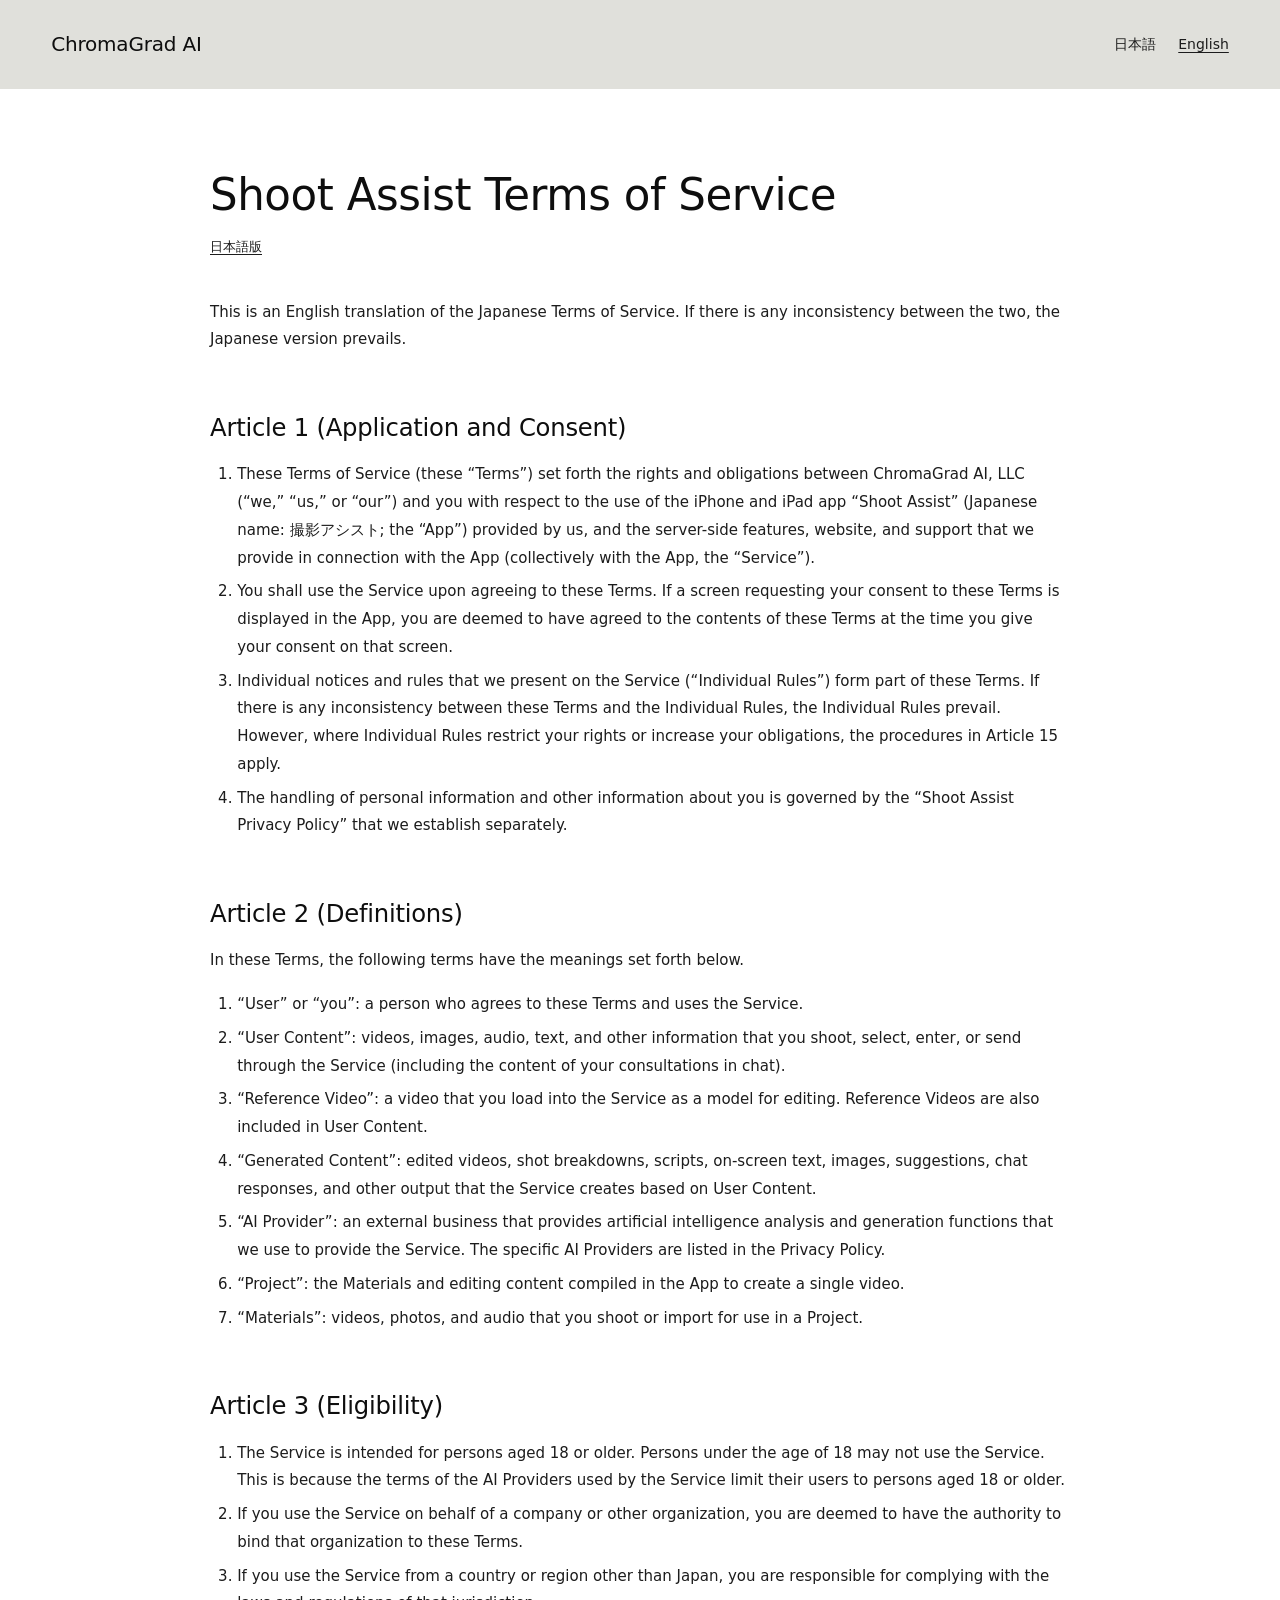
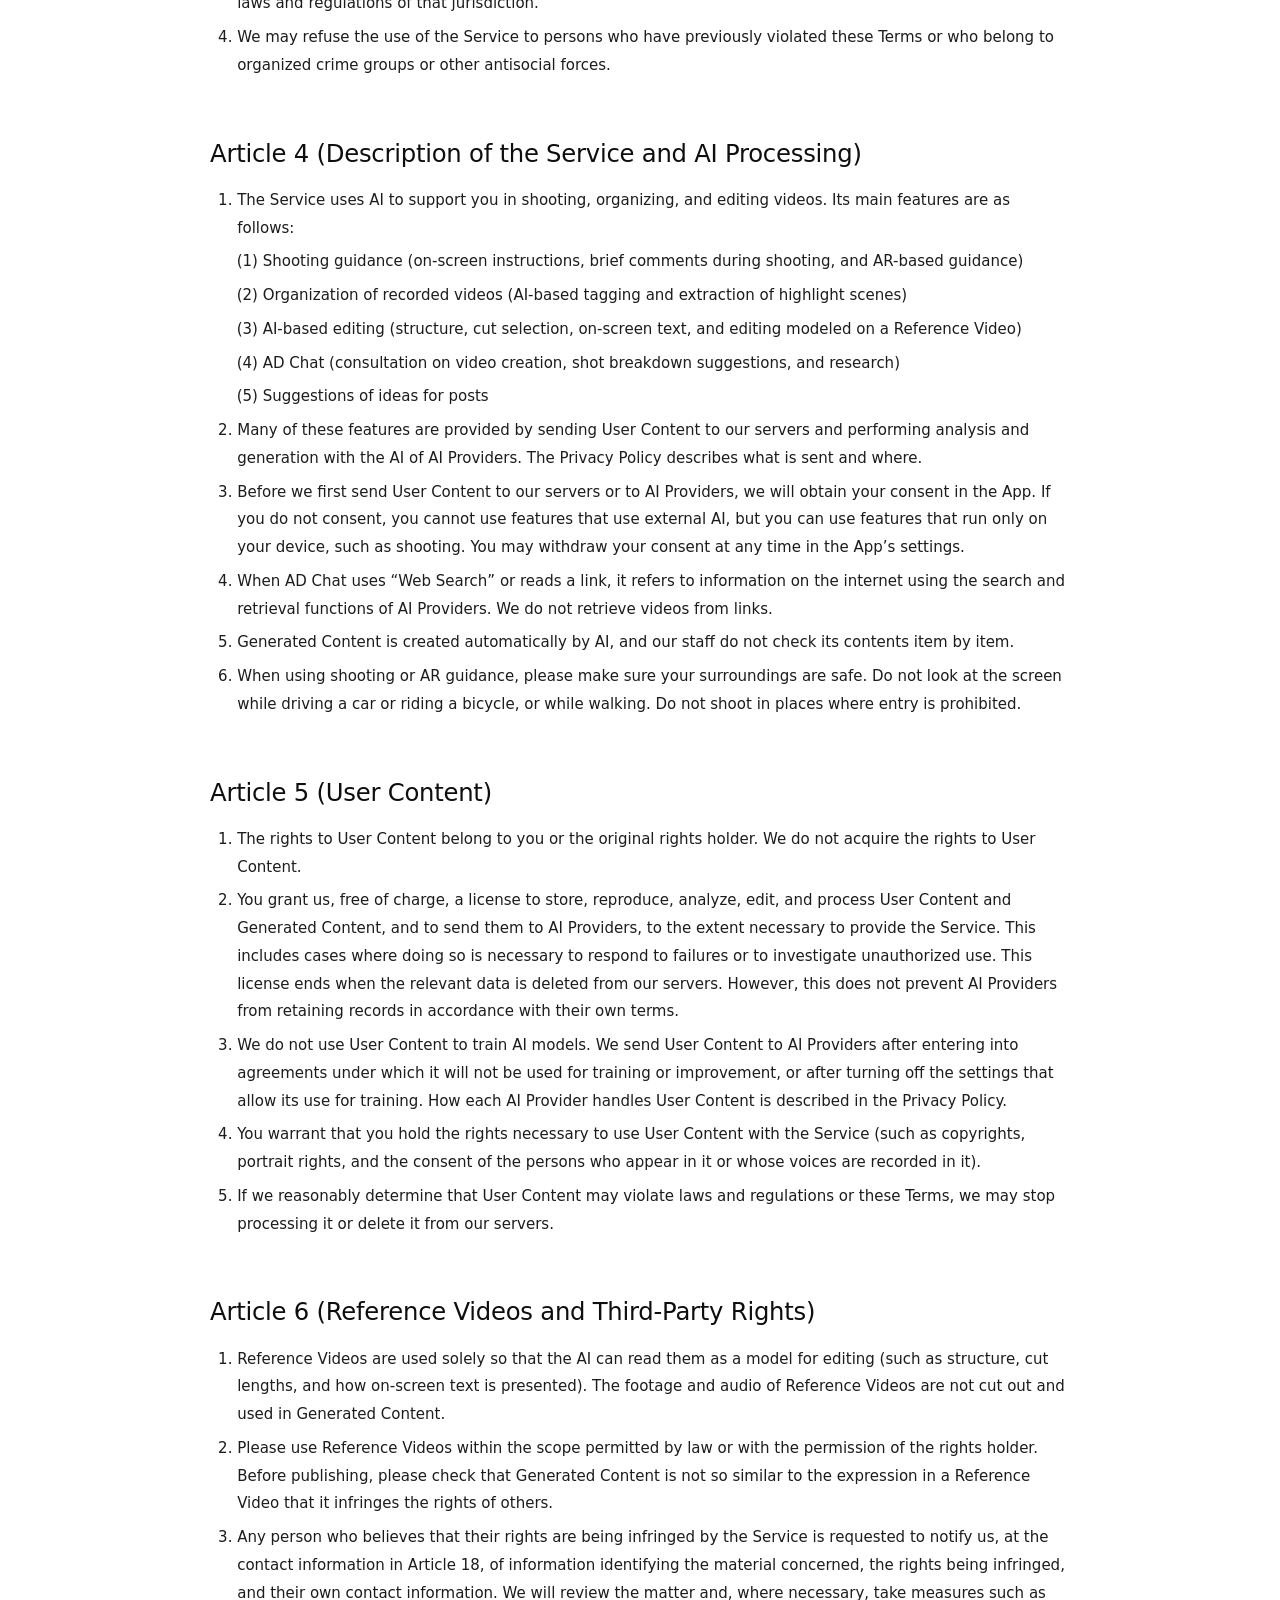
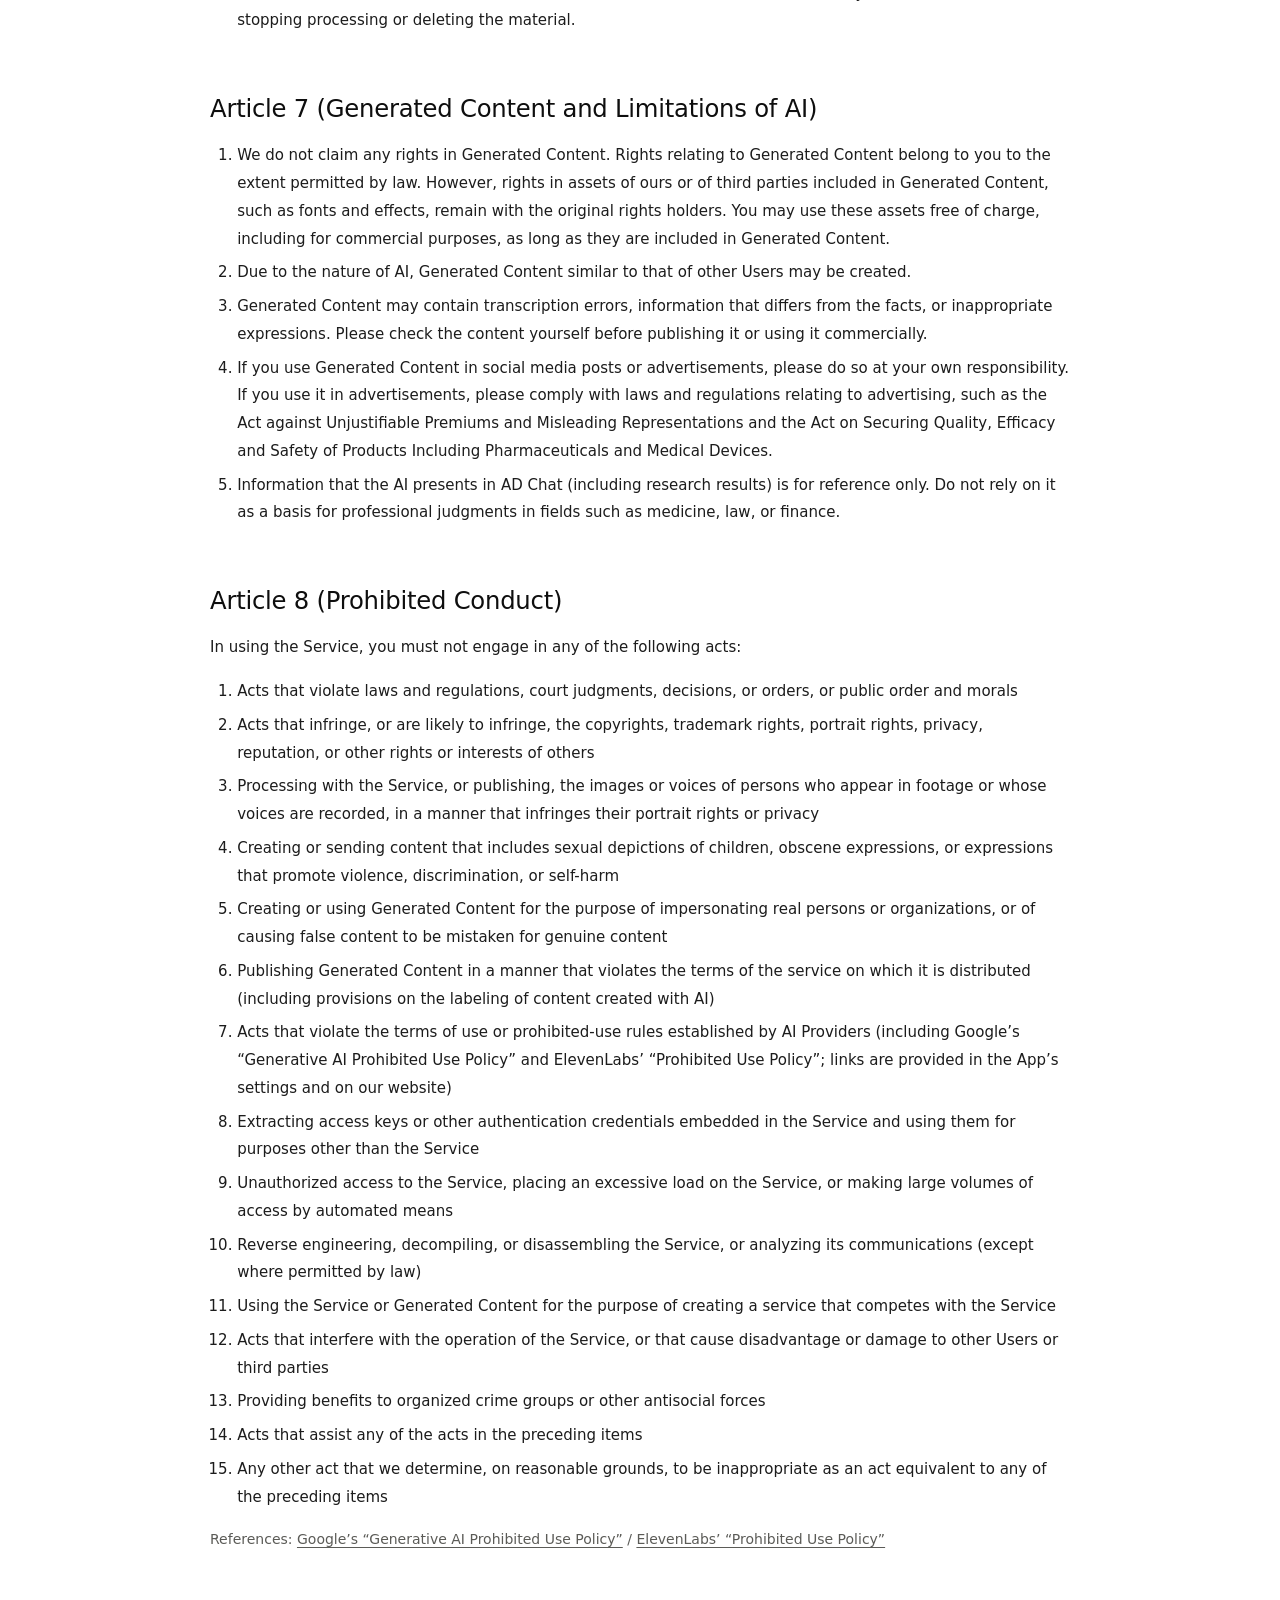
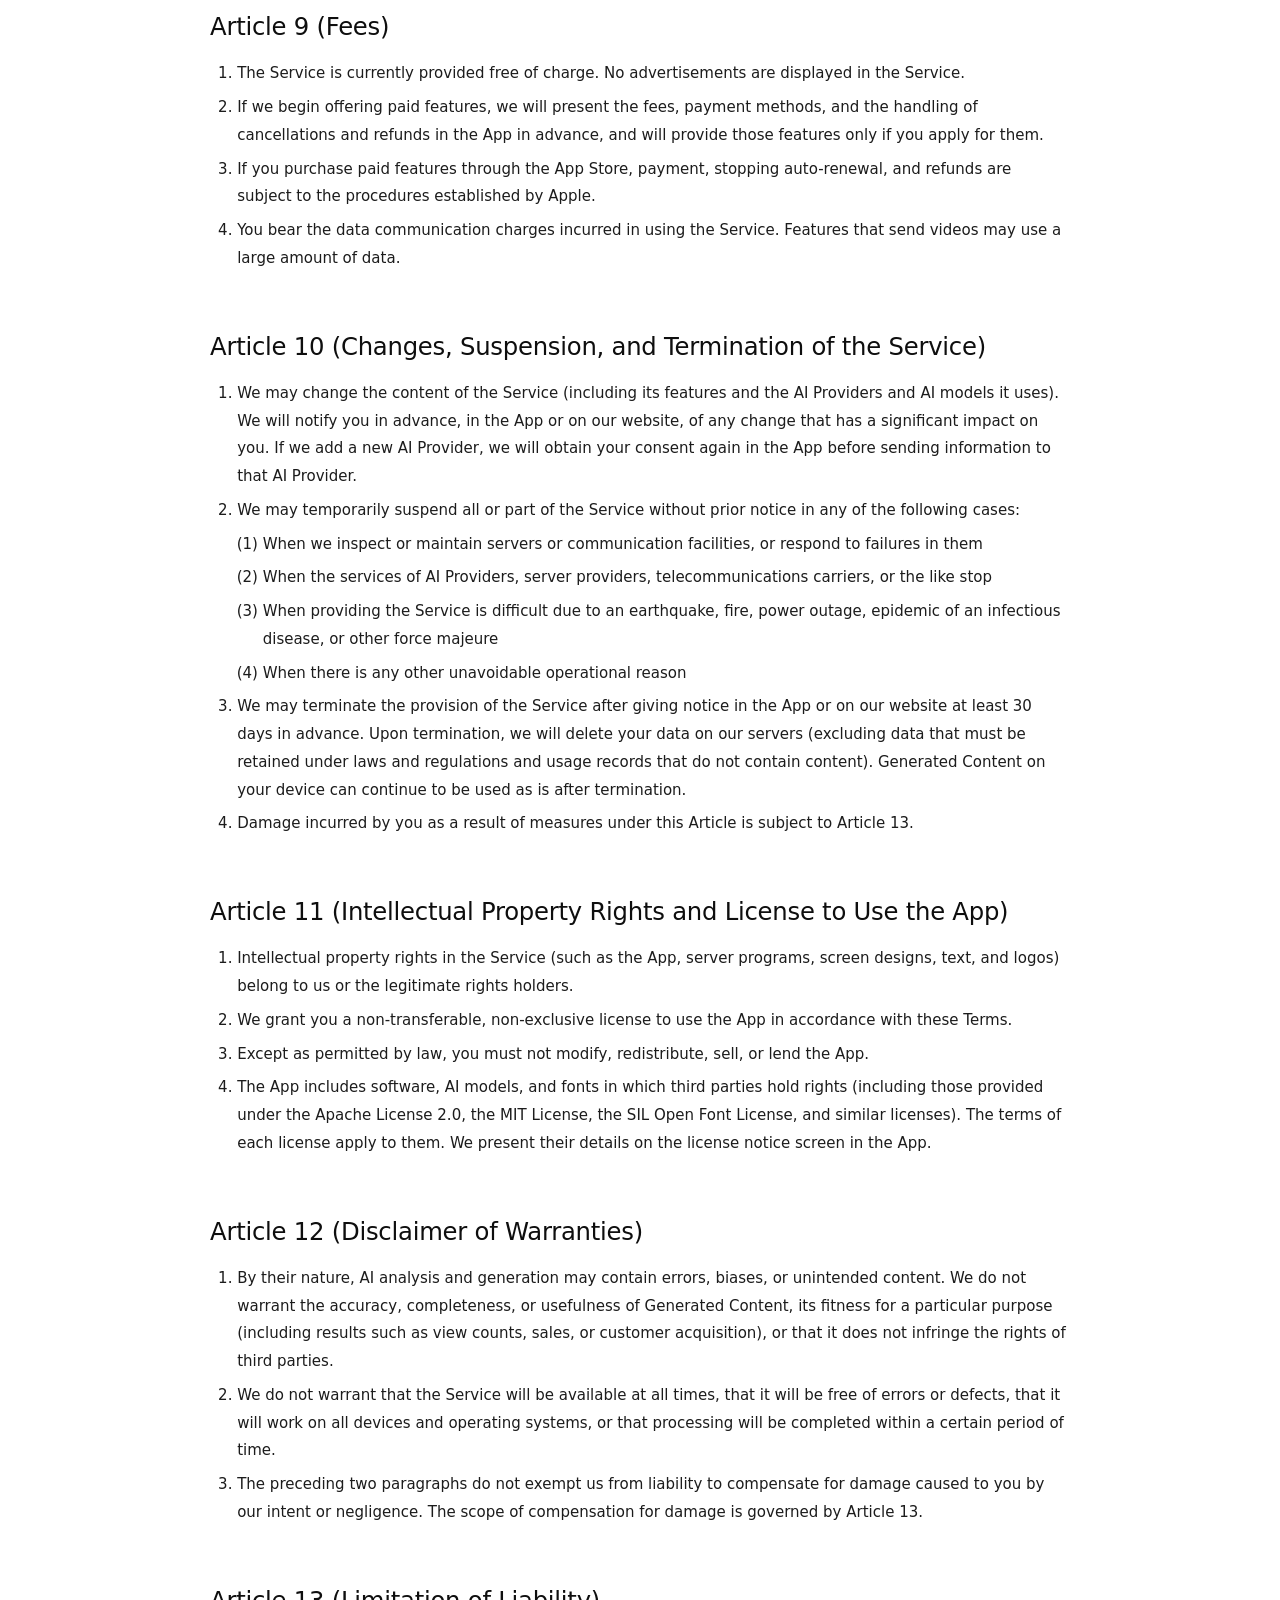
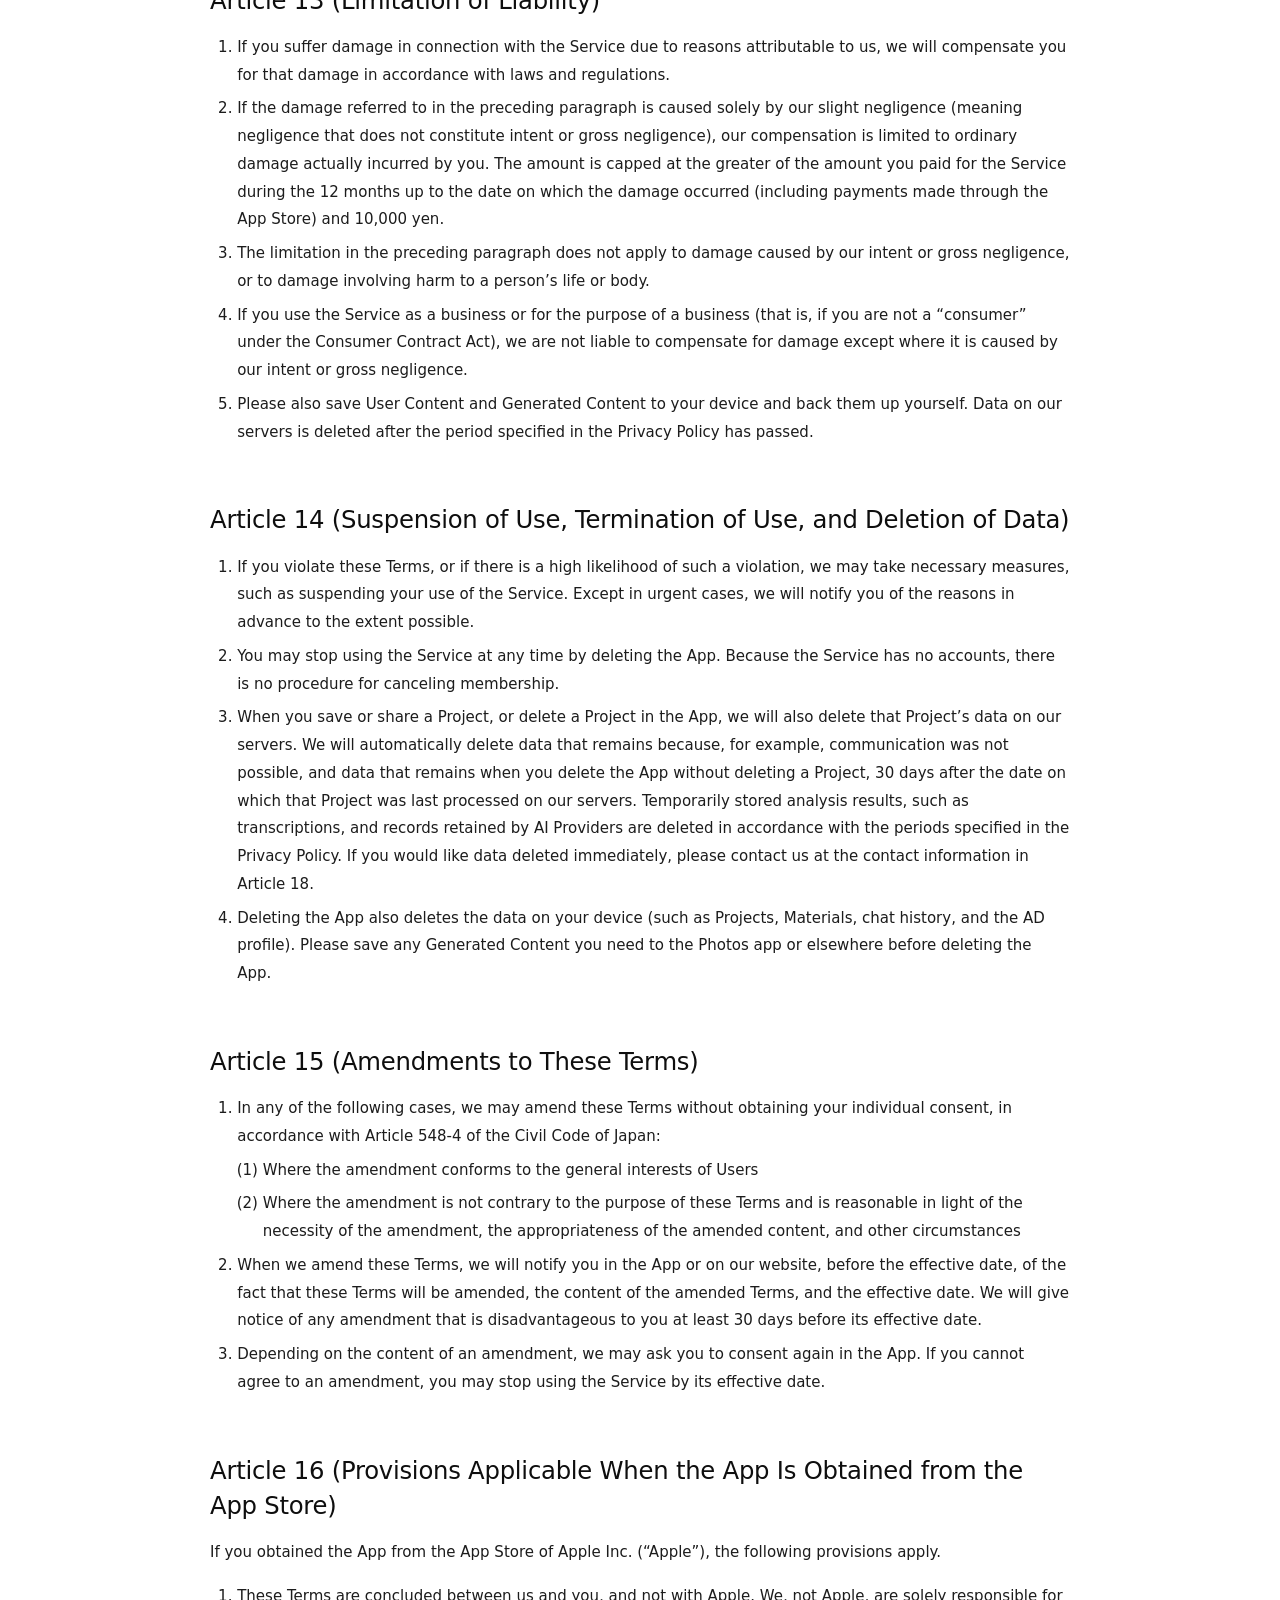
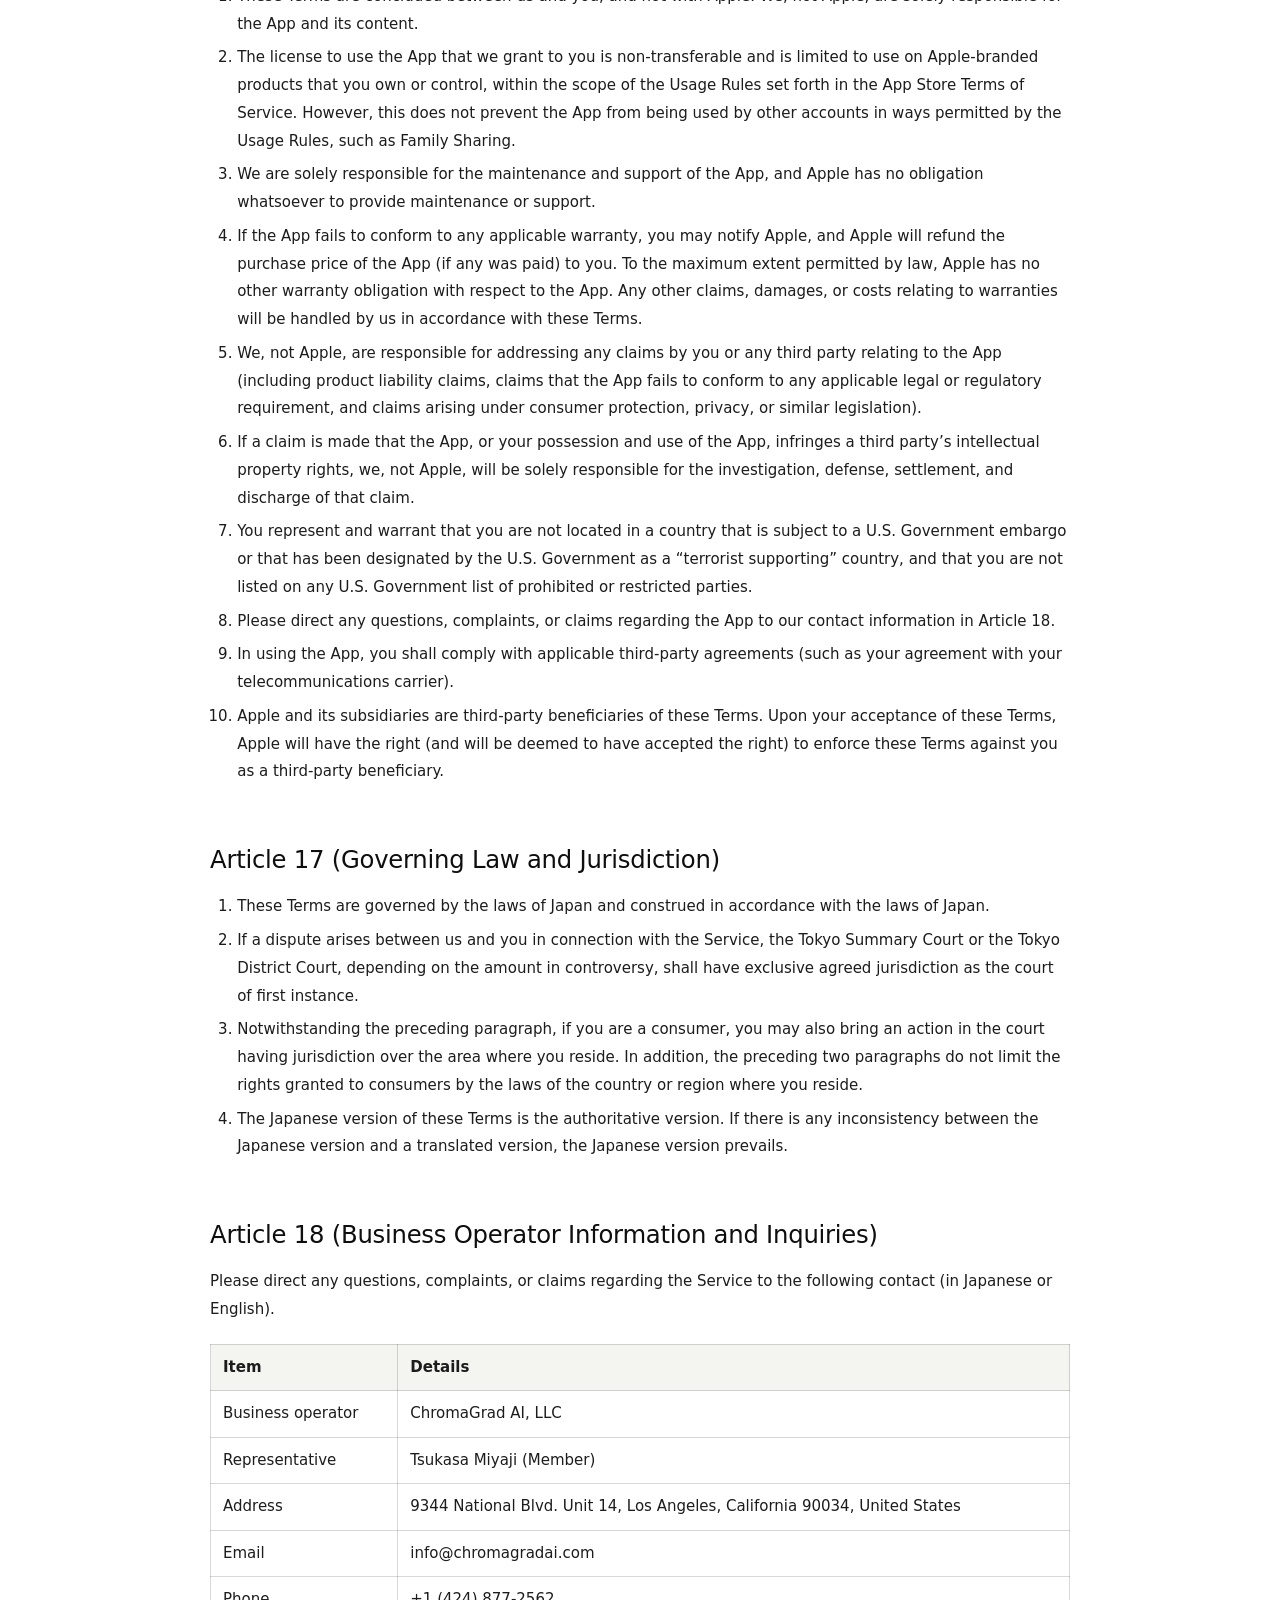
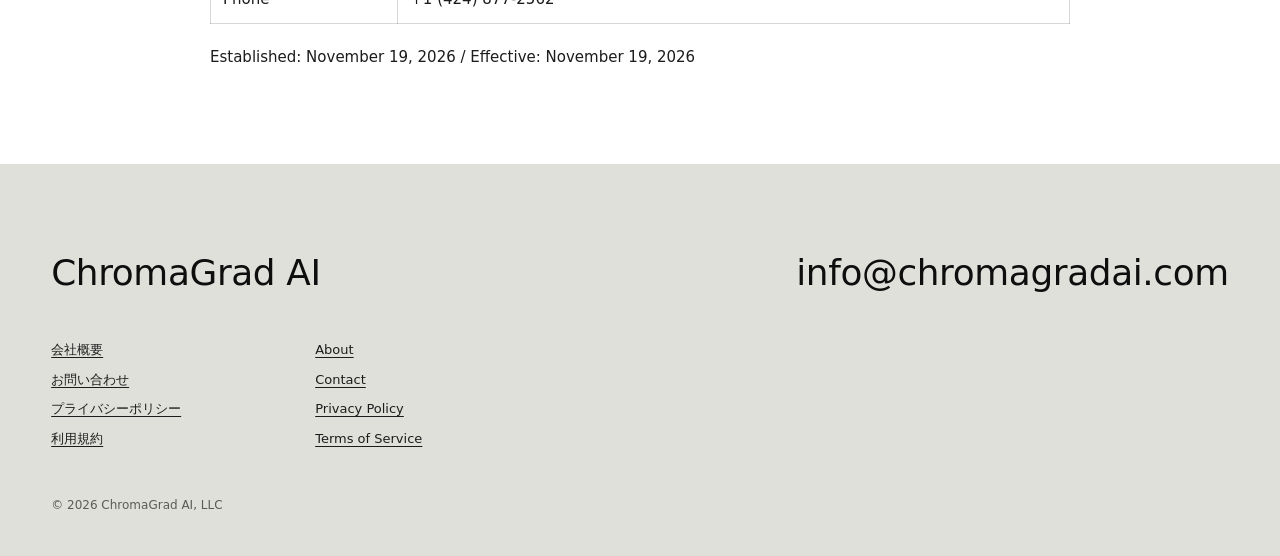
<file: docs/terms-en.html>
<!doctype html>
<html lang="en">
<head>
<meta charset="utf-8">
<meta name="viewport" content="width=device-width, initial-scale=1">
<title>Terms of Service — ChromaGrad AI</title>
<meta name="description" content="Shoot Assist Terms of Service">
<link rel="canonical" href="https://chromagradai.com/terms-en">
<link rel="alternate" hreflang="ja" href="https://chromagradai.com/terms">
<link rel="alternate" hreflang="en" href="https://chromagradai.com/terms-en">
<meta property="og:type" content="website">
<meta property="og:title" content="Terms of Service — ChromaGrad AI">
<meta property="og:description" content="Shoot Assist Terms of Service">
<meta property="og:url" content="https://chromagradai.com/terms-en">
<meta property="og:locale" content="en_US">
<meta name="theme-color" content="#e0e0db">
<link rel="icon" href="assets/favicon.svg" type="image/svg+xml">
<link rel="stylesheet" href="assets/style.css">
</head>
<body>
<a class="skip" href="#main">Skip to content</a>
<header class="site-header band-greige">
  <a class="logo" href="english">ChromaGrad AI</a>
  <nav class="lang" aria-label="Language"><a href="./" lang="ja">日本語</a><a href="english" lang="en" aria-current="true">English</a></nav>
</header>
<main id="main">
<section class="legal band-white"><article class="doc">
<h1>Shoot Assist Terms of Service</h1>
<p class="lang-switch"><a href="terms" lang="ja">日本語版</a></p>
<p>This is an English translation of the Japanese Terms of Service. If there is any inconsistency between the two, the Japanese version prevails.</p>
<h2 id="article-1-application-and-consent">Article 1 (Application and Consent)</h2>
<ol><li><p>These Terms of Service (these “Terms”) set forth the rights and obligations between ChromaGrad AI, LLC (“we,” “us,” or “our”) and you with respect to the use of the iPhone and iPad app “Shoot Assist” (Japanese name: 撮影アシスト; the “App”) provided by us, and the server-side features, website, and support that we provide in connection with the App (collectively with the App, the “Service”).</p></li><li><p>You shall use the Service upon agreeing to these Terms. If a screen requesting your consent to these Terms is displayed in the App, you are deemed to have agreed to the contents of these Terms at the time you give your consent on that screen.</p></li><li><p>Individual notices and rules that we present on the Service (“Individual Rules”) form part of these Terms. If there is any inconsistency between these Terms and the Individual Rules, the Individual Rules prevail. However, where Individual Rules restrict your rights or increase your obligations, the procedures in Article 15 apply.</p></li><li><p>The handling of personal information and other information about you is governed by the “Shoot Assist Privacy Policy” that we establish separately.</p></li></ol>
<h2 id="article-2-definitions">Article 2 (Definitions)</h2>
<p>In these Terms, the following terms have the meanings set forth below.</p>
<ol><li><p>“User” or “you”: a person who agrees to these Terms and uses the Service.</p></li><li><p>“User Content”: videos, images, audio, text, and other information that you shoot, select, enter, or send through the Service (including the content of your consultations in chat).</p></li><li><p>“Reference Video”: a video that you load into the Service as a model for editing. Reference Videos are also included in User Content.</p></li><li><p>“Generated Content”: edited videos, shot breakdowns, scripts, on-screen text, images, suggestions, chat responses, and other output that the Service creates based on User Content.</p></li><li><p>“AI Provider”: an external business that provides artificial intelligence analysis and generation functions that we use to provide the Service. The specific AI Providers are listed in the Privacy Policy.</p></li><li><p>“Project”: the Materials and editing content compiled in the App to create a single video.</p></li><li><p>“Materials”: videos, photos, and audio that you shoot or import for use in a Project.</p></li></ol>
<h2 id="article-3-eligibility">Article 3 (Eligibility)</h2>
<ol><li><p>The Service is intended for persons aged 18 or older. Persons under the age of 18 may not use the Service. This is because the terms of the AI Providers used by the Service limit their users to persons aged 18 or older.</p></li><li><p>If you use the Service on behalf of a company or other organization, you are deemed to have the authority to bind that organization to these Terms.</p></li><li><p>If you use the Service from a country or region other than Japan, you are responsible for complying with the laws and regulations of that jurisdiction.</p></li><li><p>We may refuse the use of the Service to persons who have previously violated these Terms or who belong to organized crime groups or other antisocial forces.</p></li></ol>
<h2 id="article-4-description-of-the-service-and-ai-processing">Article 4 (Description of the Service and AI Processing)</h2>
<ol><li><p>The Service uses AI to support you in shooting, organizing, and editing videos. Its main features are as follows:</p><ol><li><p>Shooting guidance (on-screen instructions, brief comments during shooting, and AR-based guidance)</p></li><li><p>Organization of recorded videos (AI-based tagging and extraction of highlight scenes)</p></li><li><p>AI-based editing (structure, cut selection, on-screen text, and editing modeled on a Reference Video)</p></li><li><p>AD Chat (consultation on video creation, shot breakdown suggestions, and research)</p></li><li><p>Suggestions of ideas for posts</p></li></ol></li><li><p>Many of these features are provided by sending User Content to our servers and performing analysis and generation with the AI of AI Providers. The Privacy Policy describes what is sent and where.</p></li><li><p>Before we first send User Content to our servers or to AI Providers, we will obtain your consent in the App. If you do not consent, you cannot use features that use external AI, but you can use features that run only on your device, such as shooting. You may withdraw your consent at any time in the App’s settings.</p></li><li><p>When AD Chat uses “Web Search” or reads a link, it refers to information on the internet using the search and retrieval functions of AI Providers. We do not retrieve videos from links.</p></li><li><p>Generated Content is created automatically by AI, and our staff do not check its contents item by item.</p></li><li><p>When using shooting or AR guidance, please make sure your surroundings are safe. Do not look at the screen while driving a car or riding a bicycle, or while walking. Do not shoot in places where entry is prohibited.</p></li></ol>
<h2 id="article-5-user-content">Article 5 (User Content)</h2>
<ol><li><p>The rights to User Content belong to you or the original rights holder. We do not acquire the rights to User Content.</p></li><li><p>You grant us, free of charge, a license to store, reproduce, analyze, edit, and process User Content and Generated Content, and to send them to AI Providers, to the extent necessary to provide the Service. This includes cases where doing so is necessary to respond to failures or to investigate unauthorized use. This license ends when the relevant data is deleted from our servers. However, this does not prevent AI Providers from retaining records in accordance with their own terms.</p></li><li><p>We do not use User Content to train AI models. We send User Content to AI Providers after entering into agreements under which it will not be used for training or improvement, or after turning off the settings that allow its use for training. How each AI Provider handles User Content is described in the Privacy Policy.</p></li><li><p>You warrant that you hold the rights necessary to use User Content with the Service (such as copyrights, portrait rights, and the consent of the persons who appear in it or whose voices are recorded in it).</p></li><li><p>If we reasonably determine that User Content may violate laws and regulations or these Terms, we may stop processing it or delete it from our servers.</p></li></ol>
<h2 id="article-6-reference-videos-and-third-party-rights">Article 6 (Reference Videos and Third-Party Rights)</h2>
<ol><li><p>Reference Videos are used solely so that the AI can read them as a model for editing (such as structure, cut lengths, and how on-screen text is presented). The footage and audio of Reference Videos are not cut out and used in Generated Content.</p></li><li><p>Please use Reference Videos within the scope permitted by law or with the permission of the rights holder. Before publishing, please check that Generated Content is not so similar to the expression in a Reference Video that it infringes the rights of others.</p></li><li><p>Any person who believes that their rights are being infringed by the Service is requested to notify us, at the contact information in Article 18, of information identifying the material concerned, the rights being infringed, and their own contact information. We will review the matter and, where necessary, take measures such as stopping processing or deleting the material.</p></li></ol>
<h2 id="article-7-generated-content-and-limitations-of-ai">Article 7 (Generated Content and Limitations of AI)</h2>
<ol><li><p>We do not claim any rights in Generated Content. Rights relating to Generated Content belong to you to the extent permitted by law. However, rights in assets of ours or of third parties included in Generated Content, such as fonts and effects, remain with the original rights holders. You may use these assets free of charge, including for commercial purposes, as long as they are included in Generated Content.</p></li><li><p>Due to the nature of AI, Generated Content similar to that of other Users may be created.</p></li><li><p>Generated Content may contain transcription errors, information that differs from the facts, or inappropriate expressions. Please check the content yourself before publishing it or using it commercially.</p></li><li><p>If you use Generated Content in social media posts or advertisements, please do so at your own responsibility. If you use it in advertisements, please comply with laws and regulations relating to advertising, such as the Act against Unjustifiable Premiums and Misleading Representations and the Act on Securing Quality, Efficacy and Safety of Products Including Pharmaceuticals and Medical Devices.</p></li><li><p>Information that the AI presents in AD Chat (including research results) is for reference only. Do not rely on it as a basis for professional judgments in fields such as medicine, law, or finance.</p></li></ol>
<h2 id="article-8-prohibited-conduct">Article 8 (Prohibited Conduct)</h2>
<p>In using the Service, you must not engage in any of the following acts:</p>
<ol><li><p>Acts that violate laws and regulations, court judgments, decisions, or orders, or public order and morals</p></li><li><p>Acts that infringe, or are likely to infringe, the copyrights, trademark rights, portrait rights, privacy, reputation, or other rights or interests of others</p></li><li><p>Processing with the Service, or publishing, the images or voices of persons who appear in footage or whose voices are recorded, in a manner that infringes their portrait rights or privacy</p></li><li><p>Creating or sending content that includes sexual depictions of children, obscene expressions, or expressions that promote violence, discrimination, or self-harm</p></li><li><p>Creating or using Generated Content for the purpose of impersonating real persons or organizations, or of causing false content to be mistaken for genuine content</p></li><li><p>Publishing Generated Content in a manner that violates the terms of the service on which it is distributed (including provisions on the labeling of content created with AI)</p></li><li><p>Acts that violate the terms of use or prohibited-use rules established by AI Providers (including Google’s “Generative AI Prohibited Use Policy” and ElevenLabs’ “Prohibited Use Policy”; links are provided in the App’s settings and on our website)</p></li><li><p>Extracting access keys or other authentication credentials embedded in the Service and using them for purposes other than the Service</p></li><li><p>Unauthorized access to the Service, placing an excessive load on the Service, or making large volumes of access by automated means</p></li><li><p>Reverse engineering, decompiling, or disassembling the Service, or analyzing its communications (except where permitted by law)</p></li><li><p>Using the Service or Generated Content for the purpose of creating a service that competes with the Service</p></li><li><p>Acts that interfere with the operation of the Service, or that cause disadvantage or damage to other Users or third parties</p></li><li><p>Providing benefits to organized crime groups or other antisocial forces</p></li><li><p>Acts that assist any of the acts in the preceding items</p></li><li><p>Any other act that we determine, on reasonable grounds, to be inappropriate as an act equivalent to any of the preceding items</p></li></ol>
<p class="note">References: <a href="https://policies.google.com/terms/generative-ai/use-policy">Google’s “Generative AI Prohibited Use Policy”</a> / <a href="https://elevenlabs.io/use-policy">ElevenLabs’ “Prohibited Use Policy”</a></p>
<h2 id="article-9-fees">Article 9 (Fees)</h2>
<ol><li><p>The Service is currently provided free of charge. No advertisements are displayed in the Service.</p></li><li><p>If we begin offering paid features, we will present the fees, payment methods, and the handling of cancellations and refunds in the App in advance, and will provide those features only if you apply for them.</p></li><li><p>If you purchase paid features through the App Store, payment, stopping auto-renewal, and refunds are subject to the procedures established by Apple.</p></li><li><p>You bear the data communication charges incurred in using the Service. Features that send videos may use a large amount of data.</p></li></ol>
<h2 id="article-10-changes-suspension-and-termination-of-the-service">Article 10 (Changes, Suspension, and Termination of the Service)</h2>
<ol><li><p>We may change the content of the Service (including its features and the AI Providers and AI models it uses). We will notify you in advance, in the App or on our website, of any change that has a significant impact on you. If we add a new AI Provider, we will obtain your consent again in the App before sending information to that AI Provider.</p></li><li><p>We may temporarily suspend all or part of the Service without prior notice in any of the following cases:</p><ol><li><p>When we inspect or maintain servers or communication facilities, or respond to failures in them</p></li><li><p>When the services of AI Providers, server providers, telecommunications carriers, or the like stop</p></li><li><p>When providing the Service is difficult due to an earthquake, fire, power outage, epidemic of an infectious disease, or other force majeure</p></li><li><p>When there is any other unavoidable operational reason</p></li></ol></li><li><p>We may terminate the provision of the Service after giving notice in the App or on our website at least 30 days in advance. Upon termination, we will delete your data on our servers (excluding data that must be retained under laws and regulations and usage records that do not contain content). Generated Content on your device can continue to be used as is after termination.</p></li><li><p>Damage incurred by you as a result of measures under this Article is subject to Article 13.</p></li></ol>
<h2 id="article-11-intellectual-property-rights-and-license-to-use-the-app">Article 11 (Intellectual Property Rights and License to Use the App)</h2>
<ol><li><p>Intellectual property rights in the Service (such as the App, server programs, screen designs, text, and logos) belong to us or the legitimate rights holders.</p></li><li><p>We grant you a non-transferable, non-exclusive license to use the App in accordance with these Terms.</p></li><li><p>Except as permitted by law, you must not modify, redistribute, sell, or lend the App.</p></li><li><p>The App includes software, AI models, and fonts in which third parties hold rights (including those provided under the Apache License 2.0, the MIT License, the SIL Open Font License, and similar licenses). The terms of each license apply to them. We present their details on the license notice screen in the App.</p></li></ol>
<h2 id="article-12-disclaimer-of-warranties">Article 12 (Disclaimer of Warranties)</h2>
<ol><li><p>By their nature, AI analysis and generation may contain errors, biases, or unintended content. We do not warrant the accuracy, completeness, or usefulness of Generated Content, its fitness for a particular purpose (including results such as view counts, sales, or customer acquisition), or that it does not infringe the rights of third parties.</p></li><li><p>We do not warrant that the Service will be available at all times, that it will be free of errors or defects, that it will work on all devices and operating systems, or that processing will be completed within a certain period of time.</p></li><li><p>The preceding two paragraphs do not exempt us from liability to compensate for damage caused to you by our intent or negligence. The scope of compensation for damage is governed by Article 13.</p></li></ol>
<h2 id="article-13-limitation-of-liability">Article 13 (Limitation of Liability)</h2>
<ol><li><p>If you suffer damage in connection with the Service due to reasons attributable to us, we will compensate you for that damage in accordance with laws and regulations.</p></li><li><p>If the damage referred to in the preceding paragraph is caused solely by our slight negligence (meaning negligence that does not constitute intent or gross negligence), our compensation is limited to ordinary damage actually incurred by you. The amount is capped at the greater of the amount you paid for the Service during the 12 months up to the date on which the damage occurred (including payments made through the App Store) and 10,000 yen.</p></li><li><p>The limitation in the preceding paragraph does not apply to damage caused by our intent or gross negligence, or to damage involving harm to a person’s life or body.</p></li><li><p>If you use the Service as a business or for the purpose of a business (that is, if you are not a “consumer” under the Consumer Contract Act), we are not liable to compensate for damage except where it is caused by our intent or gross negligence.</p></li><li><p>Please also save User Content and Generated Content to your device and back them up yourself. Data on our servers is deleted after the period specified in the Privacy Policy has passed.</p></li></ol>
<h2 id="article-14-suspension-of-use-termination-of-use-and-deletion-of-data">Article 14 (Suspension of Use, Termination of Use, and Deletion of Data)</h2>
<ol><li><p>If you violate these Terms, or if there is a high likelihood of such a violation, we may take necessary measures, such as suspending your use of the Service. Except in urgent cases, we will notify you of the reasons in advance to the extent possible.</p></li><li><p>You may stop using the Service at any time by deleting the App. Because the Service has no accounts, there is no procedure for canceling membership.</p></li><li><p>When you save or share a Project, or delete a Project in the App, we will also delete that Project’s data on our servers. We will automatically delete data that remains because, for example, communication was not possible, and data that remains when you delete the App without deleting a Project, 30 days after the date on which that Project was last processed on our servers. Temporarily stored analysis results, such as transcriptions, and records retained by AI Providers are deleted in accordance with the periods specified in the Privacy Policy. If you would like data deleted immediately, please contact us at the contact information in Article 18.</p></li><li><p>Deleting the App also deletes the data on your device (such as Projects, Materials, chat history, and the AD profile). Please save any Generated Content you need to the Photos app or elsewhere before deleting the App.</p></li></ol>
<h2 id="article-15-amendments-to-these-terms">Article 15 (Amendments to These Terms)</h2>
<ol><li><p>In any of the following cases, we may amend these Terms without obtaining your individual consent, in accordance with Article 548-4 of the Civil Code of Japan:</p><ol><li><p>Where the amendment conforms to the general interests of Users</p></li><li><p>Where the amendment is not contrary to the purpose of these Terms and is reasonable in light of the necessity of the amendment, the appropriateness of the amended content, and other circumstances</p></li></ol></li><li><p>When we amend these Terms, we will notify you in the App or on our website, before the effective date, of the fact that these Terms will be amended, the content of the amended Terms, and the effective date. We will give notice of any amendment that is disadvantageous to you at least 30 days before its effective date.</p></li><li><p>Depending on the content of an amendment, we may ask you to consent again in the App. If you cannot agree to an amendment, you may stop using the Service by its effective date.</p></li></ol>
<h2 id="article-16-provisions-applicable-when-the-app-is-obtained-from-the-app-store">Article 16 (Provisions Applicable When the App Is Obtained from the App Store)</h2>
<p>If you obtained the App from the App Store of Apple Inc. (“Apple”), the following provisions apply.</p>
<ol><li><p>These Terms are concluded between us and you, and not with Apple. We, not Apple, are solely responsible for the App and its content.</p></li><li><p>The license to use the App that we grant to you is non-transferable and is limited to use on Apple-branded products that you own or control, within the scope of the Usage Rules set forth in the App Store Terms of Service. However, this does not prevent the App from being used by other accounts in ways permitted by the Usage Rules, such as Family Sharing.</p></li><li><p>We are solely responsible for the maintenance and support of the App, and Apple has no obligation whatsoever to provide maintenance or support.</p></li><li><p>If the App fails to conform to any applicable warranty, you may notify Apple, and Apple will refund the purchase price of the App (if any was paid) to you. To the maximum extent permitted by law, Apple has no other warranty obligation with respect to the App. Any other claims, damages, or costs relating to warranties will be handled by us in accordance with these Terms.</p></li><li><p>We, not Apple, are responsible for addressing any claims by you or any third party relating to the App (including product liability claims, claims that the App fails to conform to any applicable legal or regulatory requirement, and claims arising under consumer protection, privacy, or similar legislation).</p></li><li><p>If a claim is made that the App, or your possession and use of the App, infringes a third party’s intellectual property rights, we, not Apple, will be solely responsible for the investigation, defense, settlement, and discharge of that claim.</p></li><li><p>You represent and warrant that you are not located in a country that is subject to a U.S. Government embargo or that has been designated by the U.S. Government as a “terrorist supporting” country, and that you are not listed on any U.S. Government list of prohibited or restricted parties.</p></li><li><p>Please direct any questions, complaints, or claims regarding the App to our contact information in Article 18.</p></li><li><p>In using the App, you shall comply with applicable third-party agreements (such as your agreement with your telecommunications carrier).</p></li><li><p>Apple and its subsidiaries are third-party beneficiaries of these Terms. Upon your acceptance of these Terms, Apple will have the right (and will be deemed to have accepted the right) to enforce these Terms against you as a third-party beneficiary.</p></li></ol>
<h2 id="article-17-governing-law-and-jurisdiction">Article 17 (Governing Law and Jurisdiction)</h2>
<ol><li><p>These Terms are governed by the laws of Japan and construed in accordance with the laws of Japan.</p></li><li><p>If a dispute arises between us and you in connection with the Service, the Tokyo Summary Court or the Tokyo District Court, depending on the amount in controversy, shall have exclusive agreed jurisdiction as the court of first instance.</p></li><li><p>Notwithstanding the preceding paragraph, if you are a consumer, you may also bring an action in the court having jurisdiction over the area where you reside. In addition, the preceding two paragraphs do not limit the rights granted to consumers by the laws of the country or region where you reside.</p></li><li><p>The Japanese version of these Terms is the authoritative version. If there is any inconsistency between the Japanese version and a translated version, the Japanese version prevails.</p></li></ol>
<h2 id="article-18-business-operator-information-and-inquiries">Article 18 (Business Operator Information and Inquiries)</h2>
<p>Please direct any questions, complaints, or claims regarding the Service to the following contact (in Japanese or English).</p>
<div class="table-wrap"><table><thead><tr><th>Item</th><th>Details</th></tr></thead><tbody><tr><td>Business operator</td><td>ChromaGrad AI, LLC</td></tr><tr><td>Representative</td><td>Tsukasa Miyaji (Member)</td></tr><tr><td>Address</td><td>9344 National Blvd. Unit 14, Los Angeles, California 90034, United States</td></tr><tr><td>Email</td><td>info@chromagradai.com</td></tr><tr><td>Phone</td><td>+1 (424) 877-2562</td></tr></tbody></table></div>
<p>Established: November 19, 2026 / Effective: November 19, 2026</p>
</article></section>
</main>
<footer class="site-footer band-greige">
  <div class="foot-top"><a class="foot-logo" href="./">ChromaGrad AI</a><a class="foot-mail" href="mailto:info@chromagradai.com">info@chromagradai.com</a></div>
  <div class="foot-links">
    <ul lang="ja"><li><a href="about">会社概要</a></li><li><a href="contact">お問い合わせ</a></li><li><a href="privacy">プライバシーポリシー</a></li><li><a href="terms">利用規約</a></li></ul>
    <ul lang="en"><li><a href="about-en">About</a></li><li><a href="contact-en">Contact</a></li><li><a href="privacy-en">Privacy Policy</a></li><li><a href="terms-en">Terms of Service</a></li></ul>
  </div>
  <p class="copyright">© 2026 ChromaGrad AI, LLC</p>
</footer>
</body>
</html>
</file>
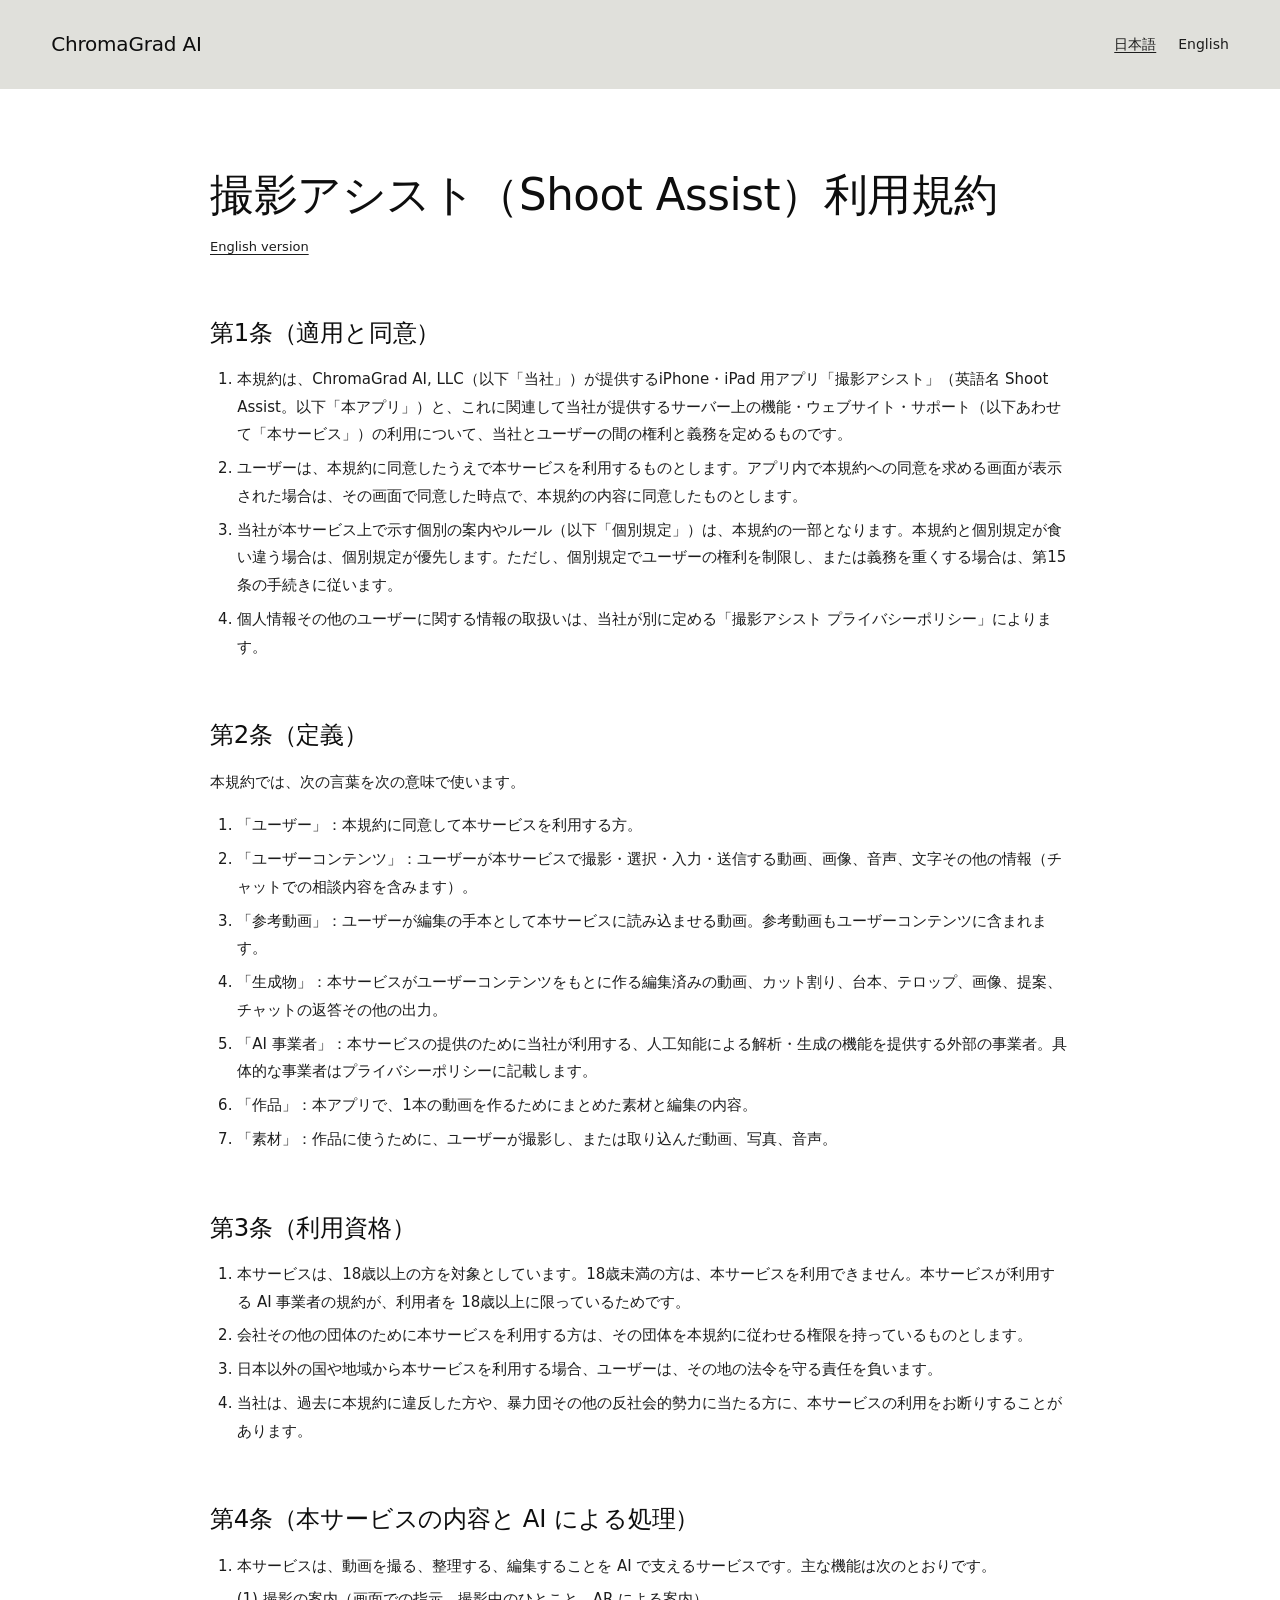
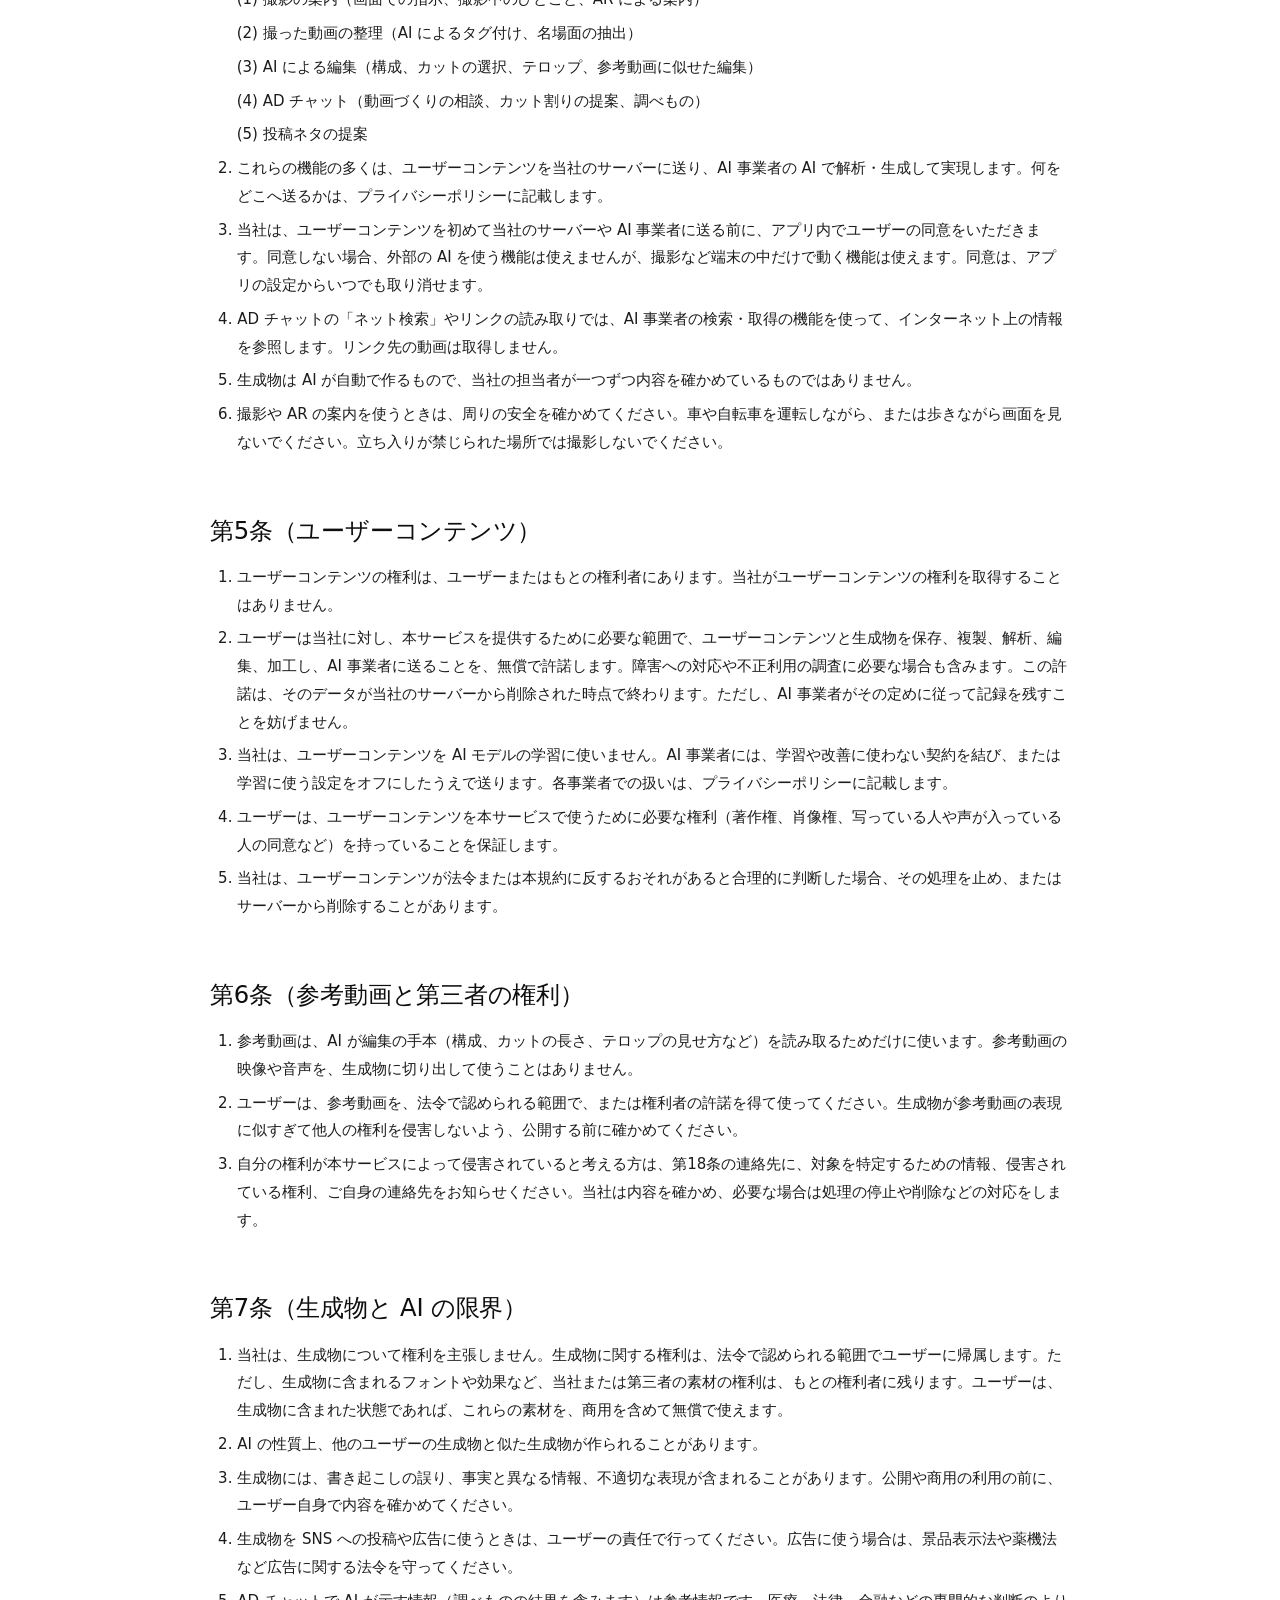
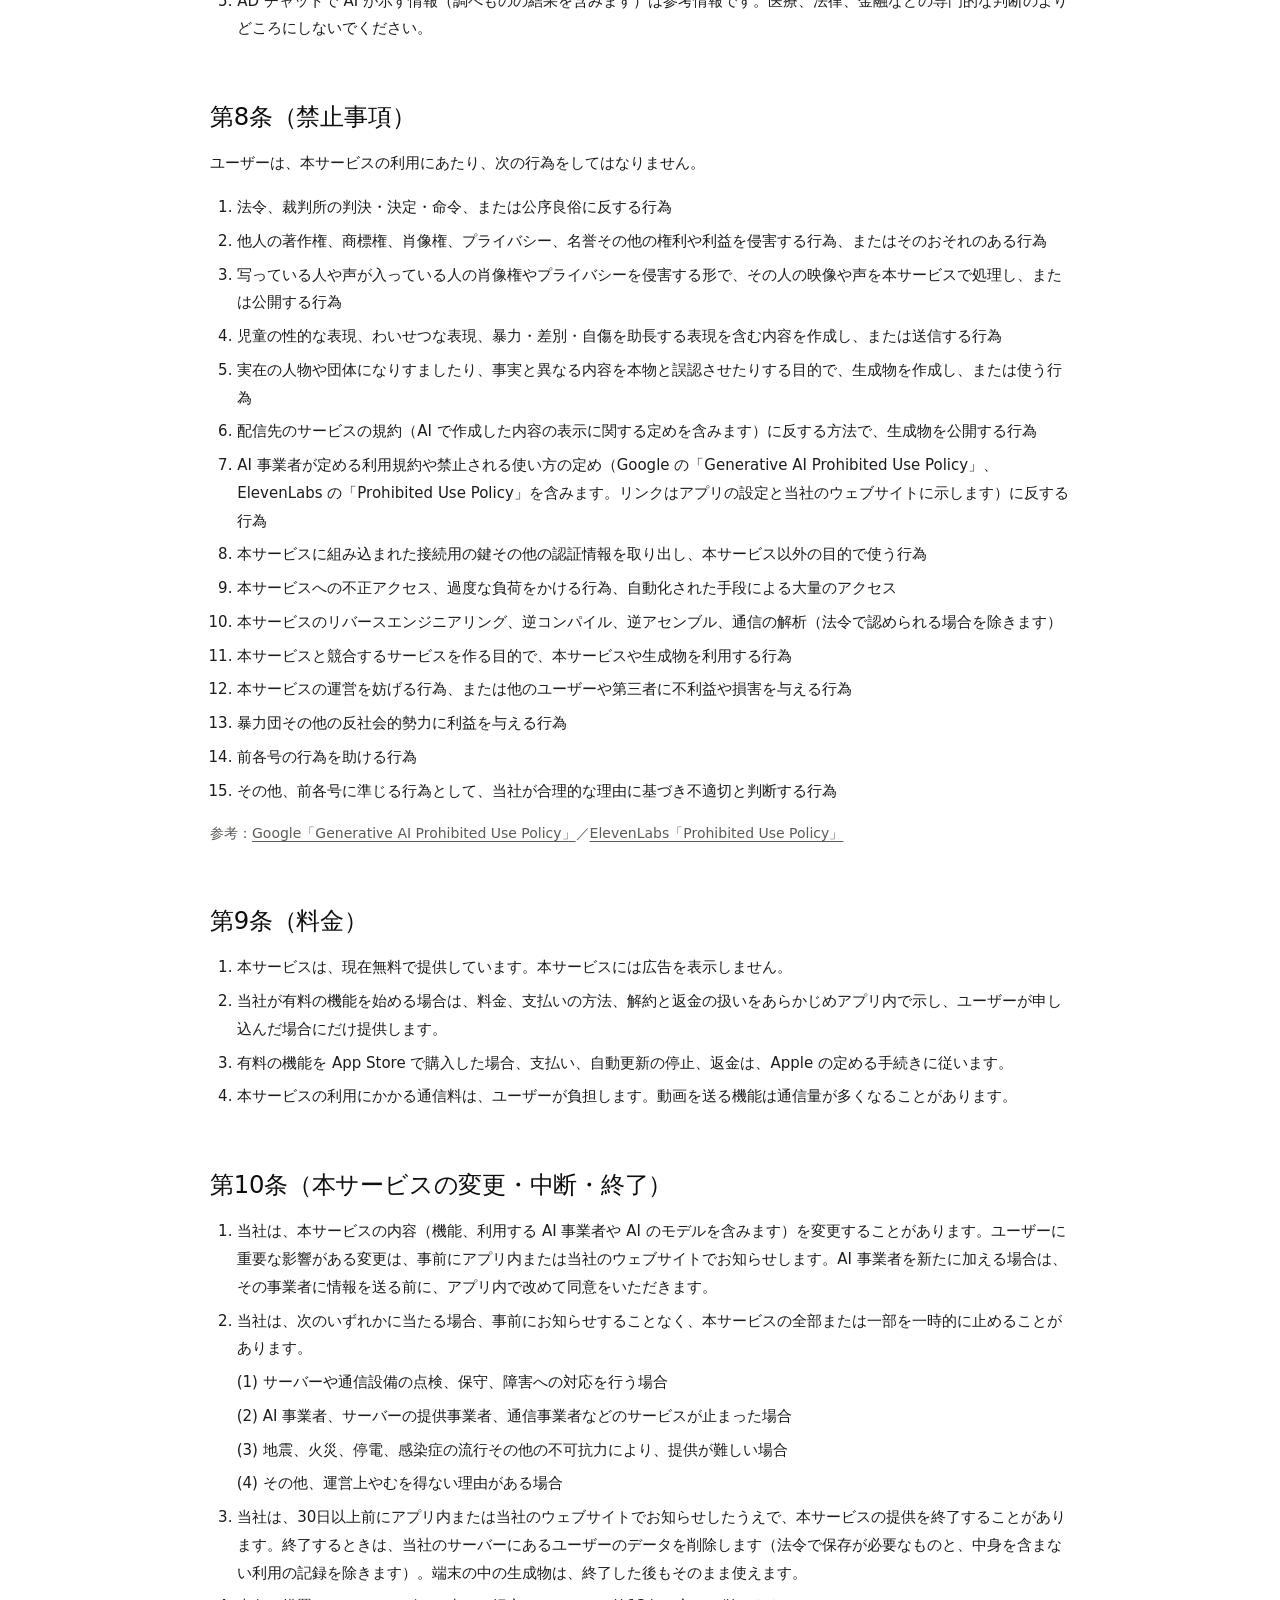
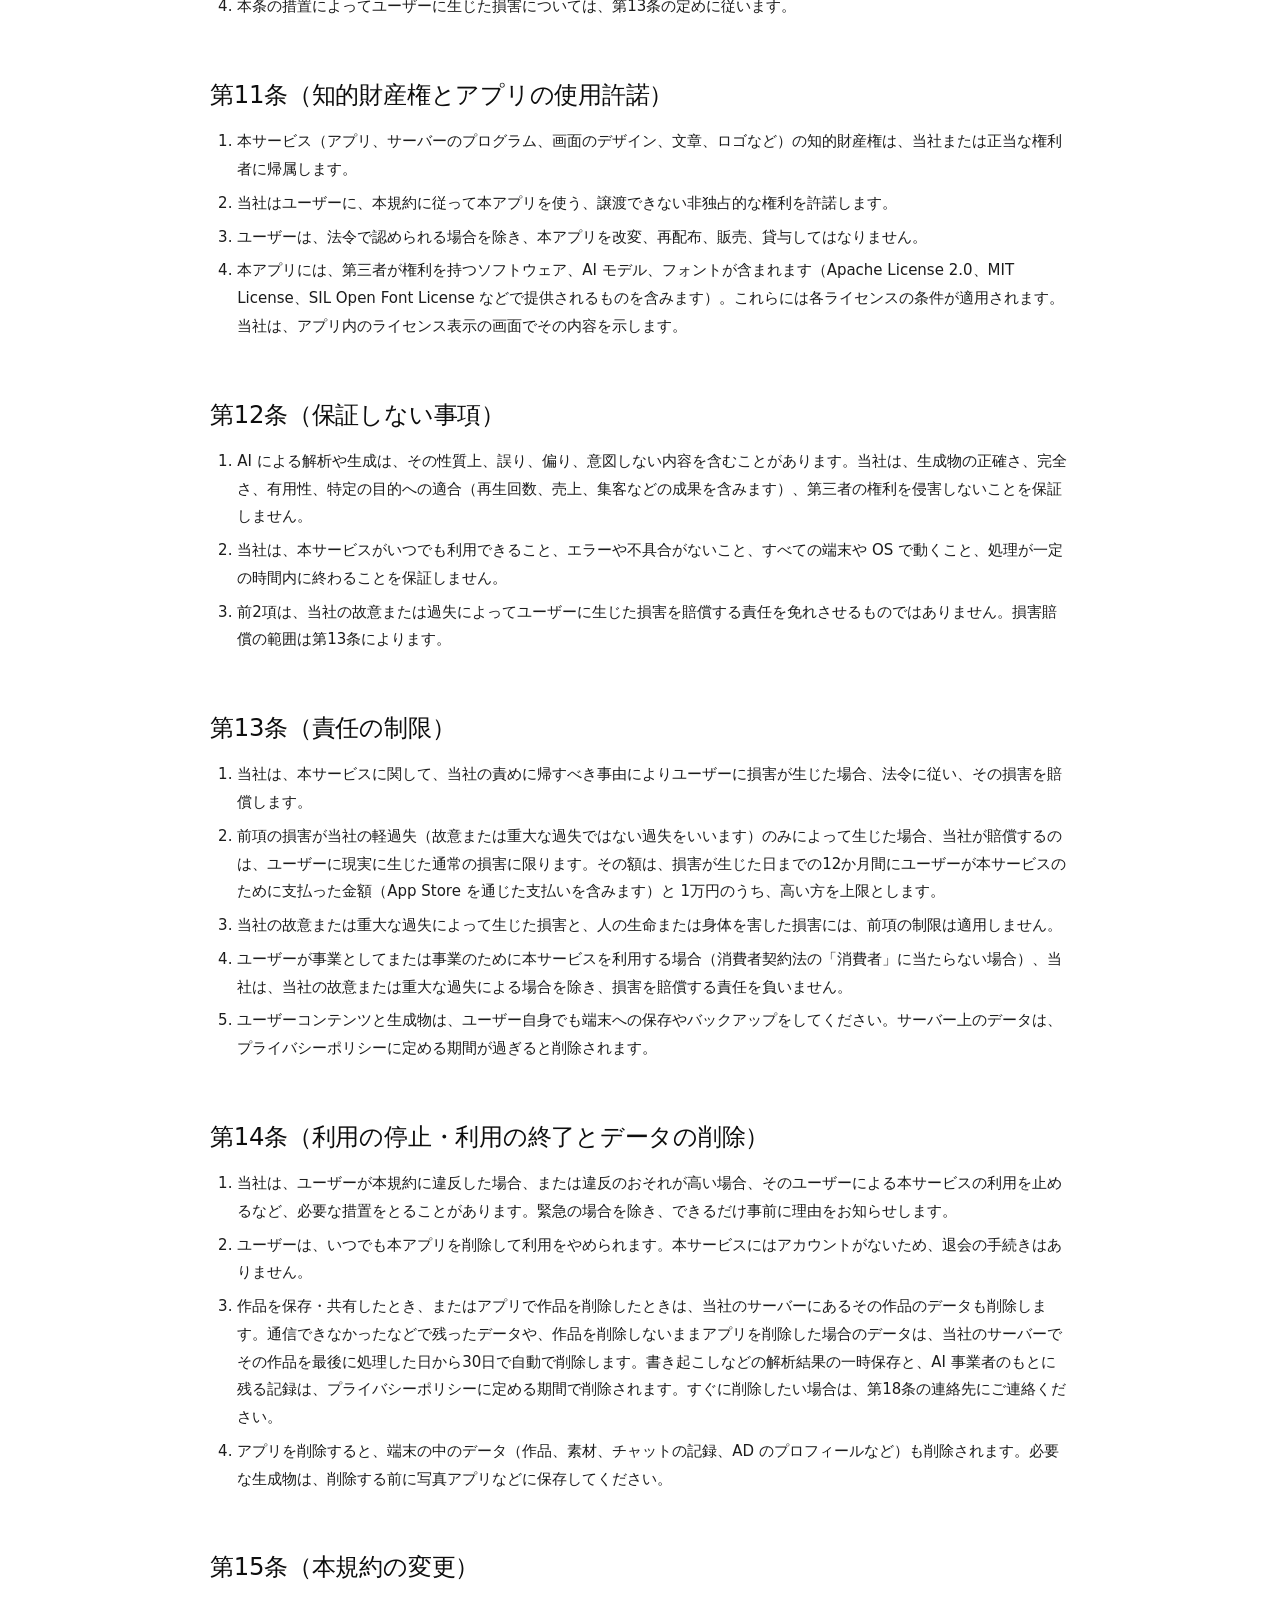
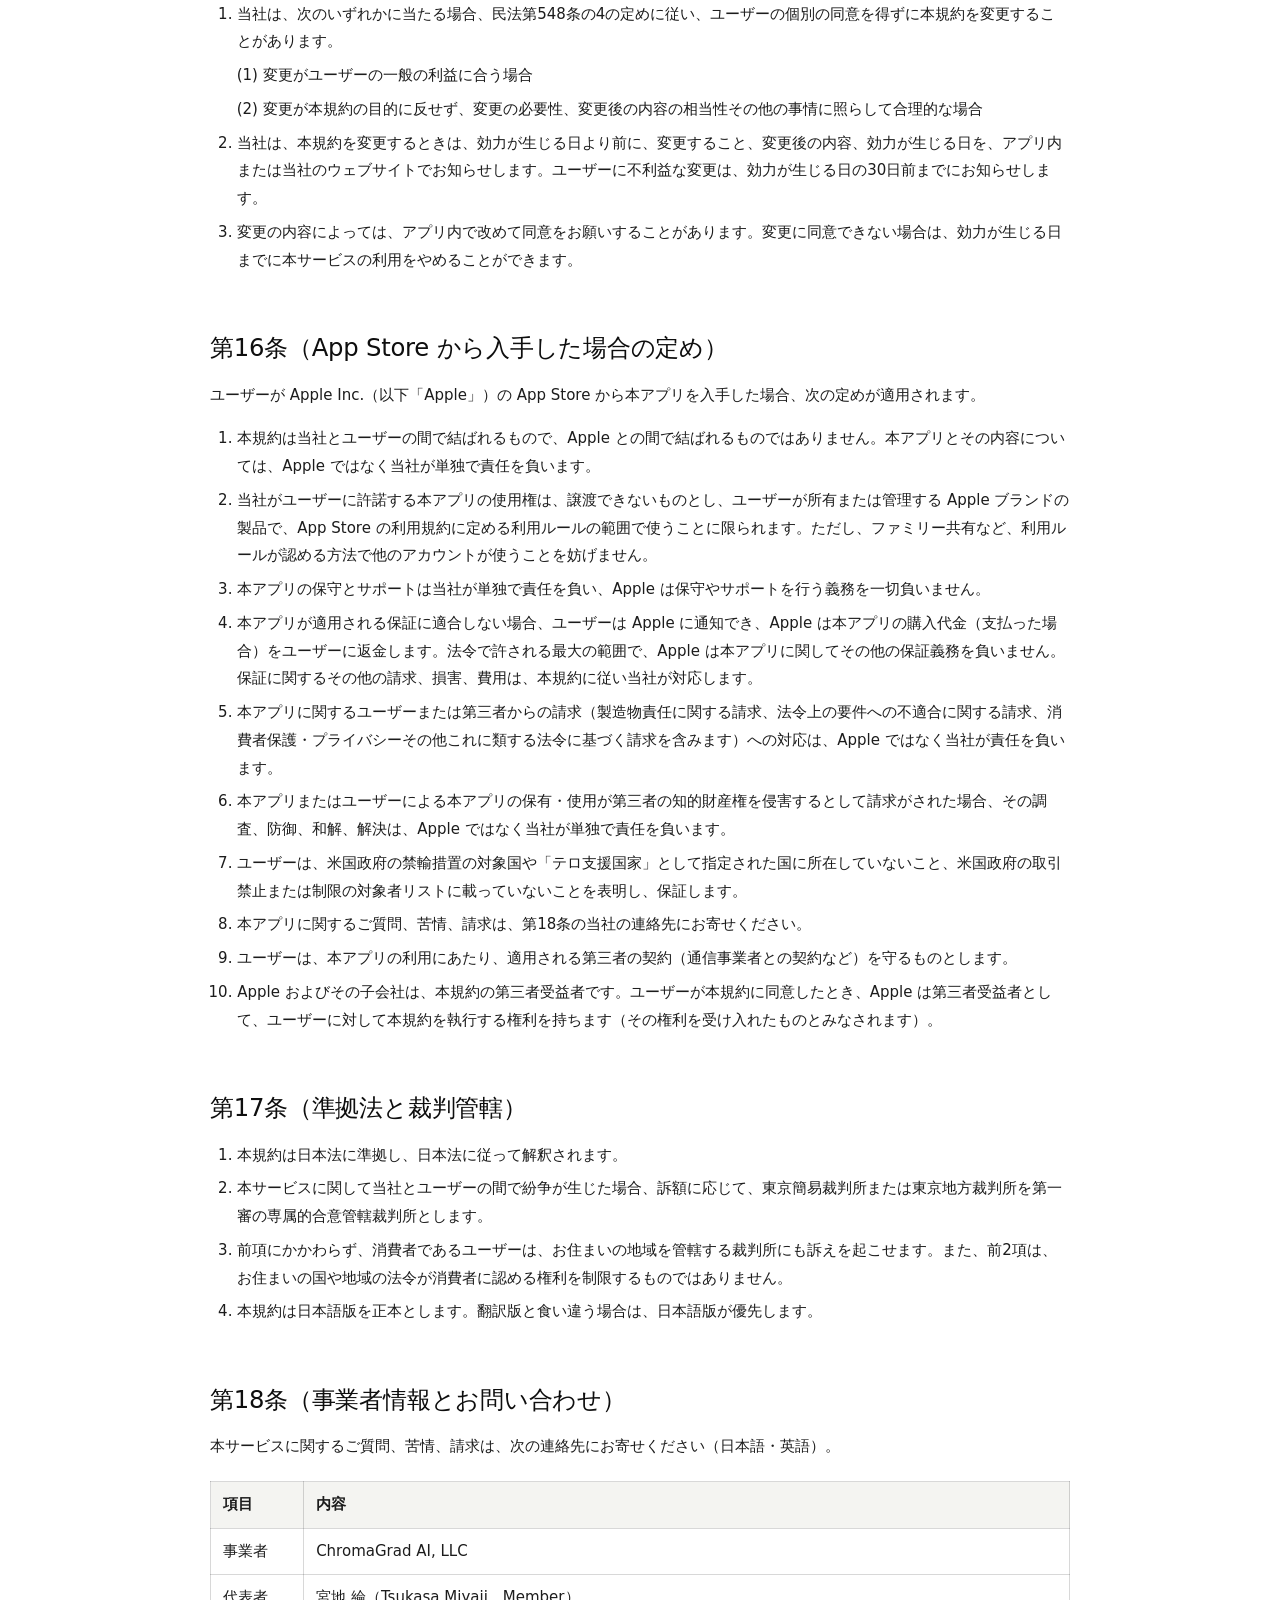
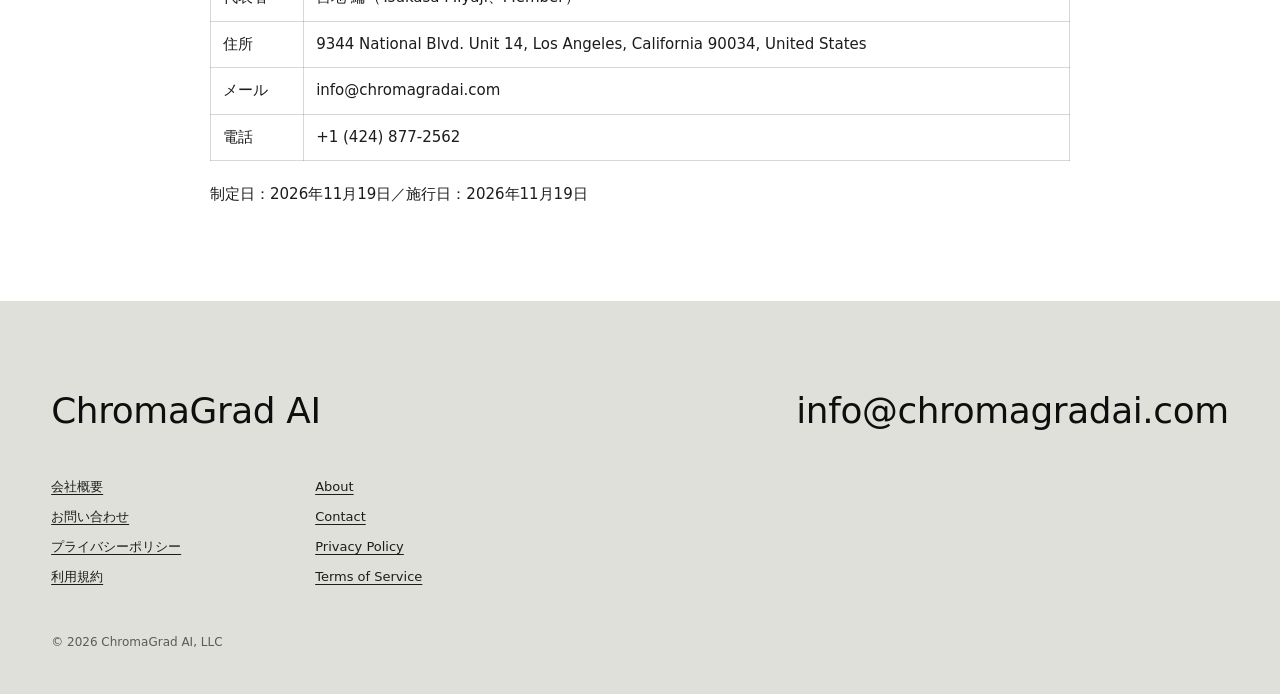
<file: docs/terms.html>
<!doctype html>
<html lang="ja">
<head>
<meta charset="utf-8">
<meta name="viewport" content="width=device-width, initial-scale=1">
<title>利用規約 — ChromaGrad AI</title>
<meta name="description" content="撮影アシスト（Shoot Assist）利用規約">
<link rel="canonical" href="https://chromagradai.com/terms">
<link rel="alternate" hreflang="ja" href="https://chromagradai.com/terms">
<link rel="alternate" hreflang="en" href="https://chromagradai.com/terms-en">
<meta property="og:type" content="website">
<meta property="og:title" content="利用規約 — ChromaGrad AI">
<meta property="og:description" content="撮影アシスト（Shoot Assist）利用規約">
<meta property="og:url" content="https://chromagradai.com/terms">
<meta property="og:locale" content="ja_JP">
<meta name="theme-color" content="#e0e0db">
<link rel="icon" href="assets/favicon.svg" type="image/svg+xml">
<link rel="stylesheet" href="assets/style.css">
</head>
<body>
<a class="skip" href="#main">本文へ移動</a>
<header class="site-header band-greige">
  <a class="logo" href="./">ChromaGrad AI</a>
  <nav class="lang" aria-label="Language"><a href="./" lang="ja" aria-current="true">日本語</a><a href="english" lang="en">English</a></nav>
</header>
<main id="main">
<section class="legal band-white"><article class="doc">
<h1>撮影アシスト（Shoot Assist）利用規約</h1>
<p class="lang-switch"><a href="terms-en" lang="en">English version</a></p>
<h2 id="第1条適用と同意">第1条（適用と同意）</h2>
<ol><li><p>本規約は、ChromaGrad AI, LLC（以下「当社」）が提供するiPhone・iPad 用アプリ「撮影アシスト」（英語名 Shoot Assist。以下「本アプリ」）と、これに関連して当社が提供するサーバー上の機能・ウェブサイト・サポート（以下あわせて「本サービス」）の利用について、当社とユーザーの間の権利と義務を定めるものです。</p></li><li><p>ユーザーは、本規約に同意したうえで本サービスを利用するものとします。アプリ内で本規約への同意を求める画面が表示された場合は、その画面で同意した時点で、本規約の内容に同意したものとします。</p></li><li><p>当社が本サービス上で示す個別の案内やルール（以下「個別規定」）は、本規約の一部となります。本規約と個別規定が食い違う場合は、個別規定が優先します。ただし、個別規定でユーザーの権利を制限し、または義務を重くする場合は、第15条の手続きに従います。</p></li><li><p>個人情報その他のユーザーに関する情報の取扱いは、当社が別に定める「撮影アシスト プライバシーポリシー」によります。</p></li></ol>
<h2 id="第2条定義">第2条（定義）</h2>
<p>本規約では、次の言葉を次の意味で使います。</p>
<ol><li><p>「ユーザー」：本規約に同意して本サービスを利用する方。</p></li><li><p>「ユーザーコンテンツ」：ユーザーが本サービスで撮影・選択・入力・送信する動画、画像、音声、文字その他の情報（チャットでの相談内容を含みます）。</p></li><li><p>「参考動画」：ユーザーが編集の手本として本サービスに読み込ませる動画。参考動画もユーザーコンテンツに含まれます。</p></li><li><p>「生成物」：本サービスがユーザーコンテンツをもとに作る編集済みの動画、カット割り、台本、テロップ、画像、提案、チャットの返答その他の出力。</p></li><li><p>「AI 事業者」：本サービスの提供のために当社が利用する、人工知能による解析・生成の機能を提供する外部の事業者。具体的な事業者はプライバシーポリシーに記載します。</p></li><li><p>「作品」：本アプリで、1本の動画を作るためにまとめた素材と編集の内容。</p></li><li><p>「素材」：作品に使うために、ユーザーが撮影し、または取り込んだ動画、写真、音声。</p></li></ol>
<h2 id="第3条利用資格">第3条（利用資格）</h2>
<ol><li><p>本サービスは、18歳以上の方を対象としています。18歳未満の方は、本サービスを利用できません。本サービスが利用する AI 事業者の規約が、利用者を 18歳以上に限っているためです。</p></li><li><p>会社その他の団体のために本サービスを利用する方は、その団体を本規約に従わせる権限を持っているものとします。</p></li><li><p>日本以外の国や地域から本サービスを利用する場合、ユーザーは、その地の法令を守る責任を負います。</p></li><li><p>当社は、過去に本規約に違反した方や、暴力団その他の反社会的勢力に当たる方に、本サービスの利用をお断りすることがあります。</p></li></ol>
<h2 id="第4条本サービスの内容と-ai-による処理">第4条（本サービスの内容と AI による処理）</h2>
<ol><li><p>本サービスは、動画を撮る、整理する、編集することを AI で支えるサービスです。主な機能は次のとおりです。</p><ol><li><p>撮影の案内（画面での指示、撮影中のひとこと、AR による案内）</p></li><li><p>撮った動画の整理（AI によるタグ付け、名場面の抽出）</p></li><li><p>AI による編集（構成、カットの選択、テロップ、参考動画に似せた編集）</p></li><li><p>AD チャット（動画づくりの相談、カット割りの提案、調べもの）</p></li><li><p>投稿ネタの提案</p></li></ol></li><li><p>これらの機能の多くは、ユーザーコンテンツを当社のサーバーに送り、AI 事業者の AI で解析・生成して実現します。何をどこへ送るかは、プライバシーポリシーに記載します。</p></li><li><p>当社は、ユーザーコンテンツを初めて当社のサーバーや AI 事業者に送る前に、アプリ内でユーザーの同意をいただきます。同意しない場合、外部の AI を使う機能は使えませんが、撮影など端末の中だけで動く機能は使えます。同意は、アプリの設定からいつでも取り消せます。</p></li><li><p>AD チャットの「ネット検索」やリンクの読み取りでは、AI 事業者の検索・取得の機能を使って、インターネット上の情報を参照します。リンク先の動画は取得しません。</p></li><li><p>生成物は AI が自動で作るもので、当社の担当者が一つずつ内容を確かめているものではありません。</p></li><li><p>撮影や AR の案内を使うときは、周りの安全を確かめてください。車や自転車を運転しながら、または歩きながら画面を見ないでください。立ち入りが禁じられた場所では撮影しないでください。</p></li></ol>
<h2 id="第5条ユーザーコンテンツ">第5条（ユーザーコンテンツ）</h2>
<ol><li><p>ユーザーコンテンツの権利は、ユーザーまたはもとの権利者にあります。当社がユーザーコンテンツの権利を取得することはありません。</p></li><li><p>ユーザーは当社に対し、本サービスを提供するために必要な範囲で、ユーザーコンテンツと生成物を保存、複製、解析、編集、加工し、AI 事業者に送ることを、無償で許諾します。障害への対応や不正利用の調査に必要な場合も含みます。この許諾は、そのデータが当社のサーバーから削除された時点で終わります。ただし、AI 事業者がその定めに従って記録を残すことを妨げません。</p></li><li><p>当社は、ユーザーコンテンツを AI モデルの学習に使いません。AI 事業者には、学習や改善に使わない契約を結び、または学習に使う設定をオフにしたうえで送ります。各事業者での扱いは、プライバシーポリシーに記載します。</p></li><li><p>ユーザーは、ユーザーコンテンツを本サービスで使うために必要な権利（著作権、肖像権、写っている人や声が入っている人の同意など）を持っていることを保証します。</p></li><li><p>当社は、ユーザーコンテンツが法令または本規約に反するおそれがあると合理的に判断した場合、その処理を止め、またはサーバーから削除することがあります。</p></li></ol>
<h2 id="第6条参考動画と第三者の権利">第6条（参考動画と第三者の権利）</h2>
<ol><li><p>参考動画は、AI が編集の手本（構成、カットの長さ、テロップの見せ方など）を読み取るためだけに使います。参考動画の映像や音声を、生成物に切り出して使うことはありません。</p></li><li><p>ユーザーは、参考動画を、法令で認められる範囲で、または権利者の許諾を得て使ってください。生成物が参考動画の表現に似すぎて他人の権利を侵害しないよう、公開する前に確かめてください。</p></li><li><p>自分の権利が本サービスによって侵害されていると考える方は、第18条の連絡先に、対象を特定するための情報、侵害されている権利、ご自身の連絡先をお知らせください。当社は内容を確かめ、必要な場合は処理の停止や削除などの対応をします。</p></li></ol>
<h2 id="第7条生成物と-ai-の限界">第7条（生成物と AI の限界）</h2>
<ol><li><p>当社は、生成物について権利を主張しません。生成物に関する権利は、法令で認められる範囲でユーザーに帰属します。ただし、生成物に含まれるフォントや効果など、当社または第三者の素材の権利は、もとの権利者に残ります。ユーザーは、生成物に含まれた状態であれば、これらの素材を、商用を含めて無償で使えます。</p></li><li><p>AI の性質上、他のユーザーの生成物と似た生成物が作られることがあります。</p></li><li><p>生成物には、書き起こしの誤り、事実と異なる情報、不適切な表現が含まれることがあります。公開や商用の利用の前に、ユーザー自身で内容を確かめてください。</p></li><li><p>生成物を SNS への投稿や広告に使うときは、ユーザーの責任で行ってください。広告に使う場合は、景品表示法や薬機法など広告に関する法令を守ってください。</p></li><li><p>AD チャットで AI が示す情報（調べものの結果を含みます）は参考情報です。医療、法律、金融などの専門的な判断のよりどころにしないでください。</p></li></ol>
<h2 id="第8条禁止事項">第8条（禁止事項）</h2>
<p>ユーザーは、本サービスの利用にあたり、次の行為をしてはなりません。</p>
<ol><li><p>法令、裁判所の判決・決定・命令、または公序良俗に反する行為</p></li><li><p>他人の著作権、商標権、肖像権、プライバシー、名誉その他の権利や利益を侵害する行為、またはそのおそれのある行為</p></li><li><p>写っている人や声が入っている人の肖像権やプライバシーを侵害する形で、その人の映像や声を本サービスで処理し、または公開する行為</p></li><li><p>児童の性的な表現、わいせつな表現、暴力・差別・自傷を助長する表現を含む内容を作成し、または送信する行為</p></li><li><p>実在の人物や団体になりすましたり、事実と異なる内容を本物と誤認させたりする目的で、生成物を作成し、または使う行為</p></li><li><p>配信先のサービスの規約（AI で作成した内容の表示に関する定めを含みます）に反する方法で、生成物を公開する行為</p></li><li><p>AI 事業者が定める利用規約や禁止される使い方の定め（Google の「Generative AI Prohibited Use Policy」、ElevenLabs の「Prohibited Use Policy」を含みます。リンクはアプリの設定と当社のウェブサイトに示します）に反する行為</p></li><li><p>本サービスに組み込まれた接続用の鍵その他の認証情報を取り出し、本サービス以外の目的で使う行為</p></li><li><p>本サービスへの不正アクセス、過度な負荷をかける行為、自動化された手段による大量のアクセス</p></li><li><p>本サービスのリバースエンジニアリング、逆コンパイル、逆アセンブル、通信の解析（法令で認められる場合を除きます）</p></li><li><p>本サービスと競合するサービスを作る目的で、本サービスや生成物を利用する行為</p></li><li><p>本サービスの運営を妨げる行為、または他のユーザーや第三者に不利益や損害を与える行為</p></li><li><p>暴力団その他の反社会的勢力に利益を与える行為</p></li><li><p>前各号の行為を助ける行為</p></li><li><p>その他、前各号に準じる行為として、当社が合理的な理由に基づき不適切と判断する行為</p></li></ol>
<p class="note">参考：<a href="https://policies.google.com/terms/generative-ai/use-policy">Google「Generative AI Prohibited Use Policy」</a>／<a href="https://elevenlabs.io/use-policy">ElevenLabs「Prohibited Use Policy」</a></p>
<h2 id="第9条料金">第9条（料金）</h2>
<ol><li><p>本サービスは、現在無料で提供しています。本サービスには広告を表示しません。</p></li><li><p>当社が有料の機能を始める場合は、料金、支払いの方法、解約と返金の扱いをあらかじめアプリ内で示し、ユーザーが申し込んだ場合にだけ提供します。</p></li><li><p>有料の機能を App Store で購入した場合、支払い、自動更新の停止、返金は、Apple の定める手続きに従います。</p></li><li><p>本サービスの利用にかかる通信料は、ユーザーが負担します。動画を送る機能は通信量が多くなることがあります。</p></li></ol>
<h2 id="第10条本サービスの変更中断終了">第10条（本サービスの変更・中断・終了）</h2>
<ol><li><p>当社は、本サービスの内容（機能、利用する AI 事業者や AI のモデルを含みます）を変更することがあります。ユーザーに重要な影響がある変更は、事前にアプリ内または当社のウェブサイトでお知らせします。AI 事業者を新たに加える場合は、その事業者に情報を送る前に、アプリ内で改めて同意をいただきます。</p></li><li><p>当社は、次のいずれかに当たる場合、事前にお知らせすることなく、本サービスの全部または一部を一時的に止めることがあります。</p><ol><li><p>サーバーや通信設備の点検、保守、障害への対応を行う場合</p></li><li><p>AI 事業者、サーバーの提供事業者、通信事業者などのサービスが止まった場合</p></li><li><p>地震、火災、停電、感染症の流行その他の不可抗力により、提供が難しい場合</p></li><li><p>その他、運営上やむを得ない理由がある場合</p></li></ol></li><li><p>当社は、30日以上前にアプリ内または当社のウェブサイトでお知らせしたうえで、本サービスの提供を終了することがあります。終了するときは、当社のサーバーにあるユーザーのデータを削除します（法令で保存が必要なものと、中身を含まない利用の記録を除きます）。端末の中の生成物は、終了した後もそのまま使えます。</p></li><li><p>本条の措置によってユーザーに生じた損害については、第13条の定めに従います。</p></li></ol>
<h2 id="第11条知的財産権とアプリの使用許諾">第11条（知的財産権とアプリの使用許諾）</h2>
<ol><li><p>本サービス（アプリ、サーバーのプログラム、画面のデザイン、文章、ロゴなど）の知的財産権は、当社または正当な権利者に帰属します。</p></li><li><p>当社はユーザーに、本規約に従って本アプリを使う、譲渡できない非独占的な権利を許諾します。</p></li><li><p>ユーザーは、法令で認められる場合を除き、本アプリを改変、再配布、販売、貸与してはなりません。</p></li><li><p>本アプリには、第三者が権利を持つソフトウェア、AI モデル、フォントが含まれます（Apache License 2.0、MIT License、SIL Open Font License などで提供されるものを含みます）。これらには各ライセンスの条件が適用されます。当社は、アプリ内のライセンス表示の画面でその内容を示します。</p></li></ol>
<h2 id="第12条保証しない事項">第12条（保証しない事項）</h2>
<ol><li><p>AI による解析や生成は、その性質上、誤り、偏り、意図しない内容を含むことがあります。当社は、生成物の正確さ、完全さ、有用性、特定の目的への適合（再生回数、売上、集客などの成果を含みます）、第三者の権利を侵害しないことを保証しません。</p></li><li><p>当社は、本サービスがいつでも利用できること、エラーや不具合がないこと、すべての端末や OS で動くこと、処理が一定の時間内に終わることを保証しません。</p></li><li><p>前2項は、当社の故意または過失によってユーザーに生じた損害を賠償する責任を免れさせるものではありません。損害賠償の範囲は第13条によります。</p></li></ol>
<h2 id="第13条責任の制限">第13条（責任の制限）</h2>
<ol><li><p>当社は、本サービスに関して、当社の責めに帰すべき事由によりユーザーに損害が生じた場合、法令に従い、その損害を賠償します。</p></li><li><p>前項の損害が当社の軽過失（故意または重大な過失ではない過失をいいます）のみによって生じた場合、当社が賠償するのは、ユーザーに現実に生じた通常の損害に限ります。その額は、損害が生じた日までの12か月間にユーザーが本サービスのために支払った金額（App Store を通じた支払いを含みます）と 1万円のうち、高い方を上限とします。</p></li><li><p>当社の故意または重大な過失によって生じた損害と、人の生命または身体を害した損害には、前項の制限は適用しません。</p></li><li><p>ユーザーが事業としてまたは事業のために本サービスを利用する場合（消費者契約法の「消費者」に当たらない場合）、当社は、当社の故意または重大な過失による場合を除き、損害を賠償する責任を負いません。</p></li><li><p>ユーザーコンテンツと生成物は、ユーザー自身でも端末への保存やバックアップをしてください。サーバー上のデータは、プライバシーポリシーに定める期間が過ぎると削除されます。</p></li></ol>
<h2 id="第14条利用の停止利用の終了とデータの削除">第14条（利用の停止・利用の終了とデータの削除）</h2>
<ol><li><p>当社は、ユーザーが本規約に違反した場合、または違反のおそれが高い場合、そのユーザーによる本サービスの利用を止めるなど、必要な措置をとることがあります。緊急の場合を除き、できるだけ事前に理由をお知らせします。</p></li><li><p>ユーザーは、いつでも本アプリを削除して利用をやめられます。本サービスにはアカウントがないため、退会の手続きはありません。</p></li><li><p>作品を保存・共有したとき、またはアプリで作品を削除したときは、当社のサーバーにあるその作品のデータも削除します。通信できなかったなどで残ったデータや、作品を削除しないままアプリを削除した場合のデータは、当社のサーバーでその作品を最後に処理した日から30日で自動で削除します。書き起こしなどの解析結果の一時保存と、AI 事業者のもとに残る記録は、プライバシーポリシーに定める期間で削除されます。すぐに削除したい場合は、第18条の連絡先にご連絡ください。</p></li><li><p>アプリを削除すると、端末の中のデータ（作品、素材、チャットの記録、AD のプロフィールなど）も削除されます。必要な生成物は、削除する前に写真アプリなどに保存してください。</p></li></ol>
<h2 id="第15条本規約の変更">第15条（本規約の変更）</h2>
<ol><li><p>当社は、次のいずれかに当たる場合、民法第548条の4の定めに従い、ユーザーの個別の同意を得ずに本規約を変更することがあります。</p><ol><li><p>変更がユーザーの一般の利益に合う場合</p></li><li><p>変更が本規約の目的に反せず、変更の必要性、変更後の内容の相当性その他の事情に照らして合理的な場合</p></li></ol></li><li><p>当社は、本規約を変更するときは、効力が生じる日より前に、変更すること、変更後の内容、効力が生じる日を、アプリ内または当社のウェブサイトでお知らせします。ユーザーに不利益な変更は、効力が生じる日の30日前までにお知らせします。</p></li><li><p>変更の内容によっては、アプリ内で改めて同意をお願いすることがあります。変更に同意できない場合は、効力が生じる日までに本サービスの利用をやめることができます。</p></li></ol>
<h2 id="第16条app-store-から入手した場合の定め">第16条（App Store から入手した場合の定め）</h2>
<p>ユーザーが Apple Inc.（以下「Apple」）の App Store から本アプリを入手した場合、次の定めが適用されます。</p>
<ol><li><p>本規約は当社とユーザーの間で結ばれるもので、Apple との間で結ばれるものではありません。本アプリとその内容については、Apple ではなく当社が単独で責任を負います。</p></li><li><p>当社がユーザーに許諾する本アプリの使用権は、譲渡できないものとし、ユーザーが所有または管理する Apple ブランドの製品で、App Store の利用規約に定める利用ルールの範囲で使うことに限られます。ただし、ファミリー共有など、利用ルールが認める方法で他のアカウントが使うことを妨げません。</p></li><li><p>本アプリの保守とサポートは当社が単独で責任を負い、Apple は保守やサポートを行う義務を一切負いません。</p></li><li><p>本アプリが適用される保証に適合しない場合、ユーザーは Apple に通知でき、Apple は本アプリの購入代金（支払った場合）をユーザーに返金します。法令で許される最大の範囲で、Apple は本アプリに関してその他の保証義務を負いません。保証に関するその他の請求、損害、費用は、本規約に従い当社が対応します。</p></li><li><p>本アプリに関するユーザーまたは第三者からの請求（製造物責任に関する請求、法令上の要件への不適合に関する請求、消費者保護・プライバシーその他これに類する法令に基づく請求を含みます）への対応は、Apple ではなく当社が責任を負います。</p></li><li><p>本アプリまたはユーザーによる本アプリの保有・使用が第三者の知的財産権を侵害するとして請求がされた場合、その調査、防御、和解、解決は、Apple ではなく当社が単独で責任を負います。</p></li><li><p>ユーザーは、米国政府の禁輸措置の対象国や「テロ支援国家」として指定された国に所在していないこと、米国政府の取引禁止または制限の対象者リストに載っていないことを表明し、保証します。</p></li><li><p>本アプリに関するご質問、苦情、請求は、第18条の当社の連絡先にお寄せください。</p></li><li><p>ユーザーは、本アプリの利用にあたり、適用される第三者の契約（通信事業者との契約など）を守るものとします。</p></li><li><p>Apple およびその子会社は、本規約の第三者受益者です。ユーザーが本規約に同意したとき、Apple は第三者受益者として、ユーザーに対して本規約を執行する権利を持ちます（その権利を受け入れたものとみなされます）。</p></li></ol>
<h2 id="第17条準拠法と裁判管轄">第17条（準拠法と裁判管轄）</h2>
<ol><li><p>本規約は日本法に準拠し、日本法に従って解釈されます。</p></li><li><p>本サービスに関して当社とユーザーの間で紛争が生じた場合、訴額に応じて、東京簡易裁判所または東京地方裁判所を第一審の専属的合意管轄裁判所とします。</p></li><li><p>前項にかかわらず、消費者であるユーザーは、お住まいの地域を管轄する裁判所にも訴えを起こせます。また、前2項は、お住まいの国や地域の法令が消費者に認める権利を制限するものではありません。</p></li><li><p>本規約は日本語版を正本とします。翻訳版と食い違う場合は、日本語版が優先します。</p></li></ol>
<h2 id="第18条事業者情報とお問い合わせ">第18条（事業者情報とお問い合わせ）</h2>
<p>本サービスに関するご質問、苦情、請求は、次の連絡先にお寄せください（日本語・英語）。</p>
<div class="table-wrap"><table><thead><tr><th>項目</th><th>内容</th></tr></thead><tbody><tr><td>事業者</td><td>ChromaGrad AI, LLC</td></tr><tr><td>代表者</td><td>宮地 綸（Tsukasa Miyaji、Member）</td></tr><tr><td>住所</td><td>9344 National Blvd. Unit 14, Los Angeles, California 90034, United States</td></tr><tr><td>メール</td><td>info@chromagradai.com</td></tr><tr><td>電話</td><td>+1 (424) 877-2562</td></tr></tbody></table></div>
<p>制定日：2026年11月19日／施行日：2026年11月19日</p>
</article></section>
</main>
<footer class="site-footer band-greige">
  <div class="foot-top"><a class="foot-logo" href="./">ChromaGrad AI</a><a class="foot-mail" href="mailto:info@chromagradai.com">info@chromagradai.com</a></div>
  <div class="foot-links">
    <ul lang="ja"><li><a href="about">会社概要</a></li><li><a href="contact">お問い合わせ</a></li><li><a href="privacy">プライバシーポリシー</a></li><li><a href="terms">利用規約</a></li></ul>
    <ul lang="en"><li><a href="about-en">About</a></li><li><a href="contact-en">Contact</a></li><li><a href="privacy-en">Privacy Policy</a></li><li><a href="terms-en">Terms of Service</a></li></ul>
  </div>
  <p class="copyright">© 2026 ChromaGrad AI, LLC</p>
</footer>
</body>
</html>
</file>
<file: docs/assets/style.css>
:root {
  --greige: #e0e0db;
  --white: #ffffff;
  --ink: #0e0e0e;
  --text: #1c1c1c;
  --muted: #5b5b57;
  --navy: #253551;
  --line: rgba(14, 14, 14, 0.16);
  --pad: clamp(20px, 4vw, 58px);
}
* { box-sizing: border-box; }
html { -webkit-text-size-adjust: 100%; }
body {
  margin: 0;
  background: var(--greige);
  color: var(--text);
  font: 400 16px/1.85 system-ui, -apple-system, "Segoe UI", "Hiragino Sans", "Hiragino Kaku Gothic ProN", "Noto Sans JP", "Yu Gothic", Meiryo, sans-serif;
  -webkit-font-smoothing: antialiased;
}
a { color: inherit; text-underline-offset: 3px; }
h1, h2, h3 { color: var(--ink); font-weight: 500; letter-spacing: -0.01em; margin: 0; }
.skip { position: absolute; left: -9999px; }
.skip:focus { left: 12px; top: 12px; background: #fff; padding: 8px 12px; z-index: 9; }

/* header */
.site-header { display: flex; justify-content: space-between; align-items: center; padding: 26px var(--pad); }
.logo { font-size: 20px; font-weight: 500; letter-spacing: -0.01em; text-decoration: none; color: var(--ink); }
.lang { display: flex; gap: 22px; font-size: 14px; }
.lang a { text-decoration: none; }
.lang a[aria-current] { text-decoration: underline; }

/* bands */
.band-greige { background: var(--greige); }
.band-white { background: var(--white); }

/* hero */
.hero { padding: 0 var(--pad) var(--pad); }
.hero-art {
  position: relative; display: grid; place-items: center; text-align: center;
  min-height: min(86vh, 880px); overflow: hidden;
  background:
    radial-gradient(60% 70% at 18% 28%, rgba(104, 84, 255, 0.55), transparent 70%),
    radial-gradient(55% 65% at 86% 72%, rgba(255, 122, 92, 0.48), transparent 70%),
    radial-gradient(45% 55% at 62% 8%, rgba(0, 196, 186, 0.36), transparent 70%),
    linear-gradient(180deg, #121624, #0b0d14);
}
.hero h1 { position: relative; color: #fff; font-size: clamp(34px, 4.7vw, 68px); line-height: 1.25; padding: 0 24px; }

/* two-column sections */
.split { display: grid; grid-template-columns: 1fr 1fr; gap: clamp(32px, 8vw, 120px); align-items: center; padding: clamp(56px, 8vw, 120px) var(--pad); }
.copy { max-width: 520px; }
.copy p { margin: 0 0 36px; }
.display { font-size: clamp(34px, 4.7vw, 68px); line-height: 1.2; margin-bottom: 28px; }
.h2 { font-size: clamp(28px, 3.3vw, 47px); line-height: 1.3; margin-bottom: 28px; }
.btn {
  display: inline-flex; align-items: center; justify-content: center;
  min-width: 240px; min-height: 58px; padding: 0 32px; border-radius: 999px;
  background: var(--navy); color: #fff; border: 1px solid var(--navy);
  text-decoration: none; font-size: 15px; transition: opacity 0.2s;
}
.btn:hover { opacity: 0.85; }
.btn-outline { background: transparent; color: var(--navy); }

/* art panels (stand-ins for photos) */
.art { position: relative; width: 100%; aspect-ratio: 4 / 5; overflow: hidden; }
.art-tall { aspect-ratio: 2 / 3; }
.art-warm { background: linear-gradient(160deg, #f4dcc4 0%, #e8ab92 46%, #8a6fd8 100%); }
.art-cool { background: linear-gradient(200deg, #1d2a45 0%, #3d5bd6 55%, #82d6c4 100%); }
.art-mist { background: linear-gradient(170deg, #ece9e2 0%, #c7d6d2 50%, #9db1c8 100%); }
.art-dusk { background: linear-gradient(150deg, #253551 0%, #5d70aa 58%, #e3b5a4 100%); }
.phone {
  position: absolute; left: 50%; top: 50%; transform: translate(-50%, -50%);
  width: 44%; aspect-ratio: 9 / 19.5; padding: 3%; border-radius: 15% / 7%;
  background: #0b0b0d; box-shadow: 0 30px 60px rgba(0, 0, 0, 0.35);
}
.screen {
  position: relative; height: 100%; border-radius: 12% / 5.6%; overflow: hidden;
  background:
    linear-gradient(rgba(255, 255, 255, 0.13) 1px, transparent 1px) 0 0 / 100% 33.33%,
    linear-gradient(90deg, rgba(255, 255, 255, 0.13) 1px, transparent 1px) 0 0 / 33.33% 100%,
    linear-gradient(180deg, #2c3756, #131a2b);
}
.tip {
  position: absolute; top: 9%; left: 8%; right: 8%; padding: 8px 10px; border-radius: 12px;
  background: rgba(255, 255, 255, 0.16); color: #fff; font-size: clamp(10px, 0.95vw, 13px); line-height: 1.5;
}
.rec {
  position: absolute; bottom: 7%; left: 50%; width: 19%; aspect-ratio: 1; border-radius: 50%;
  transform: translateX(-50%); background: #ff3b30; box-shadow: 0 0 0 4px rgba(255, 255, 255, 0.9);
}

/* promises (accordion) */
.accordion details { border-top: 1px solid var(--line); }
.accordion details:last-child { border-bottom: 1px solid var(--line); }
.accordion summary {
  list-style: none; cursor: pointer; display: flex; justify-content: space-between; gap: 16px;
  padding: 22px 0; font-size: clamp(18px, 1.6vw, 23px); line-height: 1.5; color: var(--ink);
}
.accordion summary::-webkit-details-marker { display: none; }
.accordion summary::after { content: "+"; font-weight: 300; }
.accordion details[open] summary::after { content: "−"; }
.accordion details p { margin: 0 0 26px; max-width: 540px; font-size: 15px; }

/* inner pages */
.page .split { padding-top: clamp(16px, 3vw, 40px); }
.page h1 { font-size: clamp(36px, 4.7vw, 68px); line-height: 1.2; margin-bottom: 24px; }
.info { display: grid; grid-template-columns: auto 1fr; gap: 10px 24px; margin: 32px 0 0; font-size: 15px; }
.info dt { color: var(--muted); }
.info dd { margin: 0; }
.mail-big { display: inline-block; margin: 0 0 32px; font-size: clamp(20px, 2.2vw, 30px); color: var(--ink); }

/* legal documents */
.legal { padding: clamp(40px, 6vw, 96px) var(--pad); }
.doc { max-width: 860px; margin: 0 auto; }
.doc h1 { font-size: clamp(28px, 3.4vw, 44px); line-height: 1.35; margin-bottom: 10px; }
.doc .lang-switch { font-size: 13px; margin: 0 0 40px; }
.doc h2 { font-size: clamp(20px, 1.9vw, 26px); line-height: 1.45; margin: 56px 0 16px; }
.doc p, .doc li, .doc td, .doc th { font-size: 15px; }
.doc ol, .doc ul { padding-left: 1.7em; }
.doc li { margin: 6px 0; }
.doc li p { margin: 0; }
@counter-style paren { system: extends decimal; prefix: "("; suffix: ") "; }
.doc ol ol { list-style: paren; margin: 6px 0; }
.doc .note { font-size: 14px; color: var(--muted); }
.table-wrap { overflow-x: auto; margin: 20px 0; }
.doc table { border-collapse: collapse; width: 100%; min-width: 560px; }
.doc th, .doc td { border: 1px solid var(--line); padding: 10px 12px; text-align: left; vertical-align: top; line-height: 1.7; }
.doc th { background: #f4f4f1; font-weight: 600; }

/* footer */
.site-footer { padding: clamp(48px, 6vw, 80px) var(--pad) 40px; }
.foot-top { display: flex; justify-content: space-between; align-items: baseline; flex-wrap: wrap; gap: 16px 24px; margin-bottom: 28px; }
.foot-logo, .foot-mail { font-size: clamp(26px, 2.8vw, 40px); font-weight: 500; letter-spacing: -0.01em; color: var(--ink); text-decoration: none; }
.foot-links { display: grid; grid-template-columns: repeat(2, minmax(0, 240px)); gap: 24px; }
.foot-links ul { list-style: none; margin: 0; padding: 0; font-size: 13px; line-height: 2.3; }
.copyright { margin: 40px 0 0; font-size: 12px; color: var(--muted); }

@media (max-width: 820px) {
  .split { grid-template-columns: 1fr; }
  .split .art { order: -1; }
  .copy { max-width: none; }
  .hero-art { min-height: 70vh; }
  .btn { min-width: 0; width: 100%; }
}
</file>
